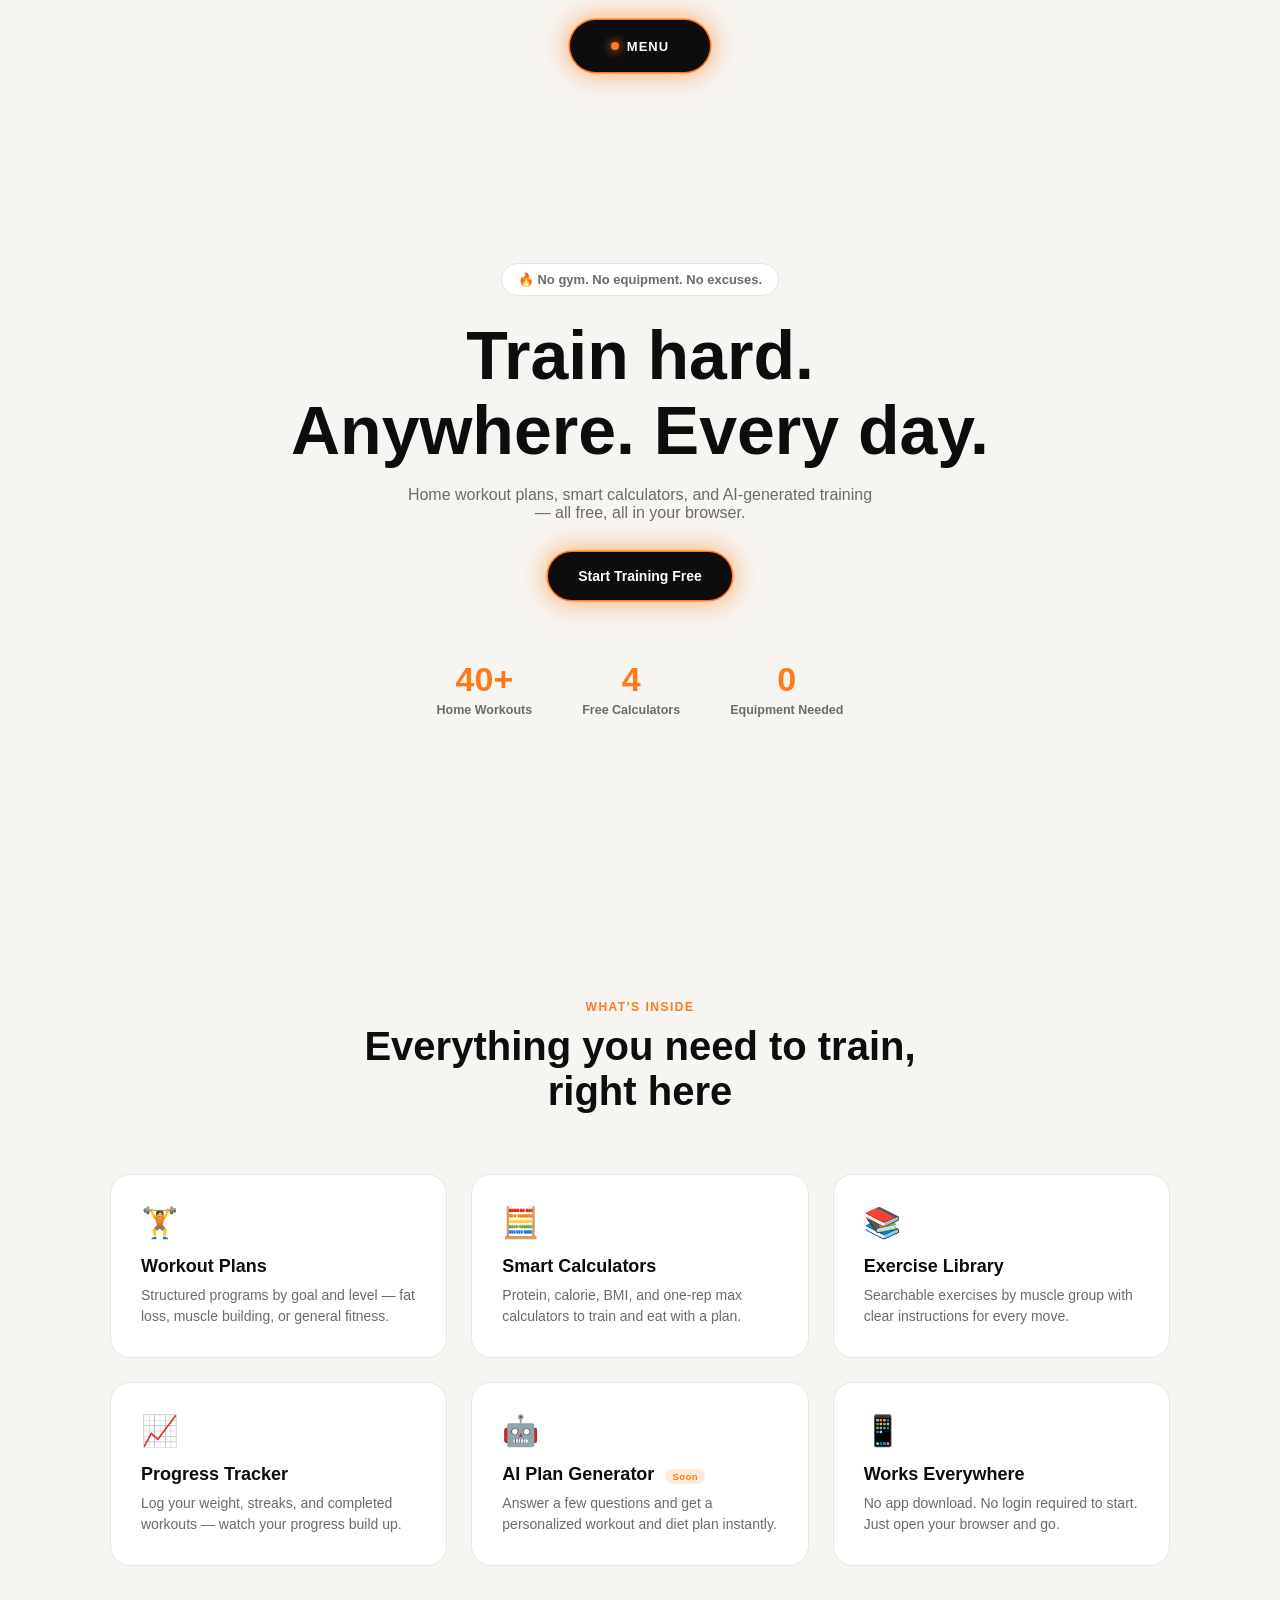
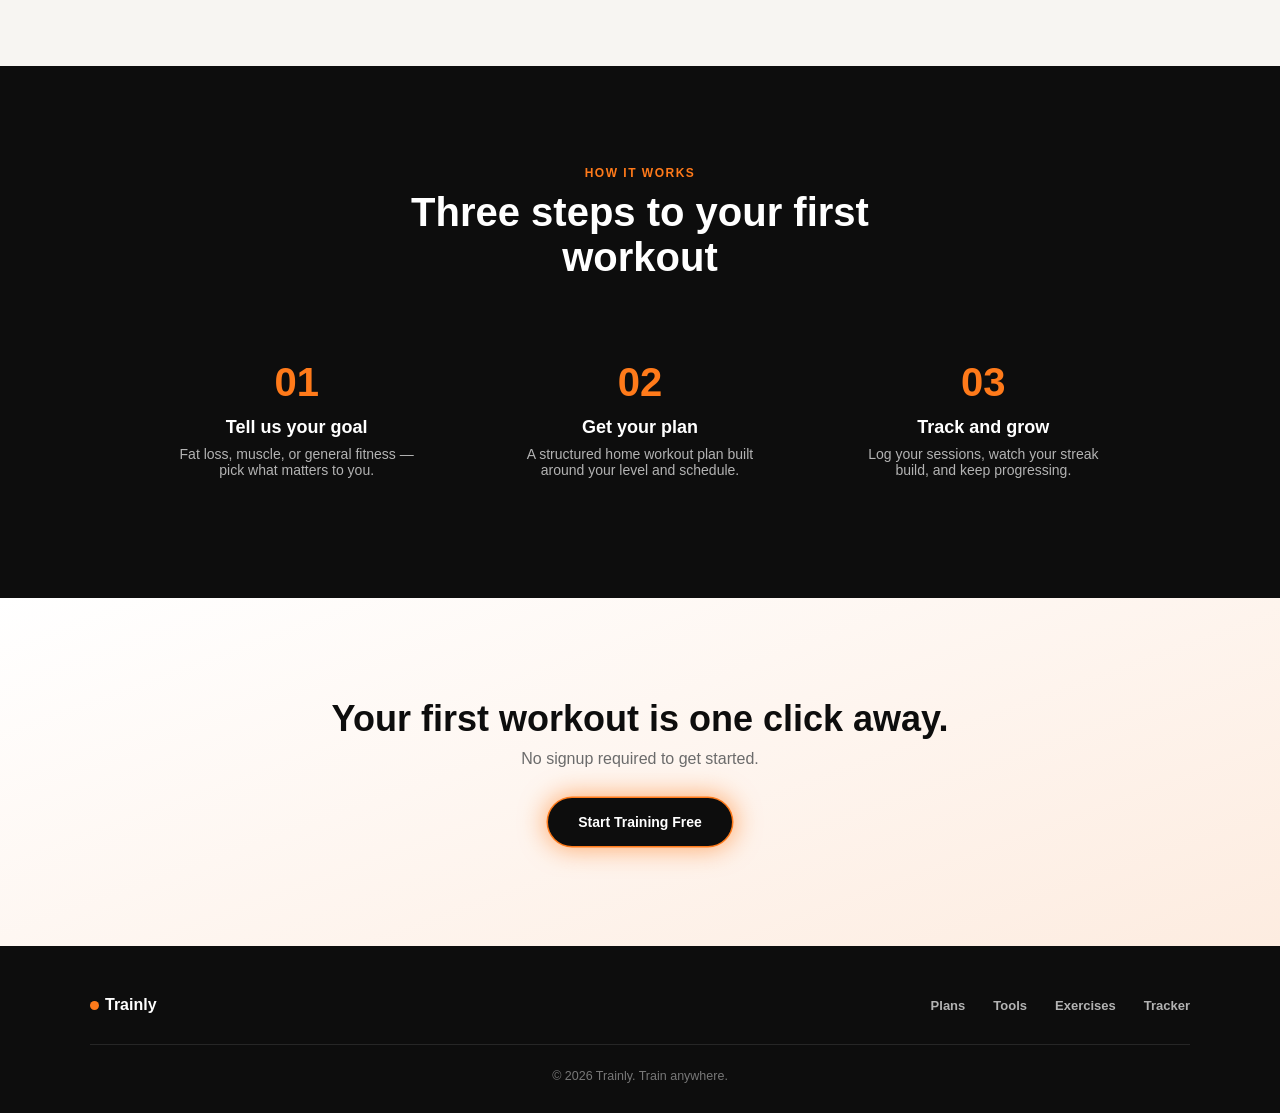
<file: index.html>
<!DOCTYPE html>
<html lang="en">
<head>
<meta charset="UTF-8">
<meta name="viewport" content="width=device-width, initial-scale=1.0">
<title>Trainly — Home Workout Trainer</title>
<link rel="stylesheet" href="style.css">
</head>
<body>

<!-- ===== NAVBAR (Dynamic Island style) ===== -->
<header class="nav-wrapper" id="navWrapper">
  <div class="nav-pill" id="navPill">

    <a href="index.html" class="nav-logo">
      <span class="logo-dot"></span> Trainly
    </a>

    <nav class="nav-links">
      <div class="nav-item" data-menu="plans">
        <span>PLANS</span>
        <svg class="chevron" width="10" height="6" viewBox="0 0 10 6"><path d="M1 1L5 5L9 1" stroke="currentColor" stroke-width="1.5" fill="none"/></svg>
      </div>
      <div class="nav-item" data-menu="tools">
        <span>TOOLS</span>
        <svg class="chevron" width="10" height="6" viewBox="0 0 10 6"><path d="M1 1L5 5L9 1" stroke="currentColor" stroke-width="1.5" fill="none"/></svg>
      </div>
      <div class="nav-item" data-menu="library">
        <span>EXERCISES</span>
        <svg class="chevron" width="10" height="6" viewBox="0 0 10 6"><path d="M1 1L5 5L9 1" stroke="currentColor" stroke-width="1.5" fill="none"/></svg>
      </div>
      <a href="tracker.html" class="nav-item">
        <span>TRACKER</span>
      </a>
    </nav>

    <a href="workout-player.html" class="nav-cta">START FREE →</a>

    <div class="nav-collapsed-label">
      <span class="pulse-dot"></span> MENU
    </div>

  </div>

  <div class="mega-menu" id="megaMenu">

    <div class="mega-panel" data-panel="plans">
      <div class="mega-head">
        <span class="mega-eyebrow">PLANS</span>
        <h2>Train anywhere, zero equipment needed</h2>
        <p>Structured home workout plans built around your goal and your schedule.</p>
      </div>
      <div class="mega-cols">
        <div class="mega-col">
          <h4>BY GOAL</h4>
          <a href="fatloss.html">🔥 Fat Loss</a>
          <a href="musclebuilding.html">💪 Muscle Building</a>
          <a href="generalfitness.html">⚡ General Fitness</a>
          <a href="flexibility.html">🧘 Flexibility & Mobility</a>
        </div>
        <div class="mega-col">
          <h4>MORE</h4>
          <a href="plans.html">📋 All Plans</a>
          <a href="workout-player.html">▶️ Guided Workout Player</a>
        </div>
        <div class="mega-col highlight-card">
          <span class="hc-tag">FEATURED PLAN</span>
          <div class="hc-number">30</div>
          <span class="hc-label">DAY FAT LOSS CHALLENGE</span>
          <a href="fatloss.html" class="hc-link">See Plan →</a>
        </div>
      </div>
    </div>

    <div class="mega-panel" data-panel="tools">
      <div class="mega-head">
        <span class="mega-eyebrow">TOOLS</span>
        <h2>Know your numbers</h2>
        <p>Free calculators to plan your training and nutrition properly.</p>
      </div>
      <div class="mega-cols">
        <div class="mega-col">
          <h4>CALCULATORS</h4>
          <a href="calculators.html#protein">🥩 Protein Calculator</a>
          <a href="calculators.html#tdee">🔥 Calorie / TDEE Calculator</a>
          <a href="calculators.html#bmi">⚖️ BMI Calculator</a>
          <a href="calculators.html#onerep">🏋️ One-Rep Max Calculator</a>
        </div>
        <div class="mega-col">
          <h4>AI POWERED</h4>
          <a href="#" class="soon-link">🤖 AI Plan Generator <span class="soon-tag">Soon</span></a>
          <a href="#" class="soon-link">📋 AI Diet Suggestions <span class="soon-tag">Soon</span></a>
        </div>
      </div>
    </div>

    <div class="mega-panel" data-panel="library">
      <div class="mega-head">
        <span class="mega-eyebrow">EXERCISES</span>
        <h2>Every move, explained</h2>
        <p>Searchable library of home exercises by muscle group.</p>
      </div>
      <div class="mega-cols">
        <div class="mega-col">
          <h4>MUSCLE GROUPS</h4>
          <a href="exercises.html#chest">Chest</a>
          <a href="exercises.html#back">Back</a>
          <a href="exercises.html#legs">Legs</a>
          <a href="exercises.html#arms">Arms</a>
          <a href="exercises.html#core">Core</a>
          <a href="exercises.html#fullbody">Full Body</a>
        </div>
      </div>
    </div>

  </div>
</header>

<!-- ===== HERO ===== -->
<main class="hero">
  <span class="hero-badge">🔥 No gym. No equipment. No excuses.</span>
  <h1>Train hard.<br>Anywhere. Every day.</h1>
  <p>Home workout plans, smart calculators, and AI-generated training — all free, all in your browser.</p>
  <a href="plans.html" class="hero-cta">Start Training Free</a>

  <div class="hero-stats">
    <div class="stat">
      <div class="stat-num">40+</div>
      <div class="stat-label">Home Workouts</div>
    </div>
    <div class="stat">
      <div class="stat-num">4</div>
      <div class="stat-label">Free Calculators</div>
    </div>
    <div class="stat">
      <div class="stat-num">0</div>
      <div class="stat-label">Equipment Needed</div>
    </div>
  </div>
</main>

<!-- ===== FEATURES ===== -->
<section class="features" id="features">
  <span class="section-eyebrow">WHAT'S INSIDE</span>
  <h2 class="section-title">Everything you need to train, right here</h2>

  <div class="feature-grid">
    <a href="plans.html" class="feature-card">
      <div class="feature-icon">🏋️</div>
      <h3>Workout Plans</h3>
      <p>Structured programs by goal and level — fat loss, muscle building, or general fitness.</p>
    </a>
    <a href="calculators.html" class="feature-card">
      <div class="feature-icon">🧮</div>
      <h3>Smart Calculators</h3>
      <p>Protein, calorie, BMI, and one-rep max calculators to train and eat with a plan.</p>
    </a>
    <a href="exercises.html" class="feature-card">
      <div class="feature-icon">📚</div>
      <h3>Exercise Library</h3>
      <p>Searchable exercises by muscle group with clear instructions for every move.</p>
    </a>
    <a href="tracker.html" class="feature-card">
      <div class="feature-icon">📈</div>
      <h3>Progress Tracker</h3>
      <p>Log your weight, streaks, and completed workouts — watch your progress build up.</p>
    </a>
    <div class="feature-card soon-link" style="cursor:pointer;">
      <div class="feature-icon">🤖</div>
      <h3>AI Plan Generator <span class="soon-tag">Soon</span></h3>
      <p>Answer a few questions and get a personalized workout and diet plan instantly.</p>
    </div>
    <div class="feature-card">
      <div class="feature-icon">📱</div>
      <h3>Works Everywhere</h3>
      <p>No app download. No login required to start. Just open your browser and go.</p>
    </div>
  </div>
</section>

<!-- ===== HOW IT WORKS ===== -->
<section class="how-it-works">
  <span class="section-eyebrow">HOW IT WORKS</span>
  <h2 class="section-title">Three steps to your first workout</h2>

  <div class="steps">
    <div class="step">
      <div class="step-num">01</div>
      <h3>Tell us your goal</h3>
      <p>Fat loss, muscle, or general fitness — pick what matters to you.</p>
    </div>
    <div class="step">
      <div class="step-num">02</div>
      <h3>Get your plan</h3>
      <p>A structured home workout plan built around your level and schedule.</p>
    </div>
    <div class="step">
      <div class="step-num">03</div>
      <h3>Track and grow</h3>
      <p>Log your sessions, watch your streak build, and keep progressing.</p>
    </div>
  </div>
</section>

<!-- ===== CTA BANNER ===== -->
<section class="cta-banner">
  <h2>Your first workout is one click away.</h2>
  <p>No signup required to get started.</p>
  <a href="plans.html" class="hero-cta">Start Training Free</a>
</section>

<!-- ===== FOOTER ===== -->
<footer class="footer">
  <div class="footer-top">
    <div class="footer-brand">
      <span class="logo-dot"></span> Trainly
    </div>
    <div class="footer-links">
      <a href="plans.html">Plans</a>
      <a href="calculators.html">Tools</a>
      <a href="exercises.html">Exercises</a>
      <a href="tracker.html">Tracker</a>
    </div>
  </div>
  <p class="footer-bottom">© 2026 Trainly. Train anywhere.</p>
</footer>

<script src="script.js"></script>
</body>
</html>
</file>
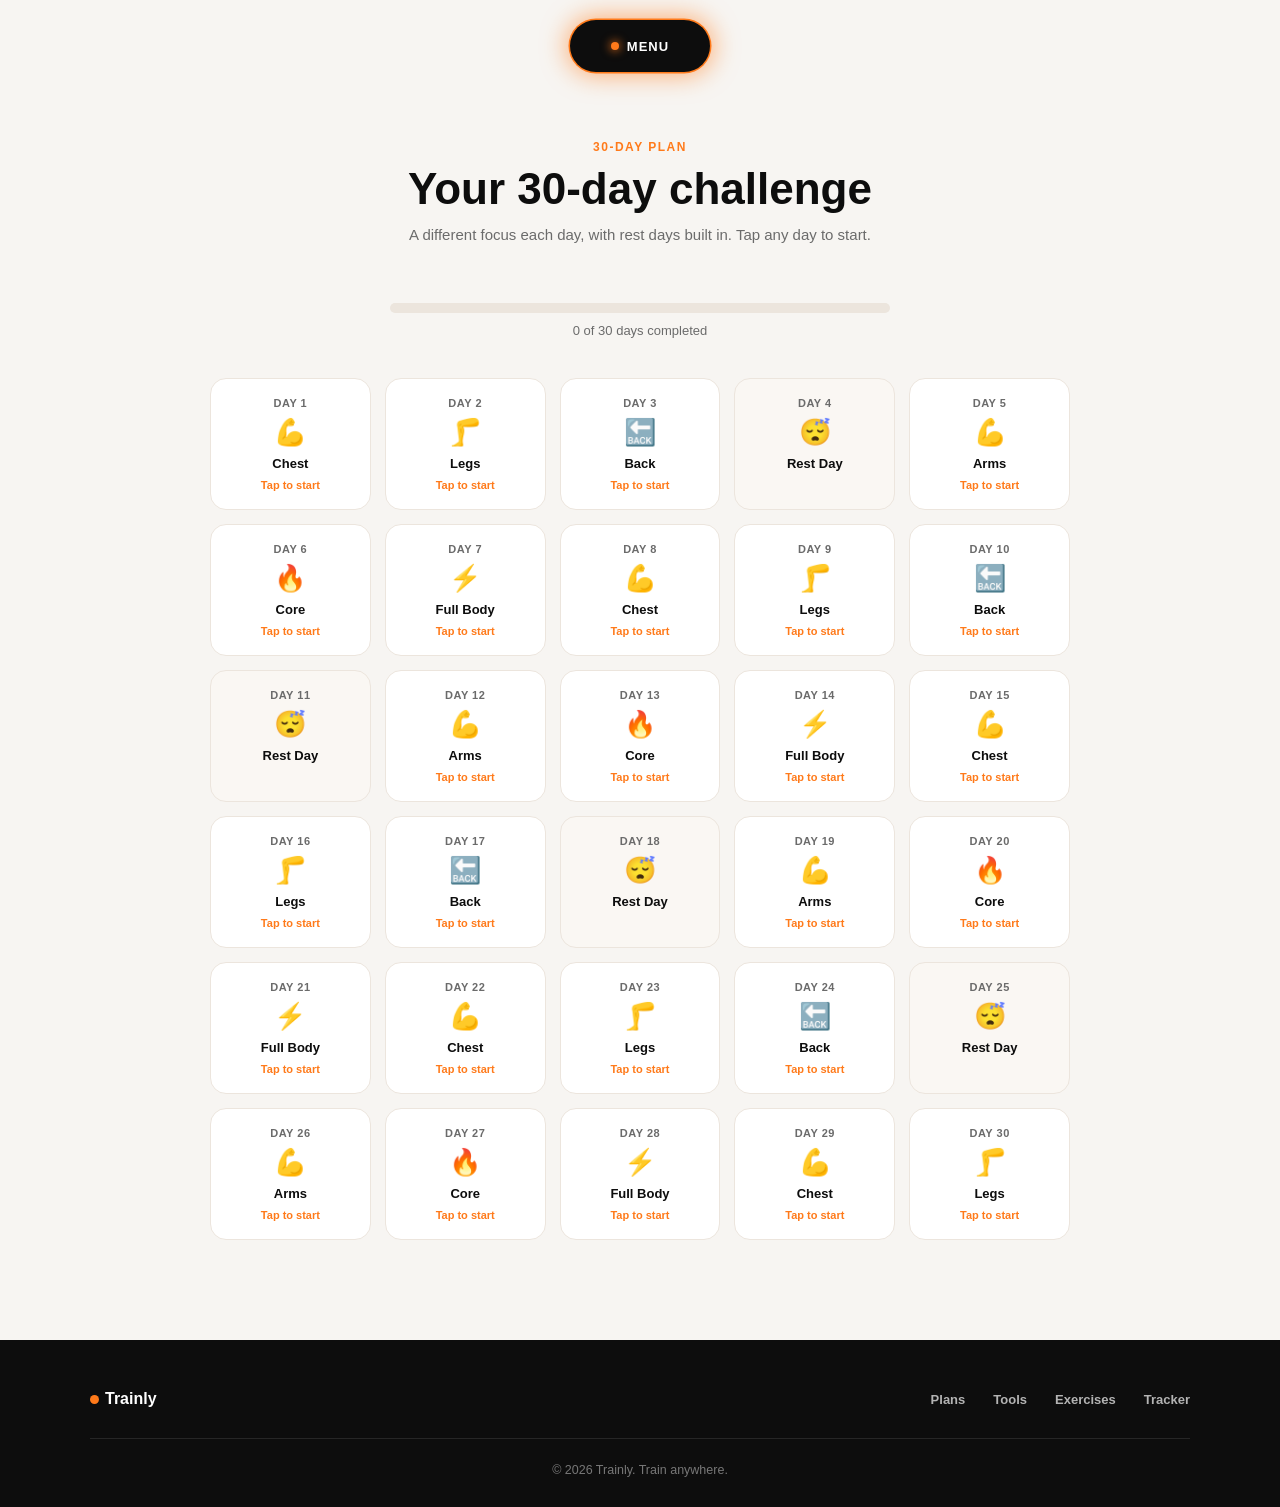
<file: 30-day-plan.html>
<!DOCTYPE html>
<html lang="en">
<head>
<meta charset="UTF-8">
<meta name="viewport" content="width=device-width, initial-scale=1.0">
<title>30-Day Plan — Trainly</title>
<link rel="stylesheet" href="style.css">
<style>
.thirty-day-summary { text-align:center; margin-bottom: 40px; }
.thirty-progress { width: 100%; max-width: 500px; height: 10px; background: #ece5dd; border-radius: 999px; overflow: hidden; margin: 16px auto 0; }
.thirty-progress-fill { height: 100%; background: var(--orange); width: 0%; transition: width .5s ease; }
.thirty-progress-label { font-size: 13px; color: var(--gray); margin-top: 10px; }

.day-grid { display: grid; grid-template-columns: repeat(auto-fill, minmax(150px, 1fr)); gap: 14px; }

.day-card {
  background: var(--white);
  border: 1px solid #ece5dd;
  border-radius: 16px;
  padding: 18px;
  text-align: center;
  transition: transform .2s ease, box-shadow .2s ease, border-color .2s ease;
  cursor: pointer;
}
.day-card:hover { transform: translateY(-4px); box-shadow: 0 14px 30px rgba(0,0,0,0.08); border-color: var(--orange); }

.day-card.rest-day { background: #faf7f3; cursor: default; }
.day-card.rest-day:hover { transform: none; box-shadow: none; border-color: #ece5dd; }

.day-card.completed { background: var(--black); border-color: var(--black); }
.day-card.completed .day-num, .day-card.completed .day-focus { color: var(--white); }
.day-card.completed .day-icon { color: var(--orange); }

.day-num { font-size: 11px; font-weight: 800; color: var(--gray); letter-spacing: 0.5px; }
.day-icon { font-size: 26px; margin: 8px 0; }
.day-focus { font-size: 13px; font-weight: 700; }
.day-check { font-size: 11px; margin-top: 8px; color: var(--orange); font-weight: 700; }
</style>
</head>
<body>

<!-- ===== NAVBAR (Dynamic Island style) ===== -->
<header class="nav-wrapper" id="navWrapper">
  <div class="nav-pill" id="navPill">

    <a href="index.html" class="nav-logo">
      <span class="logo-dot"></span> Trainly
    </a>

    <nav class="nav-links">
      <div class="nav-item" data-menu="plans">
        <span>PLANS</span>
        <svg class="chevron" width="10" height="6" viewBox="0 0 10 6"><path d="M1 1L5 5L9 1" stroke="currentColor" stroke-width="1.5" fill="none"/></svg>
      </div>
      <div class="nav-item" data-menu="tools">
        <span>TOOLS</span>
        <svg class="chevron" width="10" height="6" viewBox="0 0 10 6"><path d="M1 1L5 5L9 1" stroke="currentColor" stroke-width="1.5" fill="none"/></svg>
      </div>
      <div class="nav-item" data-menu="library">
        <span>EXERCISES</span>
        <svg class="chevron" width="10" height="6" viewBox="0 0 10 6"><path d="M1 1L5 5L9 1" stroke="currentColor" stroke-width="1.5" fill="none"/></svg>
      </div>
      <a href="tracker.html" class="nav-item">
        <span>TRACKER</span>
      </a>
    </nav>

    <a href="workout-player.html" class="nav-cta">START FREE →</a>

    <div class="nav-collapsed-label">
      <span class="pulse-dot"></span> MENU
    </div>

  </div>

  <div class="mega-menu" id="megaMenu">

    <div class="mega-panel" data-panel="plans">
      <div class="mega-head">
        <span class="mega-eyebrow">PLANS</span>
        <h2>Train anywhere, zero equipment needed</h2>
        <p>Structured home workout plans built around your goal and your schedule.</p>
      </div>
      <div class="mega-cols">
        <div class="mega-col">
          <h4>BY GOAL</h4>
          <a href="fatloss.html">🔥 Fat Loss</a>
          <a href="musclebuilding.html">💪 Muscle Building</a>
          <a href="generalfitness.html">⚡ General Fitness</a>
          <a href="flexibility.html">🧘 Flexibility & Mobility</a>
        </div>
        <div class="mega-col">
          <h4>MORE</h4>
          <a href="plans.html">📋 All Plans</a>
          <a href="workout-player.html">▶️ Guided Workout Player</a>
          <a href="30-day-plan.html">📅 30-Day Plan</a>
        </div>
        <div class="mega-col highlight-card">
          <span class="hc-tag">FEATURED PLAN</span>
          <div class="hc-number">30</div>
          <span class="hc-label">DAY FAT LOSS CHALLENGE</span>
          <a href="fatloss.html" class="hc-link">See Plan →</a>
        </div>
      </div>
    </div>

    <div class="mega-panel" data-panel="tools">
      <div class="mega-head">
        <span class="mega-eyebrow">TOOLS</span>
        <h2>Know your numbers</h2>
        <p>Free calculators to plan your training and nutrition properly.</p>
      </div>
      <div class="mega-cols">
        <div class="mega-col">
          <h4>CALCULATORS</h4>
          <a href="calculators.html#protein">🥩 Protein Calculator</a>
          <a href="calculators.html#tdee">🔥 Calorie / TDEE Calculator</a>
          <a href="calculators.html#bmi">⚖️ BMI Calculator</a>
          <a href="calculators.html#onerep">🏋️ One-Rep Max Calculator</a>
        </div>
        <div class="mega-col">
          <h4>AI POWERED</h4>
          <a href="#" class="soon-link">🤖 AI Plan Generator <span class="soon-tag">Soon</span></a>
          <a href="#" class="soon-link">📋 AI Diet Suggestions <span class="soon-tag">Soon</span></a>
        </div>
      </div>
    </div>

    <div class="mega-panel" data-panel="library">
      <div class="mega-head">
        <span class="mega-eyebrow">EXERCISES</span>
        <h2>Every move, explained</h2>
        <p>Searchable library of home exercises by muscle group.</p>
      </div>
      <div class="mega-cols">
        <div class="mega-col">
          <h4>MUSCLE GROUPS</h4>
          <a href="exercises.html#chest">Chest</a>
          <a href="exercises.html#back">Back</a>
          <a href="exercises.html#legs">Legs</a>
          <a href="exercises.html#arms">Arms</a>
          <a href="exercises.html#core">Core</a>
          <a href="exercises.html#fullbody">Full Body</a>
        </div>
      </div>
    </div>

  </div>
</header>

<main class="page-content" style="max-width: 900px;">
  <div class="page-hero">
    <span class="section-eyebrow">30-DAY PLAN</span>
    <h1>Your 30-day challenge</h1>
    <p>A different focus each day, with rest days built in. Tap any day to start.</p>
  </div>

  <div class="thirty-day-summary">
    <div class="thirty-progress"><div class="thirty-progress-fill" id="thirtyProgressFill"></div></div>
    <div class="thirty-progress-label" id="thirtyProgressLabel">0 of 30 days completed</div>
  </div>

  <div class="day-grid" id="dayGrid"></div>
</main>

<script>
const FOCUS_CONFIG = {
  chest: { label: 'Chest', icon: '💪', muscle: 'chest' },
  legs: { label: 'Legs', icon: '🦵', muscle: 'legs' },
  back: { label: 'Back', icon: '🔙', muscle: 'back' },
  arms: { label: 'Arms', icon: '💪', muscle: 'arms' },
  core: { label: 'Core', icon: '🔥', muscle: 'core' },
  fullbody: { label: 'Full Body', icon: '⚡', muscle: 'fullbody' },
  rest: { label: 'Rest Day', icon: '😴', muscle: null }
};

const CYCLE = ['chest', 'legs', 'back', 'rest', 'arms', 'core', 'fullbody'];

function loadPlanProgress() {
  return JSON.parse(localStorage.getItem('trainly30DayPlan') || '{"completedDays":[]}');
}

function savePlanProgress(data) {
  localStorage.setItem('trainly30DayPlan', JSON.stringify(data));
}

function toggleDay(dayNum) {
  const data = loadPlanProgress();
  const idx = data.completedDays.indexOf(dayNum);
  if (idx >= 0) {
    data.completedDays.splice(idx, 1);
  } else {
    data.completedDays.push(dayNum);
  }
  savePlanProgress(data);
  renderCalendar();
}

function renderCalendar() {
  const data = loadPlanProgress();
  const grid = document.getElementById('dayGrid');
  grid.innerHTML = '';

  for (let day = 1; day <= 30; day++) {
    const focusKey = CYCLE[(day - 1) % CYCLE.length];
    const focus = FOCUS_CONFIG[focusKey];
    const isCompleted = data.completedDays.includes(day);
    const isRest = focusKey === 'rest';

    const card = document.createElement('div');
    card.className = 'day-card' + (isRest ? ' rest-day' : '') + (isCompleted ? ' completed' : '');
    card.innerHTML = `
      <div class="day-num">DAY ${day}</div>
      <div class="day-icon">${focus.icon}</div>
      <div class="day-focus">${focus.label}</div>
      <div class="day-check">${isCompleted ? '✓ Done' : (isRest ? '' : 'Tap to start')}</div>
    `;

    if (!isRest) {
      card.addEventListener('click', () => {
        if (isCompleted) {
          toggleDay(day); // tapping a completed day un-marks it
        } else {
          window.location.href = `workout-player.html?muscle=${focus.muscle}`;
          // mark complete once they head into the workout
          const d = loadPlanProgress();
          if (!d.completedDays.includes(day)) {
            d.completedDays.push(day);
            savePlanProgress(d);
          }
        }
      });
    } else {
      card.addEventListener('click', () => toggleDay(day));
    }

    grid.appendChild(card);
  }

  const completedCount = data.completedDays.length;
  const pct = (completedCount / 30) * 100;
  document.getElementById('thirtyProgressFill').style.width = pct + '%';
  document.getElementById('thirtyProgressLabel').textContent = `${completedCount} of 30 days completed`;
}

renderCalendar();
</script>

<!-- ===== FOOTER ===== -->
<footer class="footer">
  <div class="footer-top">
    <div class="footer-brand">
      <span class="logo-dot"></span> Trainly
    </div>
    <div class="footer-links">
      <a href="plans.html">Plans</a>
      <a href="calculators.html">Tools</a>
      <a href="exercises.html">Exercises</a>
      <a href="tracker.html">Tracker</a>
    </div>
  </div>
  <p class="footer-bottom">© 2026 Trainly. Train anywhere.</p>
</footer>

<script src="script.js"></script>
</body>
</html>
</file>
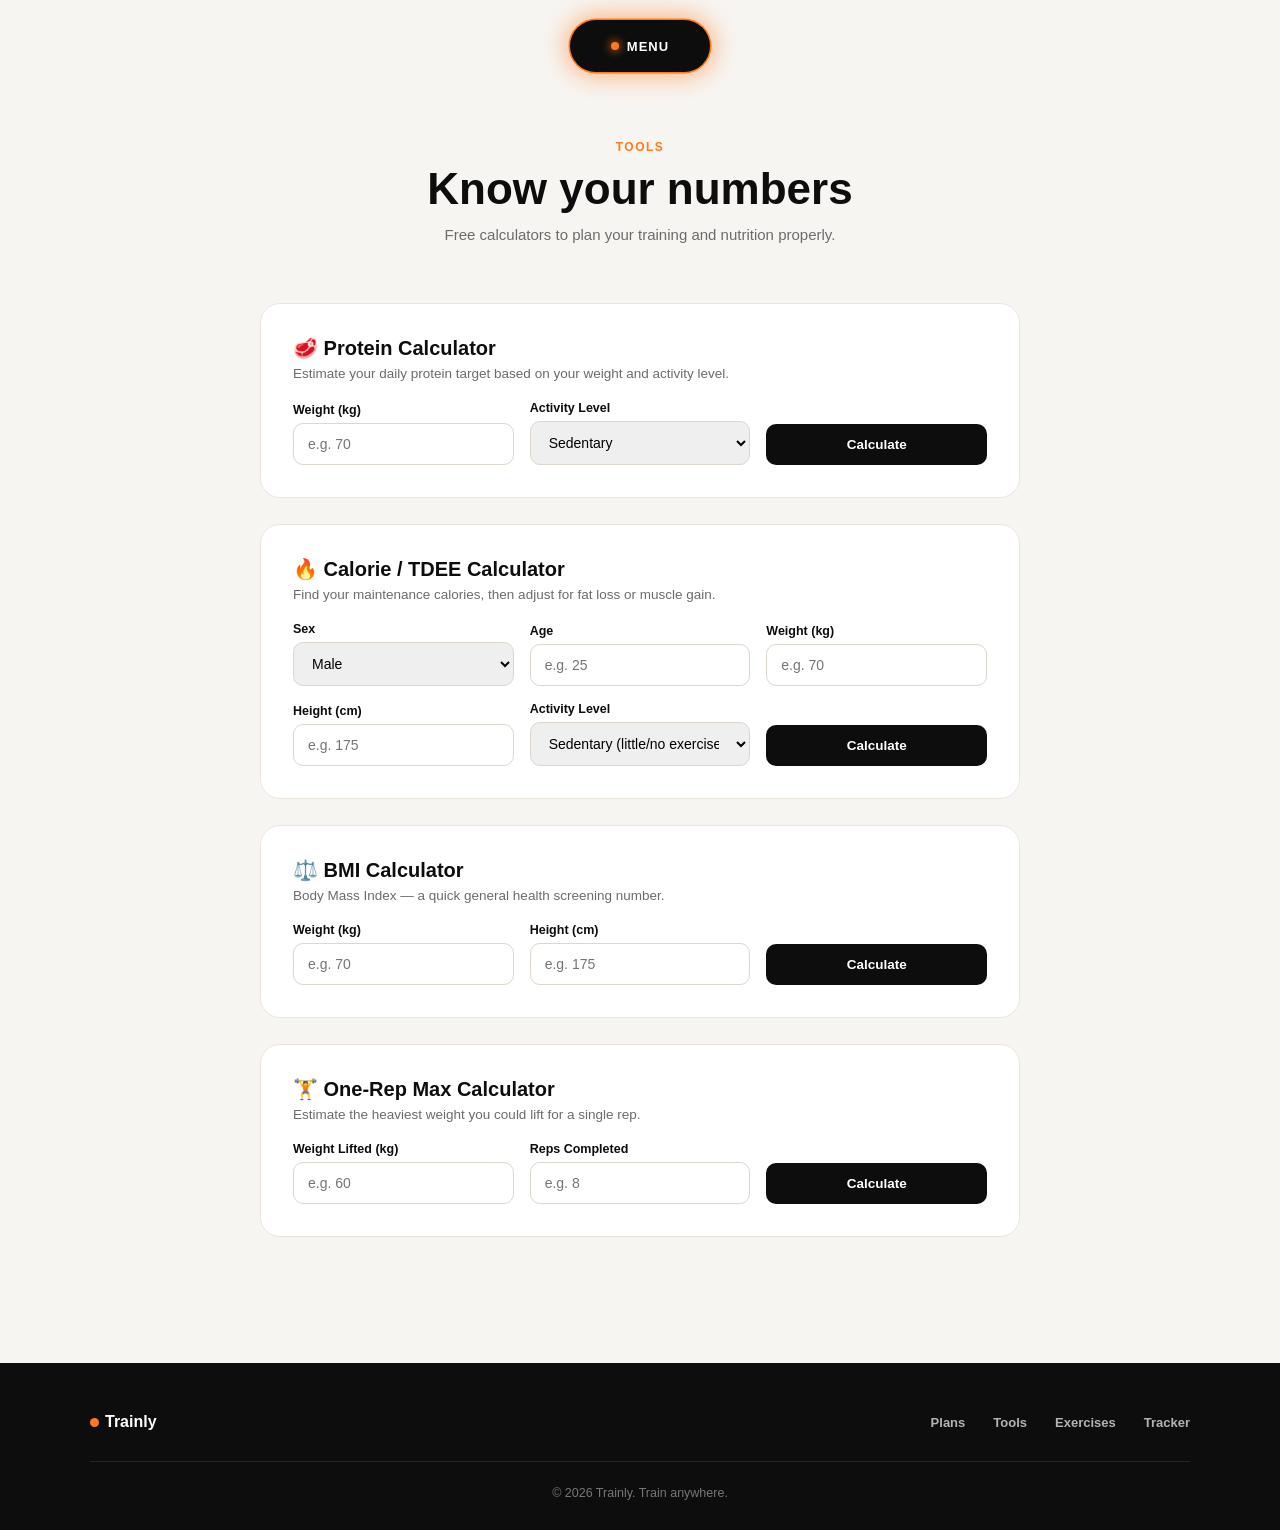
<file: calculators.html>
<!DOCTYPE html>
<html lang="en">
<head>
<meta charset="UTF-8">
<meta name="viewport" content="width=device-width, initial-scale=1.0">
<title>Calculators — Trainly</title>
<link rel="stylesheet" href="style.css">
</head>
<body>

<!-- ===== NAVBAR (Dynamic Island style) ===== -->
<header class="nav-wrapper" id="navWrapper">
  <div class="nav-pill" id="navPill">

    <a href="index.html" class="nav-logo">
      <span class="logo-dot"></span> Trainly
    </a>

    <nav class="nav-links">
      <div class="nav-item" data-menu="plans">
        <span>PLANS</span>
        <svg class="chevron" width="10" height="6" viewBox="0 0 10 6"><path d="M1 1L5 5L9 1" stroke="currentColor" stroke-width="1.5" fill="none"/></svg>
      </div>
      <div class="nav-item" data-menu="tools">
        <span>TOOLS</span>
        <svg class="chevron" width="10" height="6" viewBox="0 0 10 6"><path d="M1 1L5 5L9 1" stroke="currentColor" stroke-width="1.5" fill="none"/></svg>
      </div>
      <div class="nav-item" data-menu="library">
        <span>EXERCISES</span>
        <svg class="chevron" width="10" height="6" viewBox="0 0 10 6"><path d="M1 1L5 5L9 1" stroke="currentColor" stroke-width="1.5" fill="none"/></svg>
      </div>
      <a href="tracker.html" class="nav-item">
        <span>TRACKER</span>
      </a>
    </nav>

    <a href="workout-player.html" class="nav-cta">START FREE →</a>

    <div class="nav-collapsed-label">
      <span class="pulse-dot"></span> MENU
    </div>

  </div>

  <div class="mega-menu" id="megaMenu">

    <div class="mega-panel" data-panel="plans">
      <div class="mega-head">
        <span class="mega-eyebrow">PLANS</span>
        <h2>Train anywhere, zero equipment needed</h2>
        <p>Structured home workout plans built around your goal and your schedule.</p>
      </div>
      <div class="mega-cols">
        <div class="mega-col">
          <h4>BY GOAL</h4>
          <a href="fatloss.html">🔥 Fat Loss</a>
          <a href="musclebuilding.html">💪 Muscle Building</a>
          <a href="generalfitness.html">⚡ General Fitness</a>
          <a href="flexibility.html">🧘 Flexibility & Mobility</a>
        </div>
        <div class="mega-col">
          <h4>MORE</h4>
          <a href="plans.html">📋 All Plans</a>
          <a href="workout-player.html">▶️ Guided Workout Player</a>
        </div>
        <div class="mega-col highlight-card">
          <span class="hc-tag">FEATURED PLAN</span>
          <div class="hc-number">30</div>
          <span class="hc-label">DAY FAT LOSS CHALLENGE</span>
          <a href="fatloss.html" class="hc-link">See Plan →</a>
        </div>
      </div>
    </div>

    <div class="mega-panel" data-panel="tools">
      <div class="mega-head">
        <span class="mega-eyebrow">TOOLS</span>
        <h2>Know your numbers</h2>
        <p>Free calculators to plan your training and nutrition properly.</p>
      </div>
      <div class="mega-cols">
        <div class="mega-col">
          <h4>CALCULATORS</h4>
          <a href="calculators.html#protein">🥩 Protein Calculator</a>
          <a href="calculators.html#tdee">🔥 Calorie / TDEE Calculator</a>
          <a href="calculators.html#bmi">⚖️ BMI Calculator</a>
          <a href="calculators.html#onerep">🏋️ One-Rep Max Calculator</a>
        </div>
        <div class="mega-col">
          <h4>AI POWERED</h4>
          <a href="#" class="soon-link">🤖 AI Plan Generator <span class="soon-tag">Soon</span></a>
          <a href="#" class="soon-link">📋 AI Diet Suggestions <span class="soon-tag">Soon</span></a>
        </div>
      </div>
    </div>

    <div class="mega-panel" data-panel="library">
      <div class="mega-head">
        <span class="mega-eyebrow">EXERCISES</span>
        <h2>Every move, explained</h2>
        <p>Searchable library of home exercises by muscle group.</p>
      </div>
      <div class="mega-cols">
        <div class="mega-col">
          <h4>MUSCLE GROUPS</h4>
          <a href="exercises.html#chest">Chest</a>
          <a href="exercises.html#back">Back</a>
          <a href="exercises.html#legs">Legs</a>
          <a href="exercises.html#arms">Arms</a>
          <a href="exercises.html#core">Core</a>
          <a href="exercises.html#fullbody">Full Body</a>
        </div>
      </div>
    </div>

  </div>
</header>

<!-- ===== CALCULATORS PAGE CONTENT ===== -->
<main class="page-content">
  <div class="page-hero">
    <span class="section-eyebrow">TOOLS</span>
    <h1>Know your numbers</h1>
    <p>Free calculators to plan your training and nutrition properly.</p>
  </div>

  <!-- PROTEIN CALCULATOR -->
  <section class="calc-card" id="protein">
    <h2>🥩 Protein Calculator</h2>
    <p class="calc-desc">Estimate your daily protein target based on your weight and activity level.</p>
    <div class="calc-form">
      <label>Weight (kg)
        <input type="number" id="proteinWeight" placeholder="e.g. 70">
      </label>
      <label>Activity Level
        <select id="proteinActivity">
          <option value="1.2">Sedentary</option>
          <option value="1.6">Moderately Active</option>
          <option value="2.2">Very Active / Building Muscle</option>
        </select>
      </label>
      <button onclick="calcProtein()">Calculate</button>
    </div>
    <div class="calc-result" id="proteinResult"></div>
  </section>

  <!-- TDEE / CALORIE CALCULATOR -->
  <section class="calc-card" id="tdee">
    <h2>🔥 Calorie / TDEE Calculator</h2>
    <p class="calc-desc">Find your maintenance calories, then adjust for fat loss or muscle gain.</p>
    <div class="calc-form">
      <label>Sex
        <select id="tdeeSex">
          <option value="male">Male</option>
          <option value="female">Female</option>
        </select>
      </label>
      <label>Age
        <input type="number" id="tdeeAge" placeholder="e.g. 25">
      </label>
      <label>Weight (kg)
        <input type="number" id="tdeeWeight" placeholder="e.g. 70">
      </label>
      <label>Height (cm)
        <input type="number" id="tdeeHeight" placeholder="e.g. 175">
      </label>
      <label>Activity Level
        <select id="tdeeActivity">
          <option value="1.2">Sedentary (little/no exercise)</option>
          <option value="1.375">Light Exercise (1-3 days/week)</option>
          <option value="1.55">Moderate Exercise (3-5 days/week)</option>
          <option value="1.725">Heavy Exercise (6-7 days/week)</option>
          <option value="1.9">Athlete (2x/day)</option>
        </select>
      </label>
      <button onclick="calcTDEE()">Calculate</button>
    </div>
    <div class="calc-result" id="tdeeResult"></div>
  </section>

  <!-- BMI CALCULATOR -->
  <section class="calc-card" id="bmi">
    <h2>⚖️ BMI Calculator</h2>
    <p class="calc-desc">Body Mass Index — a quick general health screening number.</p>
    <div class="calc-form">
      <label>Weight (kg)
        <input type="number" id="bmiWeight" placeholder="e.g. 70">
      </label>
      <label>Height (cm)
        <input type="number" id="bmiHeight" placeholder="e.g. 175">
      </label>
      <button onclick="calcBMI()">Calculate</button>
    </div>
    <div class="calc-result" id="bmiResult"></div>
  </section>

  <!-- ONE REP MAX CALCULATOR -->
  <section class="calc-card" id="onerep">
    <h2>🏋️ One-Rep Max Calculator</h2>
    <p class="calc-desc">Estimate the heaviest weight you could lift for a single rep.</p>
    <div class="calc-form">
      <label>Weight Lifted (kg)
        <input type="number" id="ormWeight" placeholder="e.g. 60">
      </label>
      <label>Reps Completed
        <input type="number" id="ormReps" placeholder="e.g. 8">
      </label>
      <button onclick="calcORM()">Calculate</button>
    </div>
    <div class="calc-result" id="ormResult"></div>
  </section>

</main>

<script>
function calcProtein() {
  const w = parseFloat(document.getElementById('proteinWeight').value);
  const factor = parseFloat(document.getElementById('proteinActivity').value);
  const out = document.getElementById('proteinResult');
  if (!w || w <= 0) { out.innerHTML = '⚠️ Enter a valid weight.'; return; }
  const grams = (w * factor).toFixed(0);
  out.innerHTML = `<strong>${grams}g</strong> of protein per day is a good target for you.`;
}

function calcTDEE() {
  const sex = document.getElementById('tdeeSex').value;
  const age = parseFloat(document.getElementById('tdeeAge').value);
  const w = parseFloat(document.getElementById('tdeeWeight').value);
  const h = parseFloat(document.getElementById('tdeeHeight').value);
  const activity = parseFloat(document.getElementById('tdeeActivity').value);
  const out = document.getElementById('tdeeResult');
  if (!age || !w || !h) { out.innerHTML = '⚠️ Fill in all fields with valid numbers.'; return; }
  let bmr = sex === 'male'
    ? (10 * w) + (6.25 * h) - (5 * age) + 5
    : (10 * w) + (6.25 * h) - (5 * age) - 161;
  const tdee = bmr * activity;
  out.innerHTML = `
    Maintenance: <strong>${tdee.toFixed(0)} kcal/day</strong><br>
    Fat Loss: <strong>${(tdee - 500).toFixed(0)} kcal/day</strong><br>
    Muscle Gain: <strong>${(tdee + 300).toFixed(0)} kcal/day</strong>
  `;
}

function calcBMI() {
  const w = parseFloat(document.getElementById('bmiWeight').value);
  const h = parseFloat(document.getElementById('bmiHeight').value) / 100;
  const out = document.getElementById('bmiResult');
  if (!w || !h) { out.innerHTML = '⚠️ Enter valid weight and height.'; return; }
  const bmi = (w / (h * h)).toFixed(1);
  let category = '';
  if (bmi < 18.5) category = 'Underweight';
  else if (bmi < 25) category = 'Normal weight';
  else if (bmi < 30) category = 'Overweight';
  else category = 'Obese';
  out.innerHTML = `Your BMI is <strong>${bmi}</strong> — ${category}`;
}

function calcORM() {
  const w = parseFloat(document.getElementById('ormWeight').value);
  const r = parseFloat(document.getElementById('ormReps').value);
  const out = document.getElementById('ormResult');
  if (!w || !r) { out.innerHTML = '⚠️ Enter valid weight and reps.'; return; }
  const orm = (w * (1 + r / 30)).toFixed(1);
  out.innerHTML = `Estimated One-Rep Max: <strong>${orm} kg</strong>`;
}

// Auto-scroll to a calculator if the URL has a hash (e.g. calculators.html#bmi)
if (window.location.hash) {
  const el = document.querySelector(window.location.hash);
  if (el) setTimeout(() => el.scrollIntoView({behavior: 'smooth'}), 100);
}
</script>

<!-- ===== FOOTER ===== -->
<footer class="footer">
  <div class="footer-top">
    <div class="footer-brand">
      <span class="logo-dot"></span> Trainly
    </div>
    <div class="footer-links">
      <a href="plans.html">Plans</a>
      <a href="calculators.html">Tools</a>
      <a href="exercises.html">Exercises</a>
      <a href="tracker.html">Tracker</a>
    </div>
  </div>
  <p class="footer-bottom">© 2026 Trainly. Train anywhere.</p>
</footer>

<script src="script.js"></script>
</body>
</html>
</file>
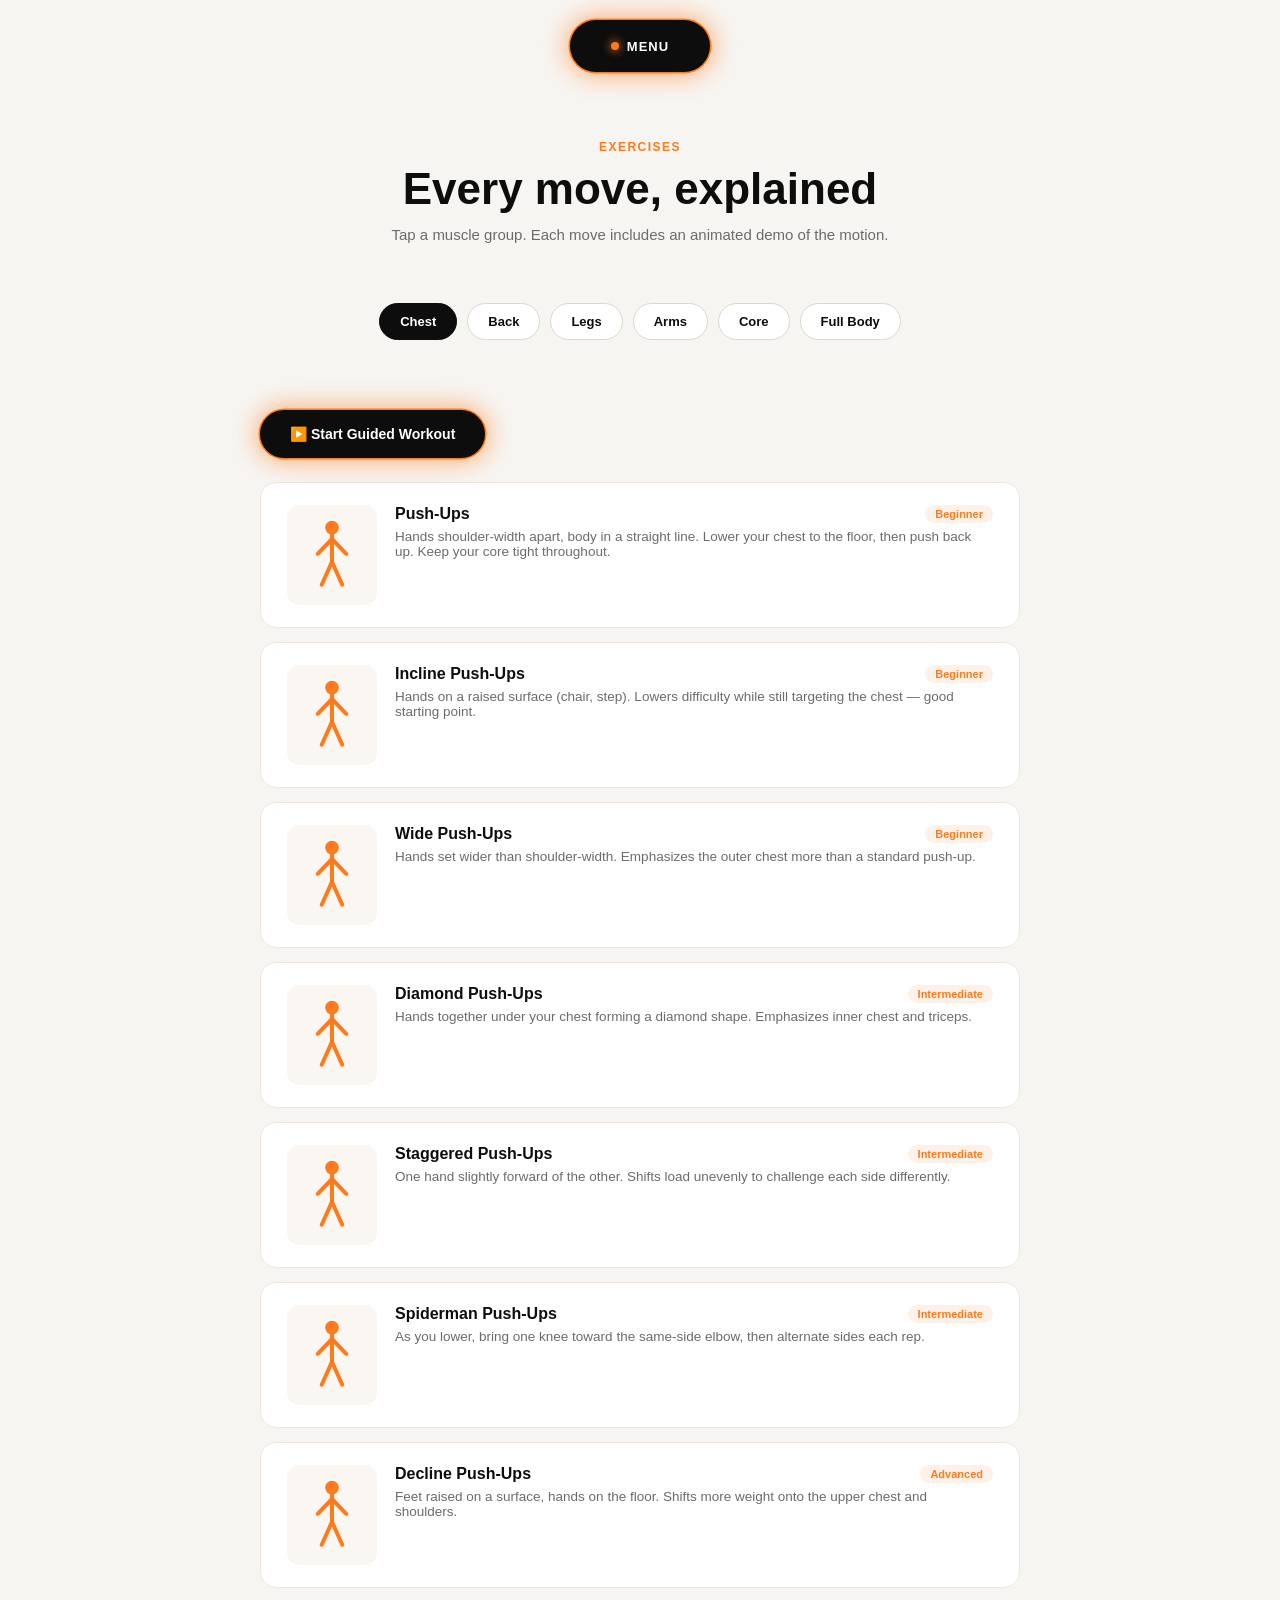
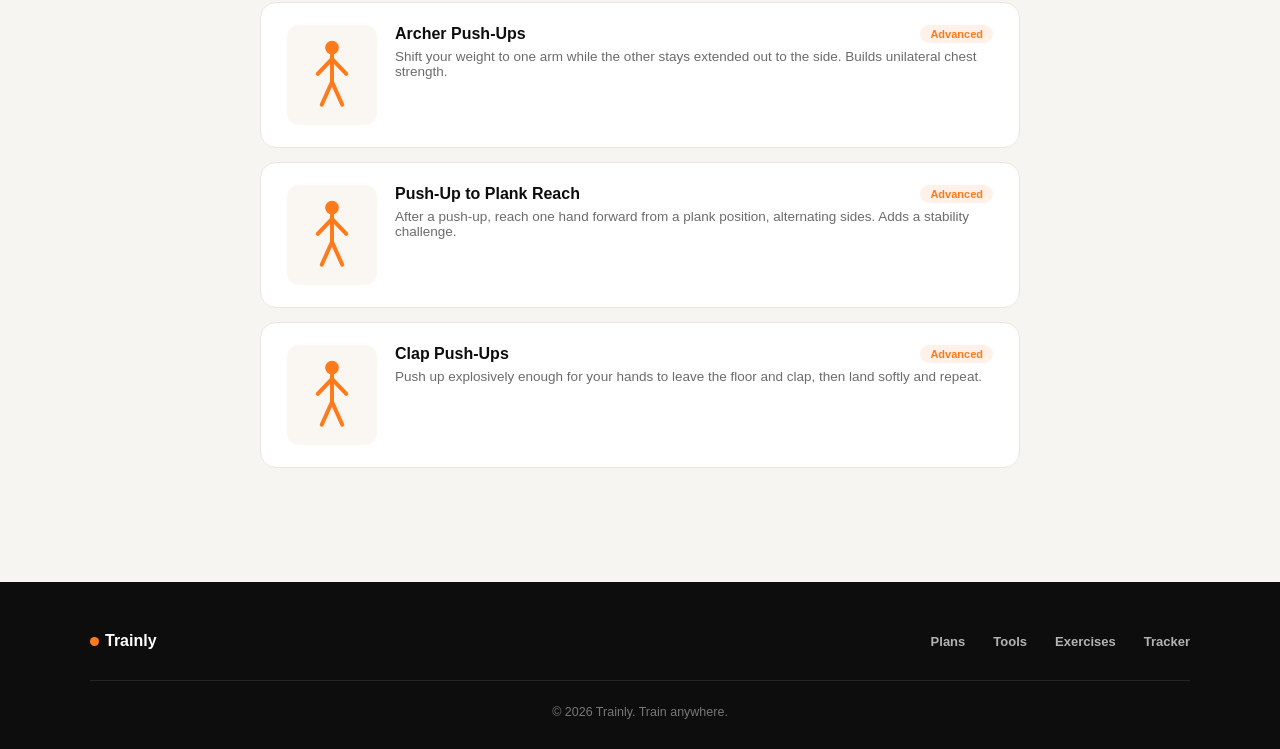
<file: exercises.html>
<!DOCTYPE html>
<html lang="en">
<head>
<meta charset="UTF-8">
<meta name="viewport" content="width=device-width, initial-scale=1.0">
<title>Exercise Library — Trainly</title>
<link rel="stylesheet" href="style.css">
</head>
<body>

<!-- ===== NAVBAR (Dynamic Island style) ===== -->
<header class="nav-wrapper" id="navWrapper">
  <div class="nav-pill" id="navPill">

    <a href="index.html" class="nav-logo">
      <span class="logo-dot"></span> Trainly
    </a>

    <nav class="nav-links">
      <div class="nav-item" data-menu="plans">
        <span>PLANS</span>
        <svg class="chevron" width="10" height="6" viewBox="0 0 10 6"><path d="M1 1L5 5L9 1" stroke="currentColor" stroke-width="1.5" fill="none"/></svg>
      </div>
      <div class="nav-item" data-menu="tools">
        <span>TOOLS</span>
        <svg class="chevron" width="10" height="6" viewBox="0 0 10 6"><path d="M1 1L5 5L9 1" stroke="currentColor" stroke-width="1.5" fill="none"/></svg>
      </div>
      <div class="nav-item" data-menu="library">
        <span>EXERCISES</span>
        <svg class="chevron" width="10" height="6" viewBox="0 0 10 6"><path d="M1 1L5 5L9 1" stroke="currentColor" stroke-width="1.5" fill="none"/></svg>
      </div>
      <a href="tracker.html" class="nav-item">
        <span>TRACKER</span>
      </a>
    </nav>

    <a href="workout-player.html" class="nav-cta">START FREE →</a>

    <div class="nav-collapsed-label">
      <span class="pulse-dot"></span> MENU
    </div>

  </div>

  <div class="mega-menu" id="megaMenu">

    <div class="mega-panel" data-panel="plans">
      <div class="mega-head">
        <span class="mega-eyebrow">PLANS</span>
        <h2>Train anywhere, zero equipment needed</h2>
        <p>Structured home workout plans built around your goal and your schedule.</p>
      </div>
      <div class="mega-cols">
        <div class="mega-col">
          <h4>BY GOAL</h4>
          <a href="fatloss.html">🔥 Fat Loss</a>
          <a href="musclebuilding.html">💪 Muscle Building</a>
          <a href="generalfitness.html">⚡ General Fitness</a>
          <a href="flexibility.html">🧘 Flexibility & Mobility</a>
        </div>
        <div class="mega-col">
          <h4>MORE</h4>
          <a href="plans.html">📋 All Plans</a>
          <a href="workout-player.html">▶️ Guided Workout Player</a>
        </div>
        <div class="mega-col highlight-card">
          <span class="hc-tag">FEATURED PLAN</span>
          <div class="hc-number">30</div>
          <span class="hc-label">DAY FAT LOSS CHALLENGE</span>
          <a href="fatloss.html" class="hc-link">See Plan →</a>
        </div>
      </div>
    </div>

    <div class="mega-panel" data-panel="tools">
      <div class="mega-head">
        <span class="mega-eyebrow">TOOLS</span>
        <h2>Know your numbers</h2>
        <p>Free calculators to plan your training and nutrition properly.</p>
      </div>
      <div class="mega-cols">
        <div class="mega-col">
          <h4>CALCULATORS</h4>
          <a href="calculators.html#protein">🥩 Protein Calculator</a>
          <a href="calculators.html#tdee">🔥 Calorie / TDEE Calculator</a>
          <a href="calculators.html#bmi">⚖️ BMI Calculator</a>
          <a href="calculators.html#onerep">🏋️ One-Rep Max Calculator</a>
        </div>
        <div class="mega-col">
          <h4>AI POWERED</h4>
          <a href="#" class="soon-link">🤖 AI Plan Generator <span class="soon-tag">Soon</span></a>
          <a href="#" class="soon-link">📋 AI Diet Suggestions <span class="soon-tag">Soon</span></a>
        </div>
      </div>
    </div>

    <div class="mega-panel" data-panel="library">
      <div class="mega-head">
        <span class="mega-eyebrow">EXERCISES</span>
        <h2>Every move, explained</h2>
        <p>Searchable library of home exercises by muscle group.</p>
      </div>
      <div class="mega-cols">
        <div class="mega-col">
          <h4>MUSCLE GROUPS</h4>
          <a href="exercises.html#chest">Chest</a>
          <a href="exercises.html#back">Back</a>
          <a href="exercises.html#legs">Legs</a>
          <a href="exercises.html#arms">Arms</a>
          <a href="exercises.html#core">Core</a>
          <a href="exercises.html#fullbody">Full Body</a>
        </div>
      </div>
    </div>

  </div>
</header>

<!-- ===== EXERCISE LIBRARY PAGE CONTENT ===== -->
<main class="page-content">
  <div class="page-hero">
    <span class="section-eyebrow">EXERCISES</span>
    <h1>Every move, explained</h1>
    <p>Tap a muscle group. Each move includes an animated demo of the motion.</p>
  </div>

  <div class="muscle-tabs">
    <div class="muscle-tab active" data-group="chest">Chest</div>
    <div class="muscle-tab" data-group="back">Back</div>
    <div class="muscle-tab" data-group="legs">Legs</div>
    <div class="muscle-tab" data-group="arms">Arms</div>
    <div class="muscle-tab" data-group="core">Core</div>
    <div class="muscle-tab" data-group="fullbody">Full Body</div>
  </div>

  <div class="exercise-group active" id="chest">
    <a href="workout-player.html?muscle=chest" class="hero-cta" style="display:inline-block; margin-bottom:24px;">▶️ Start Guided Workout</a>
    <div class="exercise-item" data-anim="pushup"><div class="exercise-demo"></div><div class="exercise-item-body"><h3>Push-Ups <span class="ex-level">Beginner</span></h3><p>Hands shoulder-width apart, body in a straight line. Lower your chest to the floor, then push back up. Keep your core tight throughout.</p></div></div>
    <div class="exercise-item" data-anim="pushup"><div class="exercise-demo"></div><div class="exercise-item-body"><h3>Incline Push-Ups <span class="ex-level">Beginner</span></h3><p>Hands on a raised surface (chair, step). Lowers difficulty while still targeting the chest — good starting point.</p></div></div>
    <div class="exercise-item" data-anim="pushup"><div class="exercise-demo"></div><div class="exercise-item-body"><h3>Wide Push-Ups <span class="ex-level">Beginner</span></h3><p>Hands set wider than shoulder-width. Emphasizes the outer chest more than a standard push-up.</p></div></div>
    <div class="exercise-item" data-anim="pushup"><div class="exercise-demo"></div><div class="exercise-item-body"><h3>Diamond Push-Ups <span class="ex-level">Intermediate</span></h3><p>Hands together under your chest forming a diamond shape. Emphasizes inner chest and triceps.</p></div></div>
    <div class="exercise-item" data-anim="pushup"><div class="exercise-demo"></div><div class="exercise-item-body"><h3>Staggered Push-Ups <span class="ex-level">Intermediate</span></h3><p>One hand slightly forward of the other. Shifts load unevenly to challenge each side differently.</p></div></div>
    <div class="exercise-item" data-anim="pushup"><div class="exercise-demo"></div><div class="exercise-item-body"><h3>Spiderman Push-Ups <span class="ex-level">Intermediate</span></h3><p>As you lower, bring one knee toward the same-side elbow, then alternate sides each rep.</p></div></div>
    <div class="exercise-item" data-anim="pushup"><div class="exercise-demo"></div><div class="exercise-item-body"><h3>Decline Push-Ups <span class="ex-level">Advanced</span></h3><p>Feet raised on a surface, hands on the floor. Shifts more weight onto the upper chest and shoulders.</p></div></div>
    <div class="exercise-item" data-anim="pushup"><div class="exercise-demo"></div><div class="exercise-item-body"><h3>Archer Push-Ups <span class="ex-level">Advanced</span></h3><p>Shift your weight to one arm while the other stays extended out to the side. Builds unilateral chest strength.</p></div></div>
    <div class="exercise-item" data-anim="pushup"><div class="exercise-demo"></div><div class="exercise-item-body"><h3>Push-Up to Plank Reach <span class="ex-level">Advanced</span></h3><p>After a push-up, reach one hand forward from a plank position, alternating sides. Adds a stability challenge.</p></div></div>
    <div class="exercise-item" data-anim="pushup"><div class="exercise-demo"></div><div class="exercise-item-body"><h3>Clap Push-Ups <span class="ex-level">Advanced</span></h3><p>Push up explosively enough for your hands to leave the floor and clap, then land softly and repeat.</p></div></div>
  </div>

  <div class="exercise-group" id="back">
    <a href="workout-player.html?muscle=back" class="hero-cta" style="display:inline-block; margin-bottom:24px;">▶️ Start Guided Workout</a>
    <div class="exercise-item" data-anim="raise"><div class="exercise-demo"></div><div class="exercise-item-body"><h3>Superman Hold <span class="ex-level">Beginner</span></h3><p>Lie face down, lift arms and legs off the ground simultaneously, hold briefly, then lower. Strengthens the lower back.</p></div></div>
    <div class="exercise-item" data-anim="raise"><div class="exercise-demo"></div><div class="exercise-item-body"><h3>Reverse Snow Angels <span class="ex-level">Beginner</span></h3><p>Lie face down, sweep arms from your sides up overhead and back, like a snow angel. Targets upper back and rear delts.</p></div></div>
    <div class="exercise-item" data-anim="raise"><div class="exercise-demo"></div><div class="exercise-item-body"><h3>Prone Y-Raises <span class="ex-level">Beginner</span></h3><p>Lie face down, arms extended in a Y shape, lift them slightly off the ground and hold.</p></div></div>
    <div class="exercise-item" data-anim="raise"><div class="exercise-demo"></div><div class="exercise-item-body"><h3>Prone Cobra <span class="ex-level">Beginner</span></h3><p>Lie face down, arms at your sides, lift your chest and squeeze your shoulder blades together, then lower.</p></div></div>
    <div class="exercise-item" data-anim="pull"><div class="exercise-demo"></div><div class="exercise-item-body"><h3>Towel Rows <span class="ex-level">Intermediate</span></h3><p>Loop a towel around a sturdy pole/door, lean back, and pull yourself toward it using your back muscles.</p></div></div>
    <div class="exercise-item" data-anim="pull"><div class="exercise-demo"></div><div class="exercise-item-body"><h3>Doorframe Rows <span class="ex-level">Intermediate</span></h3><p>Hold a doorframe edge, lean back with straight arms, then pull your chest toward the frame.</p></div></div>
    <div class="exercise-item" data-anim="pull"><div class="exercise-demo"></div><div class="exercise-item-body"><h3>Face Pulls (using a towel) <span class="ex-level">Intermediate</span></h3><p>Hold a towel with both hands, pull it toward your face while flaring your elbows out wide.</p></div></div>
    <div class="exercise-item" data-anim="pull"><div class="exercise-demo"></div><div class="exercise-item-body"><h3>Scapular Pulls <span class="ex-level">Intermediate</span></h3><p>From a hang or lean position, pull your shoulder blades together without bending the elbows.</p></div></div>
    <div class="exercise-item" data-anim="pull"><div class="exercise-demo"></div><div class="exercise-item-body"><h3>Pull-Ups (doorframe bar) <span class="ex-level">Advanced</span></h3><p>Using a doorframe pull-up bar, pull your chin above the bar with control, then lower slowly.</p></div></div>
    <div class="exercise-item" data-anim="pull"><div class="exercise-demo"></div><div class="exercise-item-body"><h3>Renegade Rows (using bottles) <span class="ex-level">Advanced</span></h3><p>From a plank holding two weighted bottles, row one up to your ribcage at a time while keeping your hips stable.</p></div></div>
  </div>

  <div class="exercise-group" id="legs">
    <a href="workout-player.html?muscle=legs" class="hero-cta" style="display:inline-block; margin-bottom:24px;">▶️ Start Guided Workout</a>
    <div class="exercise-item" data-anim="squat"><div class="exercise-demo"></div><div class="exercise-item-body"><h3>Bodyweight Squats <span class="ex-level">Beginner</span></h3><p>Feet shoulder-width apart, lower your hips back and down like sitting in a chair, then stand back up.</p></div></div>
    <div class="exercise-item" data-anim="lunge"><div class="exercise-demo"></div><div class="exercise-item-body"><h3>Lunges <span class="ex-level">Beginner</span></h3><p>Step forward, lower your back knee toward the floor, then push back to standing. Alternate legs.</p></div></div>
    <div class="exercise-item" data-anim="raise"><div class="exercise-demo"></div><div class="exercise-item-body"><h3>Glute Bridges <span class="ex-level">Beginner</span></h3><p>Lying on your back, knees bent, lift your hips toward the ceiling by squeezing your glutes, then lower.</p></div></div>
    <div class="exercise-item" data-anim="squat"><div class="exercise-demo"></div><div class="exercise-item-body"><h3>Calf Raises <span class="ex-level">Beginner</span></h3><p>Standing tall, rise up onto the balls of your feet, hold briefly, then lower with control.</p></div></div>
    <div class="exercise-item" data-anim="squat"><div class="exercise-demo"></div><div class="exercise-item-body"><h3>Wall Sit <span class="ex-level">Intermediate</span></h3><p>Back against a wall, slide down until your thighs are parallel to the floor, and hold the position.</p></div></div>
    <div class="exercise-item" data-anim="lunge"><div class="exercise-demo"></div><div class="exercise-item-body"><h3>Bulgarian Split Squats <span class="ex-level">Intermediate</span></h3><p>Rear foot elevated on a chair, lower your front knee until it's bent around 90 degrees, then push up.</p></div></div>
    <div class="exercise-item" data-anim="lunge"><div class="exercise-demo"></div><div class="exercise-item-body"><h3>Step-Ups <span class="ex-level">Intermediate</span></h3><p>Step fully onto a sturdy chair or step with one foot, drive up, then step back down. Alternate legs.</p></div></div>
    <div class="exercise-item" data-anim="squat"><div class="exercise-demo"></div><div class="exercise-item-body"><h3>Jump Squats <span class="ex-level">Advanced</span></h3><p>Perform a squat, then explode upward into a jump, landing softly back into the squat position.</p></div></div>
    <div class="exercise-item" data-anim="lunge"><div class="exercise-demo"></div><div class="exercise-item-body"><h3>Curtsy Lunges <span class="ex-level">Advanced</span></h3><p>Step one leg diagonally behind the other into a curtsy position, lower, then return to standing.</p></div></div>
    <div class="exercise-item" data-anim="lunge"><div class="exercise-demo"></div><div class="exercise-item-body"><h3>Single-Leg Deadlift <span class="ex-level">Advanced</span></h3><p>Balance on one leg, hinge forward at the hips while extending the other leg straight back, then return to standing.</p></div></div>
  </div>

  <div class="exercise-group" id="arms">
    <a href="workout-player.html?muscle=arms" class="hero-cta" style="display:inline-block; margin-bottom:24px;">▶️ Start Guided Workout</a>
    <div class="exercise-item" data-anim="dip"><div class="exercise-demo"></div><div class="exercise-item-body"><h3>Chair Dips <span class="ex-level">Beginner</span></h3><p>Hands on the edge of a sturdy chair, legs extended, lower your body by bending your elbows, then push back up. Targets triceps.</p></div></div>
    <div class="exercise-item" data-anim="pull"><div class="exercise-demo"></div><div class="exercise-item-body"><h3>Wall/Table Curls <span class="ex-level">Beginner</span></h3><p>Push against the underside of a sturdy table with your palms up as if curling, holding tension in the biceps.</p></div></div>
    <div class="exercise-item" data-anim="raise"><div class="exercise-demo"></div><div class="exercise-item-body"><h3>Arm Circles <span class="ex-level">Beginner</span></h3><p>Arms extended out to the sides, make small controlled circles forward, then reverse direction.</p></div></div>
    <div class="exercise-item" data-anim="pull"><div class="exercise-demo"></div><div class="exercise-item-body"><h3>Tricep Kickbacks (using a bottle) <span class="ex-level">Intermediate</span></h3><p>Hinge forward slightly, elbow bent at your side, extend your forearm straight back, then return.</p></div></div>
    <div class="exercise-item" data-anim="pull"><div class="exercise-demo"></div><div class="exercise-item-body"><h3>Concentration Curls (using a bottle) <span class="ex-level">Intermediate</span></h3><p>Elbow braced against your inner thigh, curl a weighted bottle up toward your shoulder with control.</p></div></div>
    <div class="exercise-item" data-anim="pull"><div class="exercise-demo"></div><div class="exercise-item-body"><h3>Zottman Curls (using a bottle) <span class="ex-level">Intermediate</span></h3><p>Curl a bottle up with palm facing up, then rotate your palm down and lower slowly for a different tension pattern.</p></div></div>
    <div class="exercise-item" data-anim="pushup"><div class="exercise-demo"></div><div class="exercise-item-body"><h3>Pike Push-Ups <span class="ex-level">Intermediate</span></h3><p>Hips raised high forming an inverted V, lower your head toward the floor, then push back up. Targets shoulders and triceps.</p></div></div>
    <div class="exercise-item" data-anim="plank"><div class="exercise-demo"></div><div class="exercise-item-body"><h3>Plank Shoulder Taps <span class="ex-level">Advanced</span></h3><p>From a plank, tap your opposite shoulder with each hand alternately while keeping your hips stable.</p></div></div>
    <div class="exercise-item" data-anim="plank"><div class="exercise-demo"></div><div class="exercise-item-body"><h3>Diamond Push-Up Hold <span class="ex-level">Advanced</span></h3><p>Hold the bottom position of a diamond push-up for time to build tricep endurance and strength.</p></div></div>
    <div class="exercise-item" data-anim="dip"><div class="exercise-demo"></div><div class="exercise-item-body"><h3>Tricep Dips Off Floor <span class="ex-level">Advanced</span></h3><p>Hands behind you on the floor, legs extended, lower your hips toward the ground bending your elbows, then push back up.</p></div></div>
  </div>

  <div class="exercise-group" id="core">
    <a href="workout-player.html?muscle=core" class="hero-cta" style="display:inline-block; margin-bottom:24px;">▶️ Start Guided Workout</a>
    <div class="exercise-item" data-anim="plank"><div class="exercise-demo"></div><div class="exercise-item-body"><h3>Plank <span class="ex-level">Beginner</span></h3><p>Forearms and toes on the ground, body in a straight line. Hold, keeping your hips level and core braced.</p></div></div>
    <div class="exercise-item" data-anim="twist"><div class="exercise-demo"></div><div class="exercise-item-body"><h3>Dead Bug <span class="ex-level">Beginner</span></h3><p>Lying on your back, extend opposite arm and leg slowly while keeping your lower back pressed to the floor.</p></div></div>
    <div class="exercise-item" data-anim="plank"><div class="exercise-demo"></div><div class="exercise-item-body"><h3>Side Plank <span class="ex-level">Beginner</span></h3><p>Balance on one forearm and the side of one foot, body in a straight line, hips lifted. Hold, then switch sides.</p></div></div>
    <div class="exercise-item" data-anim="raise"><div class="exercise-demo"></div><div class="exercise-item-body"><h3>Flutter Kicks <span class="ex-level">Beginner</span></h3><p>Lying on your back, legs straight, alternate small up-and-down kicks a few inches off the floor.</p></div></div>
    <div class="exercise-item" data-anim="twist"><div class="exercise-demo"></div><div class="exercise-item-body"><h3>Bicycle Crunches <span class="ex-level">Intermediate</span></h3><p>Lying on your back, alternate bringing elbow to opposite knee in a pedaling motion.</p></div></div>
    <div class="exercise-item" data-anim="twist"><div class="exercise-demo"></div><div class="exercise-item-body"><h3>Russian Twists <span class="ex-level">Intermediate</span></h3><p>Sit with knees bent, lean back slightly, and rotate your torso side to side, tapping the floor each time.</p></div></div>
    <div class="exercise-item" data-anim="jump"><div class="exercise-demo"></div><div class="exercise-item-body"><h3>Plank Jacks <span class="ex-level">Intermediate</span></h3><p>From a plank, jump your feet out wide and back together, keeping your hips stable throughout.</p></div></div>
    <div class="exercise-item" data-anim="raise"><div class="exercise-demo"></div><div class="exercise-item-body"><h3>Leg Raises <span class="ex-level">Intermediate</span></h3><p>Lying on your back, legs straight, lift them toward the ceiling, then lower without touching the floor.</p></div></div>
    <div class="exercise-item" data-anim="plank"><div class="exercise-demo"></div><div class="exercise-item-body"><h3>Hollow Body Hold <span class="ex-level">Advanced</span></h3><p>Lying on your back, lift shoulders and legs off the ground into a curved "hollow" shape, and hold.</p></div></div>
    <div class="exercise-item" data-anim="twist"><div class="exercise-demo"></div><div class="exercise-item-body"><h3>V-Ups <span class="ex-level">Advanced</span></h3><p>Lying flat, simultaneously lift your legs and torso to touch your toes, forming a V shape, then lower.</p></div></div>
  </div>

  <div class="exercise-group" id="fullbody">
    <a href="workout-player.html?muscle=fullbody" class="hero-cta" style="display:inline-block; margin-bottom:24px;">▶️ Start Guided Workout</a>
    <div class="exercise-item" data-anim="jump"><div class="exercise-demo"></div><div class="exercise-item-body"><h3>Burpees <span class="ex-level">Intermediate</span></h3><p>Drop into a squat, kick back into a plank, do a push-up, jump feet back in, then jump up. Full-body conditioning.</p></div></div>
    <div class="exercise-item" data-anim="crawl"><div class="exercise-demo"></div><div class="exercise-item-body"><h3>Mountain Climbers <span class="ex-level">Beginner</span></h3><p>In a plank position, drive knees toward your chest alternately at a quick pace.</p></div></div>
    <div class="exercise-item" data-anim="jump"><div class="exercise-demo"></div><div class="exercise-item-body"><h3>Jumping Jacks <span class="ex-level">Beginner</span></h3><p>Jump feet out while raising arms overhead, then jump back to start. Great warm-up or cardio finisher.</p></div></div>
    <div class="exercise-item" data-anim="jump"><div class="exercise-demo"></div><div class="exercise-item-body"><h3>High Knees <span class="ex-level">Beginner</span></h3><p>Jog in place, driving your knees up toward your chest as quickly as you can with control.</p></div></div>
    <div class="exercise-item" data-anim="crawl"><div class="exercise-demo"></div><div class="exercise-item-body"><h3>Bear Crawl <span class="ex-level">Advanced</span></h3><p>On hands and feet, knees hovering just above the ground, crawl forward and backward with control.</p></div></div>
    <div class="exercise-item" data-anim="crawl"><div class="exercise-demo"></div><div class="exercise-item-body"><h3>Inchworms <span class="ex-level">Intermediate</span></h3><p>Bend and walk your hands forward to a plank, then walk your feet up to meet your hands, and repeat.</p></div></div>
    <div class="exercise-item" data-anim="jump"><div class="exercise-demo"></div><div class="exercise-item-body"><h3>Skater Jumps <span class="ex-level">Advanced</span></h3><p>Leap sideways from one foot to the other in a skating motion, landing softly each time.</p></div></div>
    <div class="exercise-item" data-anim="squat"><div class="exercise-demo"></div><div class="exercise-item-body"><h3>Squat to Press (using bottles) <span class="ex-level">Advanced</span></h3><p>Perform a squat, then as you stand, press two weighted bottles overhead.</p></div></div>
    <div class="exercise-item" data-anim="jump"><div class="exercise-demo"></div><div class="exercise-item-body"><h3>Squat Thrusts <span class="ex-level">Intermediate</span></h3><p>Drop into a squat, kick both feet back into a plank, then jump them back in and stand — like a burpee without the jump or push-up.</p></div></div>
    <div class="exercise-item" data-anim="jump"><div class="exercise-demo"></div><div class="exercise-item-body"><h3>Star Jumps <span class="ex-level">Advanced</span></h3><p>Drop into a quarter squat, then explode upward spreading arms and legs into a star shape before landing.</p></div></div>
  </div>

</main>

<script>
function stickFigureSVG() {
  return `<svg class="stick-figure" viewBox="0 0 120 140" xmlns="http://www.w3.org/2000/svg">
    <g class="sf-torso-group">
      <circle class="sf-head" cx="60" cy="22" r="12"></circle>
      <line x1="60" y1="34" x2="60" y2="82"></line>
      <g class="sf-arm-left" style="transform-box:fill-box; transform-origin:0px 8px;">
        <line x1="60" y1="42" x2="35" y2="68"></line>
      </g>
      <g class="sf-arm-right" style="transform-box:fill-box; transform-origin:0px 8px;">
        <line x1="60" y1="42" x2="85" y2="68"></line>
      </g>
    </g>
    <g class="sf-leg-left" style="transform-box:fill-box; transform-origin:0px 0px;">
      <line x1="60" y1="82" x2="42" y2="122"></line>
    </g>
    <g class="sf-leg-right" style="transform-box:fill-box; transform-origin:0px 0px;">
      <line x1="60" y1="82" x2="78" y2="122"></line>
    </g>
  </svg>`;
}

document.querySelectorAll('.exercise-item').forEach(item => {
  const demo = item.querySelector('.exercise-demo');
  const animType = item.dataset.anim || 'plank';
  demo.innerHTML = stickFigureSVG();
  demo.querySelector('.stick-figure').classList.add('anim-' + animType);
});

document.querySelectorAll('.muscle-tab').forEach(tab => {
  tab.addEventListener('click', () => {
    document.querySelectorAll('.muscle-tab').forEach(t => t.classList.remove('active'));
    document.querySelectorAll('.exercise-group').forEach(g => g.classList.remove('active'));
    tab.classList.add('active');
    document.getElementById(tab.dataset.group).classList.add('active');
  });
});

// If URL has a hash like exercises.html#back, switch to that tab on load
if (window.location.hash) {
  const groupId = window.location.hash.substring(1);
  const tab = document.querySelector(`.muscle-tab[data-group="${groupId}"]`);
  if (tab) tab.click();
}
</script>

<!-- ===== FOOTER ===== -->
<footer class="footer">
  <div class="footer-top">
    <div class="footer-brand">
      <span class="logo-dot"></span> Trainly
    </div>
    <div class="footer-links">
      <a href="plans.html">Plans</a>
      <a href="calculators.html">Tools</a>
      <a href="exercises.html">Exercises</a>
      <a href="tracker.html">Tracker</a>
    </div>
  </div>
  <p class="footer-bottom">© 2026 Trainly. Train anywhere.</p>
</footer>

<script src="script.js"></script>
</body>
</html>
</file>
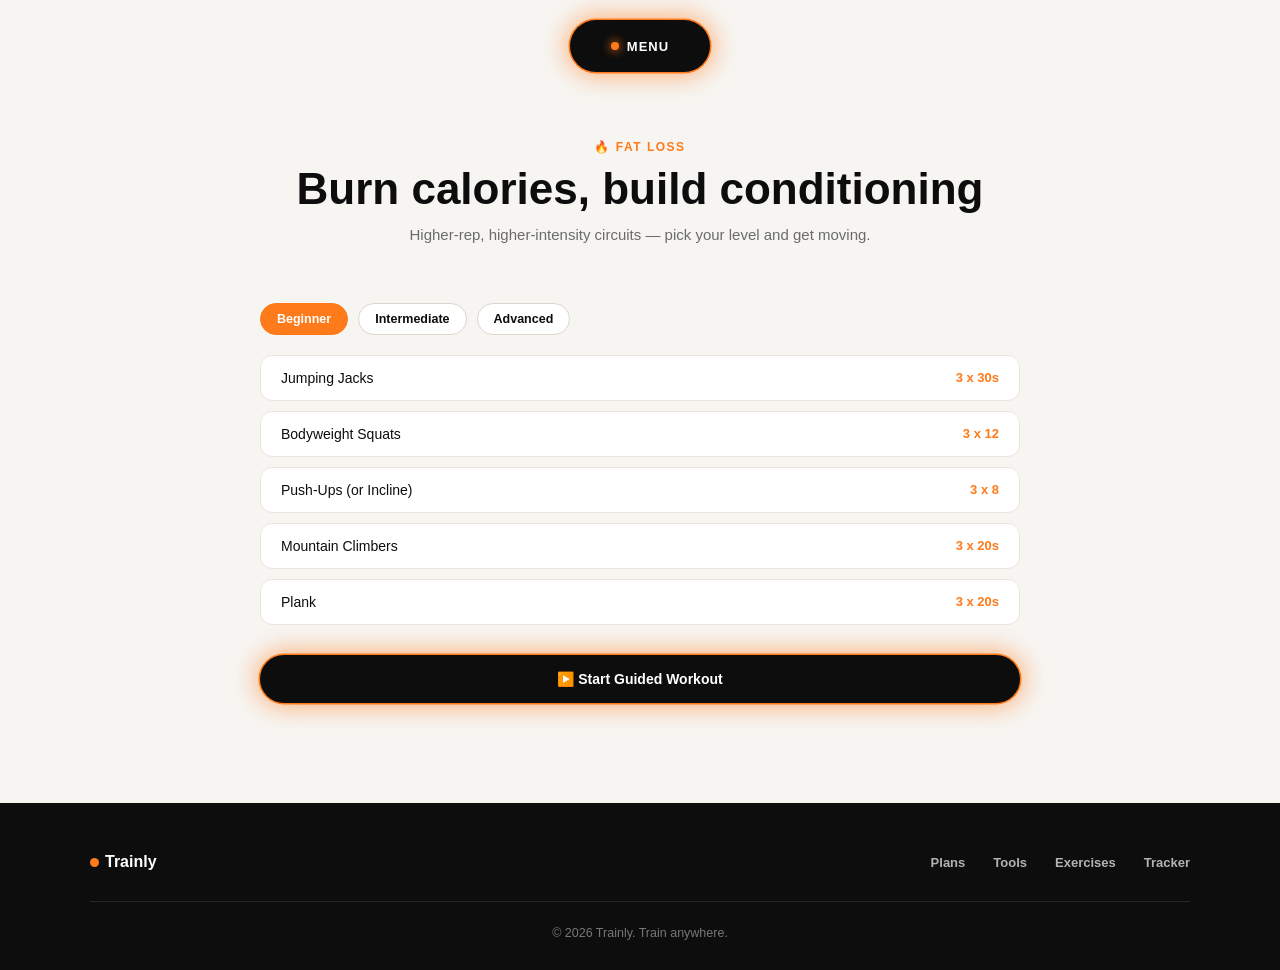
<file: fatloss.html>
<!DOCTYPE html>
<html lang="en">
<head>
<meta charset="UTF-8">
<meta name="viewport" content="width=device-width, initial-scale=1.0">
<title>Fat Loss Plan — Trainly</title>
<link rel="stylesheet" href="style.css">
</head>
<body>

<!-- ===== NAVBAR (Dynamic Island style) ===== -->
<header class="nav-wrapper" id="navWrapper">
  <div class="nav-pill" id="navPill">

    <a href="index.html" class="nav-logo">
      <span class="logo-dot"></span> Trainly
    </a>

    <nav class="nav-links">
      <div class="nav-item" data-menu="plans">
        <span>PLANS</span>
        <svg class="chevron" width="10" height="6" viewBox="0 0 10 6"><path d="M1 1L5 5L9 1" stroke="currentColor" stroke-width="1.5" fill="none"/></svg>
      </div>
      <div class="nav-item" data-menu="tools">
        <span>TOOLS</span>
        <svg class="chevron" width="10" height="6" viewBox="0 0 10 6"><path d="M1 1L5 5L9 1" stroke="currentColor" stroke-width="1.5" fill="none"/></svg>
      </div>
      <div class="nav-item" data-menu="library">
        <span>EXERCISES</span>
        <svg class="chevron" width="10" height="6" viewBox="0 0 10 6"><path d="M1 1L5 5L9 1" stroke="currentColor" stroke-width="1.5" fill="none"/></svg>
      </div>
      <a href="tracker.html" class="nav-item">
        <span>TRACKER</span>
      </a>
    </nav>

    <a href="workout-player.html" class="nav-cta">START FREE →</a>

    <div class="nav-collapsed-label">
      <span class="pulse-dot"></span> MENU
    </div>

  </div>

  <div class="mega-menu" id="megaMenu">

    <div class="mega-panel" data-panel="plans">
      <div class="mega-head">
        <span class="mega-eyebrow">PLANS</span>
        <h2>Train anywhere, zero equipment needed</h2>
        <p>Structured home workout plans built around your goal and your schedule.</p>
      </div>
      <div class="mega-cols">
        <div class="mega-col">
          <h4>BY GOAL</h4>
          <a href="fatloss.html">🔥 Fat Loss</a>
          <a href="musclebuilding.html">💪 Muscle Building</a>
          <a href="generalfitness.html">⚡ General Fitness</a>
          <a href="flexibility.html">🧘 Flexibility & Mobility</a>
        </div>
        <div class="mega-col">
          <h4>MORE</h4>
          <a href="plans.html">📋 All Plans</a>
          <a href="workout-player.html">▶️ Guided Workout Player</a>
        </div>
        <div class="mega-col highlight-card">
          <span class="hc-tag">FEATURED PLAN</span>
          <div class="hc-number">30</div>
          <span class="hc-label">DAY FAT LOSS CHALLENGE</span>
          <a href="fatloss.html" class="hc-link">See Plan →</a>
        </div>
      </div>
    </div>

    <div class="mega-panel" data-panel="tools">
      <div class="mega-head">
        <span class="mega-eyebrow">TOOLS</span>
        <h2>Know your numbers</h2>
        <p>Free calculators to plan your training and nutrition properly.</p>
      </div>
      <div class="mega-cols">
        <div class="mega-col">
          <h4>CALCULATORS</h4>
          <a href="calculators.html#protein">🥩 Protein Calculator</a>
          <a href="calculators.html#tdee">🔥 Calorie / TDEE Calculator</a>
          <a href="calculators.html#bmi">⚖️ BMI Calculator</a>
          <a href="calculators.html#onerep">🏋️ One-Rep Max Calculator</a>
        </div>
        <div class="mega-col">
          <h4>AI POWERED</h4>
          <a href="#" class="soon-link">🤖 AI Plan Generator <span class="soon-tag">Soon</span></a>
          <a href="#" class="soon-link">📋 AI Diet Suggestions <span class="soon-tag">Soon</span></a>
        </div>
      </div>
    </div>

    <div class="mega-panel" data-panel="library">
      <div class="mega-head">
        <span class="mega-eyebrow">EXERCISES</span>
        <h2>Every move, explained</h2>
        <p>Searchable library of home exercises by muscle group.</p>
      </div>
      <div class="mega-cols">
        <div class="mega-col">
          <h4>MUSCLE GROUPS</h4>
          <a href="exercises.html#chest">Chest</a>
          <a href="exercises.html#back">Back</a>
          <a href="exercises.html#legs">Legs</a>
          <a href="exercises.html#arms">Arms</a>
          <a href="exercises.html#core">Core</a>
          <a href="exercises.html#fullbody">Full Body</a>
        </div>
      </div>
    </div>

  </div>
</header>

<main class="page-content">
  <div class="page-hero">
    <span class="section-eyebrow">🔥 FAT LOSS</span>
    <h1>Burn calories, build conditioning</h1>
    <p>Higher-rep, higher-intensity circuits — pick your level and get moving.</p>
  </div>

  <div class="plan-level-tabs" data-goal="fatloss">
    <div class="plan-level-tab active" data-level="beginner">Beginner</div>
    <div class="plan-level-tab" data-level="intermediate">Intermediate</div>
    <div class="plan-level-tab" data-level="advanced">Advanced</div>
  </div>

  <div class="plan-list active" data-goal="fatloss" data-level="beginner">
    <div class="plan-exercise-row"><span>Jumping Jacks</span><span>3 x 30s</span></div>
    <div class="plan-exercise-row"><span>Bodyweight Squats</span><span>3 x 12</span></div>
    <div class="plan-exercise-row"><span>Push-Ups (or Incline)</span><span>3 x 8</span></div>
    <div class="plan-exercise-row"><span>Mountain Climbers</span><span>3 x 20s</span></div>
    <div class="plan-exercise-row"><span>Plank</span><span>3 x 20s</span></div>
  </div>
  <div class="plan-list" data-goal="fatloss" data-level="intermediate">
    <div class="plan-exercise-row"><span>Burpees</span><span>4 x 10</span></div>
    <div class="plan-exercise-row"><span>Jump Squats</span><span>4 x 12</span></div>
    <div class="plan-exercise-row"><span>Mountain Climbers</span><span>4 x 30s</span></div>
    <div class="plan-exercise-row"><span>Bicycle Crunches</span><span>4 x 20</span></div>
    <div class="plan-exercise-row"><span>Plank</span><span>4 x 40s</span></div>
  </div>
  <div class="plan-list" data-goal="fatloss" data-level="advanced">
    <div class="plan-exercise-row"><span>Burpees</span><span>5 x 15</span></div>
    <div class="plan-exercise-row"><span>Jump Squats</span><span>5 x 15</span></div>
    <div class="plan-exercise-row"><span>Bear Crawl</span><span>5 x 30s</span></div>
    <div class="plan-exercise-row"><span>Diamond Push-Ups</span><span>5 x 12</span></div>
    <div class="plan-exercise-row"><span>Hollow Body Hold</span><span>5 x 30s</span></div>
  </div>

  <a href="workout-player.html?plan=fatloss" class="hero-cta" style="display:block; text-align:center; margin-top:30px;">▶️ Start Guided Workout</a>
</main>

<script>
document.querySelectorAll('.plan-level-tab').forEach(tab => {
  tab.addEventListener('click', () => {
    document.querySelectorAll('.plan-level-tab').forEach(t => t.classList.remove('active'));
    tab.classList.add('active');
    document.querySelectorAll('.plan-list').forEach(list => {
      list.classList.toggle('active', list.dataset.level === tab.dataset.level);
    });
  });
});
</script>

<!-- ===== FOOTER ===== -->
<footer class="footer">
  <div class="footer-top">
    <div class="footer-brand">
      <span class="logo-dot"></span> Trainly
    </div>
    <div class="footer-links">
      <a href="plans.html">Plans</a>
      <a href="calculators.html">Tools</a>
      <a href="exercises.html">Exercises</a>
      <a href="tracker.html">Tracker</a>
    </div>
  </div>
  <p class="footer-bottom">© 2026 Trainly. Train anywhere.</p>
</footer>

<script src="script.js"></script>
</body>
</html>
</file>
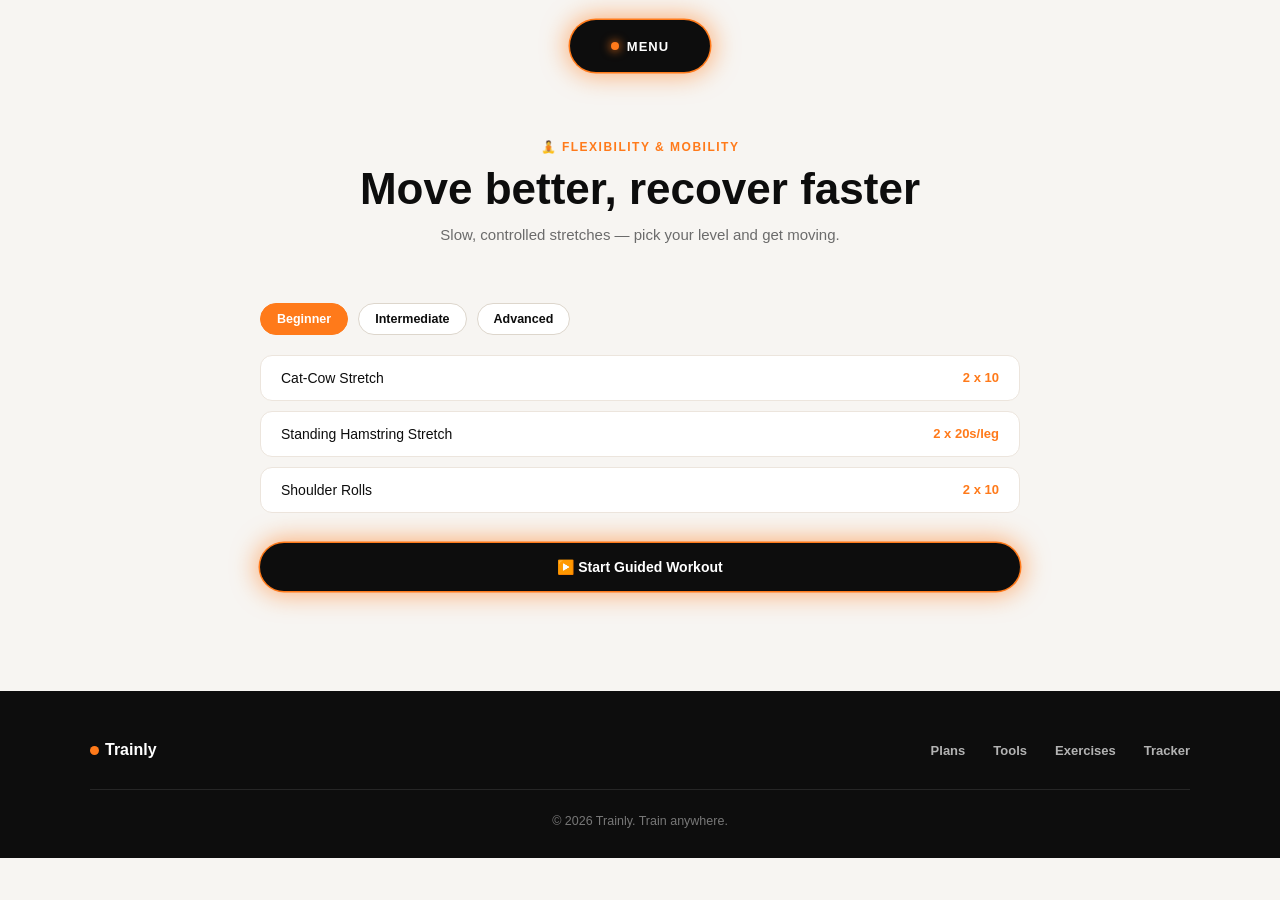
<file: flexibility.html>
<!DOCTYPE html>
<html lang="en">
<head>
<meta charset="UTF-8">
<meta name="viewport" content="width=device-width, initial-scale=1.0">
<title>Flexibility & Mobility Plan — Trainly</title>
<link rel="stylesheet" href="style.css">
</head>
<body>

<!-- ===== NAVBAR (Dynamic Island style) ===== -->
<header class="nav-wrapper" id="navWrapper">
  <div class="nav-pill" id="navPill">

    <a href="index.html" class="nav-logo">
      <span class="logo-dot"></span> Trainly
    </a>

    <nav class="nav-links">
      <div class="nav-item" data-menu="plans">
        <span>PLANS</span>
        <svg class="chevron" width="10" height="6" viewBox="0 0 10 6"><path d="M1 1L5 5L9 1" stroke="currentColor" stroke-width="1.5" fill="none"/></svg>
      </div>
      <div class="nav-item" data-menu="tools">
        <span>TOOLS</span>
        <svg class="chevron" width="10" height="6" viewBox="0 0 10 6"><path d="M1 1L5 5L9 1" stroke="currentColor" stroke-width="1.5" fill="none"/></svg>
      </div>
      <div class="nav-item" data-menu="library">
        <span>EXERCISES</span>
        <svg class="chevron" width="10" height="6" viewBox="0 0 10 6"><path d="M1 1L5 5L9 1" stroke="currentColor" stroke-width="1.5" fill="none"/></svg>
      </div>
      <a href="tracker.html" class="nav-item">
        <span>TRACKER</span>
      </a>
    </nav>

    <a href="workout-player.html" class="nav-cta">START FREE →</a>

    <div class="nav-collapsed-label">
      <span class="pulse-dot"></span> MENU
    </div>

  </div>

  <div class="mega-menu" id="megaMenu">

    <div class="mega-panel" data-panel="plans">
      <div class="mega-head">
        <span class="mega-eyebrow">PLANS</span>
        <h2>Train anywhere, zero equipment needed</h2>
        <p>Structured home workout plans built around your goal and your schedule.</p>
      </div>
      <div class="mega-cols">
        <div class="mega-col">
          <h4>BY GOAL</h4>
          <a href="fatloss.html">🔥 Fat Loss</a>
          <a href="musclebuilding.html">💪 Muscle Building</a>
          <a href="generalfitness.html">⚡ General Fitness</a>
          <a href="flexibility.html">🧘 Flexibility & Mobility</a>
        </div>
        <div class="mega-col">
          <h4>MORE</h4>
          <a href="plans.html">📋 All Plans</a>
          <a href="workout-player.html">▶️ Guided Workout Player</a>
        </div>
        <div class="mega-col highlight-card">
          <span class="hc-tag">FEATURED PLAN</span>
          <div class="hc-number">30</div>
          <span class="hc-label">DAY FAT LOSS CHALLENGE</span>
          <a href="fatloss.html" class="hc-link">See Plan →</a>
        </div>
      </div>
    </div>

    <div class="mega-panel" data-panel="tools">
      <div class="mega-head">
        <span class="mega-eyebrow">TOOLS</span>
        <h2>Know your numbers</h2>
        <p>Free calculators to plan your training and nutrition properly.</p>
      </div>
      <div class="mega-cols">
        <div class="mega-col">
          <h4>CALCULATORS</h4>
          <a href="calculators.html#protein">🥩 Protein Calculator</a>
          <a href="calculators.html#tdee">🔥 Calorie / TDEE Calculator</a>
          <a href="calculators.html#bmi">⚖️ BMI Calculator</a>
          <a href="calculators.html#onerep">🏋️ One-Rep Max Calculator</a>
        </div>
        <div class="mega-col">
          <h4>AI POWERED</h4>
          <a href="#" class="soon-link">🤖 AI Plan Generator <span class="soon-tag">Soon</span></a>
          <a href="#" class="soon-link">📋 AI Diet Suggestions <span class="soon-tag">Soon</span></a>
        </div>
      </div>
    </div>

    <div class="mega-panel" data-panel="library">
      <div class="mega-head">
        <span class="mega-eyebrow">EXERCISES</span>
        <h2>Every move, explained</h2>
        <p>Searchable library of home exercises by muscle group.</p>
      </div>
      <div class="mega-cols">
        <div class="mega-col">
          <h4>MUSCLE GROUPS</h4>
          <a href="exercises.html#chest">Chest</a>
          <a href="exercises.html#back">Back</a>
          <a href="exercises.html#legs">Legs</a>
          <a href="exercises.html#arms">Arms</a>
          <a href="exercises.html#core">Core</a>
          <a href="exercises.html#fullbody">Full Body</a>
        </div>
      </div>
    </div>

  </div>
</header>

<main class="page-content">
  <div class="page-hero">
    <span class="section-eyebrow">🧘 FLEXIBILITY & MOBILITY</span>
    <h1>Move better, recover faster</h1>
    <p>Slow, controlled stretches — pick your level and get moving.</p>
  </div>

  <div class="plan-level-tabs" data-goal="flex">
    <div class="plan-level-tab active" data-level="beginner">Beginner</div>
    <div class="plan-level-tab" data-level="intermediate">Intermediate</div>
    <div class="plan-level-tab" data-level="advanced">Advanced</div>
  </div>

  <div class="plan-list active" data-goal="flex" data-level="beginner">
    <div class="plan-exercise-row"><span>Cat-Cow Stretch</span><span>2 x 10</span></div>
    <div class="plan-exercise-row"><span>Standing Hamstring Stretch</span><span>2 x 20s/leg</span></div>
    <div class="plan-exercise-row"><span>Shoulder Rolls</span><span>2 x 10</span></div>
  </div>
  <div class="plan-list" data-goal="flex" data-level="intermediate">
    <div class="plan-exercise-row"><span>World's Greatest Stretch</span><span>2 x 5/side</span></div>
    <div class="plan-exercise-row"><span>Deep Squat Hold</span><span>2 x 30s</span></div>
    <div class="plan-exercise-row"><span>Hip Flexor Stretch</span><span>2 x 20s/side</span></div>
  </div>
  <div class="plan-list" data-goal="flex" data-level="advanced">
    <div class="plan-exercise-row"><span>Full Body Flow (yoga-style)</span><span>10 min</span></div>
    <div class="plan-exercise-row"><span>Pancake Stretch</span><span>3 x 30s</span></div>
    <div class="plan-exercise-row"><span>Bridge Hold</span><span>3 x 20s</span></div>
  </div>

  <a href="workout-player.html?plan=flexibility" class="hero-cta" style="display:block; text-align:center; margin-top:30px;">▶️ Start Guided Workout</a>
</main>

<script>
document.querySelectorAll('.plan-level-tab').forEach(tab => {
  tab.addEventListener('click', () => {
    document.querySelectorAll('.plan-level-tab').forEach(t => t.classList.remove('active'));
    tab.classList.add('active');
    document.querySelectorAll('.plan-list').forEach(list => {
      list.classList.toggle('active', list.dataset.level === tab.dataset.level);
    });
  });
});
</script>

<!-- ===== FOOTER ===== -->
<footer class="footer">
  <div class="footer-top">
    <div class="footer-brand">
      <span class="logo-dot"></span> Trainly
    </div>
    <div class="footer-links">
      <a href="plans.html">Plans</a>
      <a href="calculators.html">Tools</a>
      <a href="exercises.html">Exercises</a>
      <a href="tracker.html">Tracker</a>
    </div>
  </div>
  <p class="footer-bottom">© 2026 Trainly. Train anywhere.</p>
</footer>

<script src="script.js"></script>
</body>
</html>
</file>
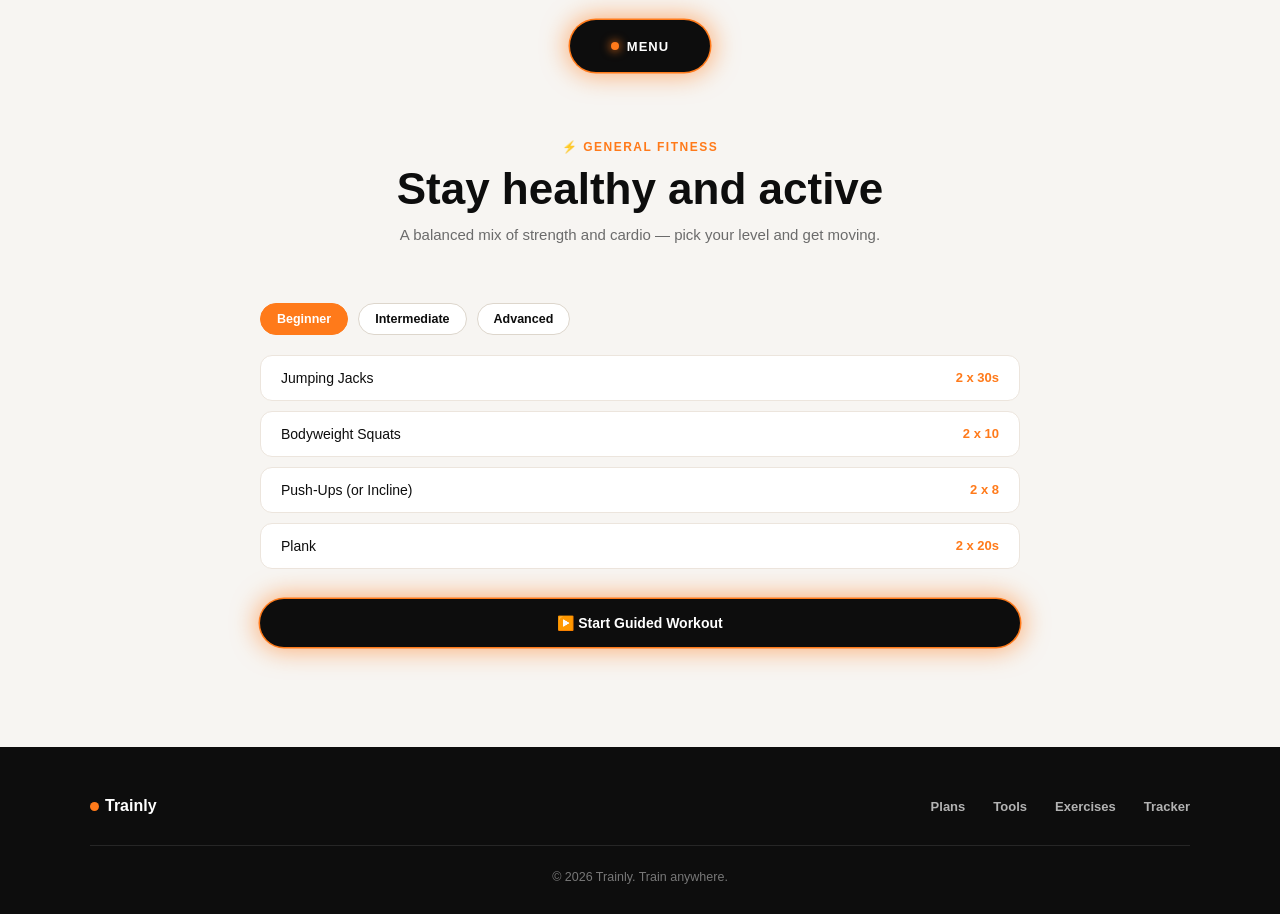
<file: generalfitness.html>
<!DOCTYPE html>
<html lang="en">
<head>
<meta charset="UTF-8">
<meta name="viewport" content="width=device-width, initial-scale=1.0">
<title>General Fitness Plan — Trainly</title>
<link rel="stylesheet" href="style.css">
</head>
<body>

<!-- ===== NAVBAR (Dynamic Island style) ===== -->
<header class="nav-wrapper" id="navWrapper">
  <div class="nav-pill" id="navPill">

    <a href="index.html" class="nav-logo">
      <span class="logo-dot"></span> Trainly
    </a>

    <nav class="nav-links">
      <div class="nav-item" data-menu="plans">
        <span>PLANS</span>
        <svg class="chevron" width="10" height="6" viewBox="0 0 10 6"><path d="M1 1L5 5L9 1" stroke="currentColor" stroke-width="1.5" fill="none"/></svg>
      </div>
      <div class="nav-item" data-menu="tools">
        <span>TOOLS</span>
        <svg class="chevron" width="10" height="6" viewBox="0 0 10 6"><path d="M1 1L5 5L9 1" stroke="currentColor" stroke-width="1.5" fill="none"/></svg>
      </div>
      <div class="nav-item" data-menu="library">
        <span>EXERCISES</span>
        <svg class="chevron" width="10" height="6" viewBox="0 0 10 6"><path d="M1 1L5 5L9 1" stroke="currentColor" stroke-width="1.5" fill="none"/></svg>
      </div>
      <a href="tracker.html" class="nav-item">
        <span>TRACKER</span>
      </a>
    </nav>

    <a href="workout-player.html" class="nav-cta">START FREE →</a>

    <div class="nav-collapsed-label">
      <span class="pulse-dot"></span> MENU
    </div>

  </div>

  <div class="mega-menu" id="megaMenu">

    <div class="mega-panel" data-panel="plans">
      <div class="mega-head">
        <span class="mega-eyebrow">PLANS</span>
        <h2>Train anywhere, zero equipment needed</h2>
        <p>Structured home workout plans built around your goal and your schedule.</p>
      </div>
      <div class="mega-cols">
        <div class="mega-col">
          <h4>BY GOAL</h4>
          <a href="fatloss.html">🔥 Fat Loss</a>
          <a href="musclebuilding.html">💪 Muscle Building</a>
          <a href="generalfitness.html">⚡ General Fitness</a>
          <a href="flexibility.html">🧘 Flexibility & Mobility</a>
        </div>
        <div class="mega-col">
          <h4>MORE</h4>
          <a href="plans.html">📋 All Plans</a>
          <a href="workout-player.html">▶️ Guided Workout Player</a>
        </div>
        <div class="mega-col highlight-card">
          <span class="hc-tag">FEATURED PLAN</span>
          <div class="hc-number">30</div>
          <span class="hc-label">DAY FAT LOSS CHALLENGE</span>
          <a href="fatloss.html" class="hc-link">See Plan →</a>
        </div>
      </div>
    </div>

    <div class="mega-panel" data-panel="tools">
      <div class="mega-head">
        <span class="mega-eyebrow">TOOLS</span>
        <h2>Know your numbers</h2>
        <p>Free calculators to plan your training and nutrition properly.</p>
      </div>
      <div class="mega-cols">
        <div class="mega-col">
          <h4>CALCULATORS</h4>
          <a href="calculators.html#protein">🥩 Protein Calculator</a>
          <a href="calculators.html#tdee">🔥 Calorie / TDEE Calculator</a>
          <a href="calculators.html#bmi">⚖️ BMI Calculator</a>
          <a href="calculators.html#onerep">🏋️ One-Rep Max Calculator</a>
        </div>
        <div class="mega-col">
          <h4>AI POWERED</h4>
          <a href="#" class="soon-link">🤖 AI Plan Generator <span class="soon-tag">Soon</span></a>
          <a href="#" class="soon-link">📋 AI Diet Suggestions <span class="soon-tag">Soon</span></a>
        </div>
      </div>
    </div>

    <div class="mega-panel" data-panel="library">
      <div class="mega-head">
        <span class="mega-eyebrow">EXERCISES</span>
        <h2>Every move, explained</h2>
        <p>Searchable library of home exercises by muscle group.</p>
      </div>
      <div class="mega-cols">
        <div class="mega-col">
          <h4>MUSCLE GROUPS</h4>
          <a href="exercises.html#chest">Chest</a>
          <a href="exercises.html#back">Back</a>
          <a href="exercises.html#legs">Legs</a>
          <a href="exercises.html#arms">Arms</a>
          <a href="exercises.html#core">Core</a>
          <a href="exercises.html#fullbody">Full Body</a>
        </div>
      </div>
    </div>

  </div>
</header>

<main class="page-content">
  <div class="page-hero">
    <span class="section-eyebrow">⚡ GENERAL FITNESS</span>
    <h1>Stay healthy and active</h1>
    <p>A balanced mix of strength and cardio — pick your level and get moving.</p>
  </div>

  <div class="plan-level-tabs" data-goal="general">
    <div class="plan-level-tab active" data-level="beginner">Beginner</div>
    <div class="plan-level-tab" data-level="intermediate">Intermediate</div>
    <div class="plan-level-tab" data-level="advanced">Advanced</div>
  </div>

  <div class="plan-list active" data-goal="general" data-level="beginner">
    <div class="plan-exercise-row"><span>Jumping Jacks</span><span>2 x 30s</span></div>
    <div class="plan-exercise-row"><span>Bodyweight Squats</span><span>2 x 10</span></div>
    <div class="plan-exercise-row"><span>Push-Ups (or Incline)</span><span>2 x 8</span></div>
    <div class="plan-exercise-row"><span>Plank</span><span>2 x 20s</span></div>
  </div>
  <div class="plan-list" data-goal="general" data-level="intermediate">
    <div class="plan-exercise-row"><span>Lunges</span><span>3 x 12/leg</span></div>
    <div class="plan-exercise-row"><span>Push-Ups</span><span>3 x 12</span></div>
    <div class="plan-exercise-row"><span>Mountain Climbers</span><span>3 x 30s</span></div>
    <div class="plan-exercise-row"><span>Dead Bug</span><span>3 x 12/side</span></div>
  </div>
  <div class="plan-list" data-goal="general" data-level="advanced">
    <div class="plan-exercise-row"><span>Burpees</span><span>4 x 12</span></div>
    <div class="plan-exercise-row"><span>Pike Push-Ups</span><span>4 x 10</span></div>
    <div class="plan-exercise-row"><span>Bear Crawl</span><span>4 x 30s</span></div>
    <div class="plan-exercise-row"><span>Hollow Body Hold</span><span>4 x 25s</span></div>
  </div>

  <a href="workout-player.html?plan=generalfitness" class="hero-cta" style="display:block; text-align:center; margin-top:30px;">▶️ Start Guided Workout</a>
</main>

<script>
document.querySelectorAll('.plan-level-tab').forEach(tab => {
  tab.addEventListener('click', () => {
    document.querySelectorAll('.plan-level-tab').forEach(t => t.classList.remove('active'));
    tab.classList.add('active');
    document.querySelectorAll('.plan-list').forEach(list => {
      list.classList.toggle('active', list.dataset.level === tab.dataset.level);
    });
  });
});
</script>

<!-- ===== FOOTER ===== -->
<footer class="footer">
  <div class="footer-top">
    <div class="footer-brand">
      <span class="logo-dot"></span> Trainly
    </div>
    <div class="footer-links">
      <a href="plans.html">Plans</a>
      <a href="calculators.html">Tools</a>
      <a href="exercises.html">Exercises</a>
      <a href="tracker.html">Tracker</a>
    </div>
  </div>
  <p class="footer-bottom">© 2026 Trainly. Train anywhere.</p>
</footer>

<script src="script.js"></script>
</body>
</html>
</file>
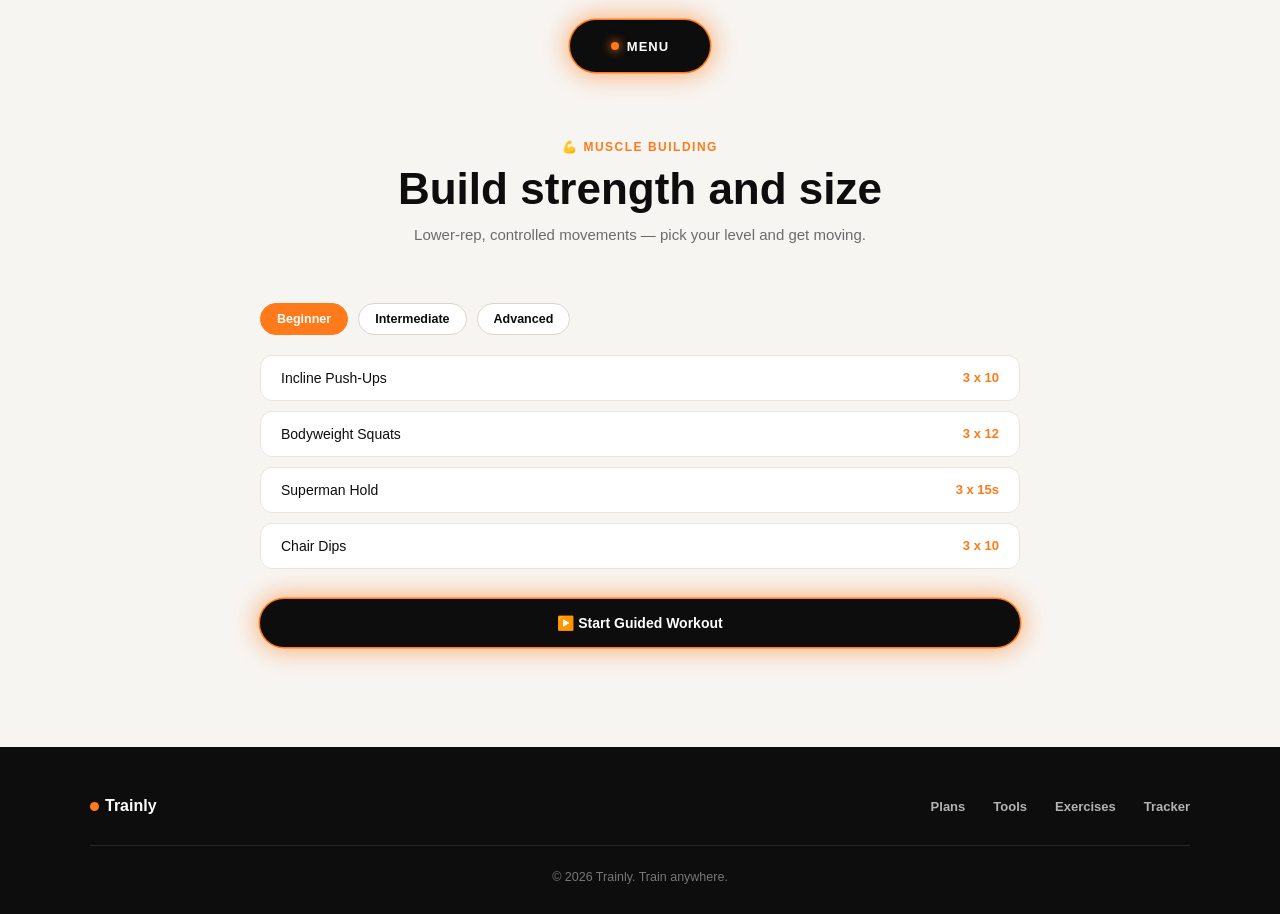
<file: musclebuilding.html>
<!DOCTYPE html>
<html lang="en">
<head>
<meta charset="UTF-8">
<meta name="viewport" content="width=device-width, initial-scale=1.0">
<title>Muscle Building Plan — Trainly</title>
<link rel="stylesheet" href="style.css">
</head>
<body>

<!-- ===== NAVBAR (Dynamic Island style) ===== -->
<header class="nav-wrapper" id="navWrapper">
  <div class="nav-pill" id="navPill">

    <a href="index.html" class="nav-logo">
      <span class="logo-dot"></span> Trainly
    </a>

    <nav class="nav-links">
      <div class="nav-item" data-menu="plans">
        <span>PLANS</span>
        <svg class="chevron" width="10" height="6" viewBox="0 0 10 6"><path d="M1 1L5 5L9 1" stroke="currentColor" stroke-width="1.5" fill="none"/></svg>
      </div>
      <div class="nav-item" data-menu="tools">
        <span>TOOLS</span>
        <svg class="chevron" width="10" height="6" viewBox="0 0 10 6"><path d="M1 1L5 5L9 1" stroke="currentColor" stroke-width="1.5" fill="none"/></svg>
      </div>
      <div class="nav-item" data-menu="library">
        <span>EXERCISES</span>
        <svg class="chevron" width="10" height="6" viewBox="0 0 10 6"><path d="M1 1L5 5L9 1" stroke="currentColor" stroke-width="1.5" fill="none"/></svg>
      </div>
      <a href="tracker.html" class="nav-item">
        <span>TRACKER</span>
      </a>
    </nav>

    <a href="workout-player.html" class="nav-cta">START FREE →</a>

    <div class="nav-collapsed-label">
      <span class="pulse-dot"></span> MENU
    </div>

  </div>

  <div class="mega-menu" id="megaMenu">

    <div class="mega-panel" data-panel="plans">
      <div class="mega-head">
        <span class="mega-eyebrow">PLANS</span>
        <h2>Train anywhere, zero equipment needed</h2>
        <p>Structured home workout plans built around your goal and your schedule.</p>
      </div>
      <div class="mega-cols">
        <div class="mega-col">
          <h4>BY GOAL</h4>
          <a href="fatloss.html">🔥 Fat Loss</a>
          <a href="musclebuilding.html">💪 Muscle Building</a>
          <a href="generalfitness.html">⚡ General Fitness</a>
          <a href="flexibility.html">🧘 Flexibility & Mobility</a>
        </div>
        <div class="mega-col">
          <h4>MORE</h4>
          <a href="plans.html">📋 All Plans</a>
          <a href="workout-player.html">▶️ Guided Workout Player</a>
        </div>
        <div class="mega-col highlight-card">
          <span class="hc-tag">FEATURED PLAN</span>
          <div class="hc-number">30</div>
          <span class="hc-label">DAY FAT LOSS CHALLENGE</span>
          <a href="fatloss.html" class="hc-link">See Plan →</a>
        </div>
      </div>
    </div>

    <div class="mega-panel" data-panel="tools">
      <div class="mega-head">
        <span class="mega-eyebrow">TOOLS</span>
        <h2>Know your numbers</h2>
        <p>Free calculators to plan your training and nutrition properly.</p>
      </div>
      <div class="mega-cols">
        <div class="mega-col">
          <h4>CALCULATORS</h4>
          <a href="calculators.html#protein">🥩 Protein Calculator</a>
          <a href="calculators.html#tdee">🔥 Calorie / TDEE Calculator</a>
          <a href="calculators.html#bmi">⚖️ BMI Calculator</a>
          <a href="calculators.html#onerep">🏋️ One-Rep Max Calculator</a>
        </div>
        <div class="mega-col">
          <h4>AI POWERED</h4>
          <a href="#" class="soon-link">🤖 AI Plan Generator <span class="soon-tag">Soon</span></a>
          <a href="#" class="soon-link">📋 AI Diet Suggestions <span class="soon-tag">Soon</span></a>
        </div>
      </div>
    </div>

    <div class="mega-panel" data-panel="library">
      <div class="mega-head">
        <span class="mega-eyebrow">EXERCISES</span>
        <h2>Every move, explained</h2>
        <p>Searchable library of home exercises by muscle group.</p>
      </div>
      <div class="mega-cols">
        <div class="mega-col">
          <h4>MUSCLE GROUPS</h4>
          <a href="exercises.html#chest">Chest</a>
          <a href="exercises.html#back">Back</a>
          <a href="exercises.html#legs">Legs</a>
          <a href="exercises.html#arms">Arms</a>
          <a href="exercises.html#core">Core</a>
          <a href="exercises.html#fullbody">Full Body</a>
        </div>
      </div>
    </div>

  </div>
</header>

<main class="page-content">
  <div class="page-hero">
    <span class="section-eyebrow">💪 MUSCLE BUILDING</span>
    <h1>Build strength and size</h1>
    <p>Lower-rep, controlled movements — pick your level and get moving.</p>
  </div>

  <div class="plan-level-tabs" data-goal="muscle">
    <div class="plan-level-tab active" data-level="beginner">Beginner</div>
    <div class="plan-level-tab" data-level="intermediate">Intermediate</div>
    <div class="plan-level-tab" data-level="advanced">Advanced</div>
  </div>

  <div class="plan-list active" data-goal="muscle" data-level="beginner">
    <div class="plan-exercise-row"><span>Incline Push-Ups</span><span>3 x 10</span></div>
    <div class="plan-exercise-row"><span>Bodyweight Squats</span><span>3 x 12</span></div>
    <div class="plan-exercise-row"><span>Superman Hold</span><span>3 x 15s</span></div>
    <div class="plan-exercise-row"><span>Chair Dips</span><span>3 x 10</span></div>
  </div>
  <div class="plan-list" data-goal="muscle" data-level="intermediate">
    <div class="plan-exercise-row"><span>Push-Ups</span><span>4 x 12</span></div>
    <div class="plan-exercise-row"><span>Bulgarian Split Squats</span><span>4 x 10/leg</span></div>
    <div class="plan-exercise-row"><span>Towel Rows</span><span>4 x 12</span></div>
    <div class="plan-exercise-row"><span>Pike Push-Ups</span><span>4 x 10</span></div>
  </div>
  <div class="plan-list" data-goal="muscle" data-level="advanced">
    <div class="plan-exercise-row"><span>Diamond Push-Ups</span><span>5 x 12</span></div>
    <div class="plan-exercise-row"><span>Bulgarian Split Squats</span><span>5 x 12/leg</span></div>
    <div class="plan-exercise-row"><span>Pull-Ups (doorframe bar)</span><span>5 x 6</span></div>
    <div class="plan-exercise-row"><span>Decline Push-Ups</span><span>5 x 12</span></div>
  </div>

  <a href="workout-player.html?plan=musclebuilding" class="hero-cta" style="display:block; text-align:center; margin-top:30px;">▶️ Start Guided Workout</a>
</main>

<script>
document.querySelectorAll('.plan-level-tab').forEach(tab => {
  tab.addEventListener('click', () => {
    document.querySelectorAll('.plan-level-tab').forEach(t => t.classList.remove('active'));
    tab.classList.add('active');
    document.querySelectorAll('.plan-list').forEach(list => {
      list.classList.toggle('active', list.dataset.level === tab.dataset.level);
    });
  });
});
</script>

<!-- ===== FOOTER ===== -->
<footer class="footer">
  <div class="footer-top">
    <div class="footer-brand">
      <span class="logo-dot"></span> Trainly
    </div>
    <div class="footer-links">
      <a href="plans.html">Plans</a>
      <a href="calculators.html">Tools</a>
      <a href="exercises.html">Exercises</a>
      <a href="tracker.html">Tracker</a>
    </div>
  </div>
  <p class="footer-bottom">© 2026 Trainly. Train anywhere.</p>
</footer>

<script src="script.js"></script>
</body>
</html>
</file>
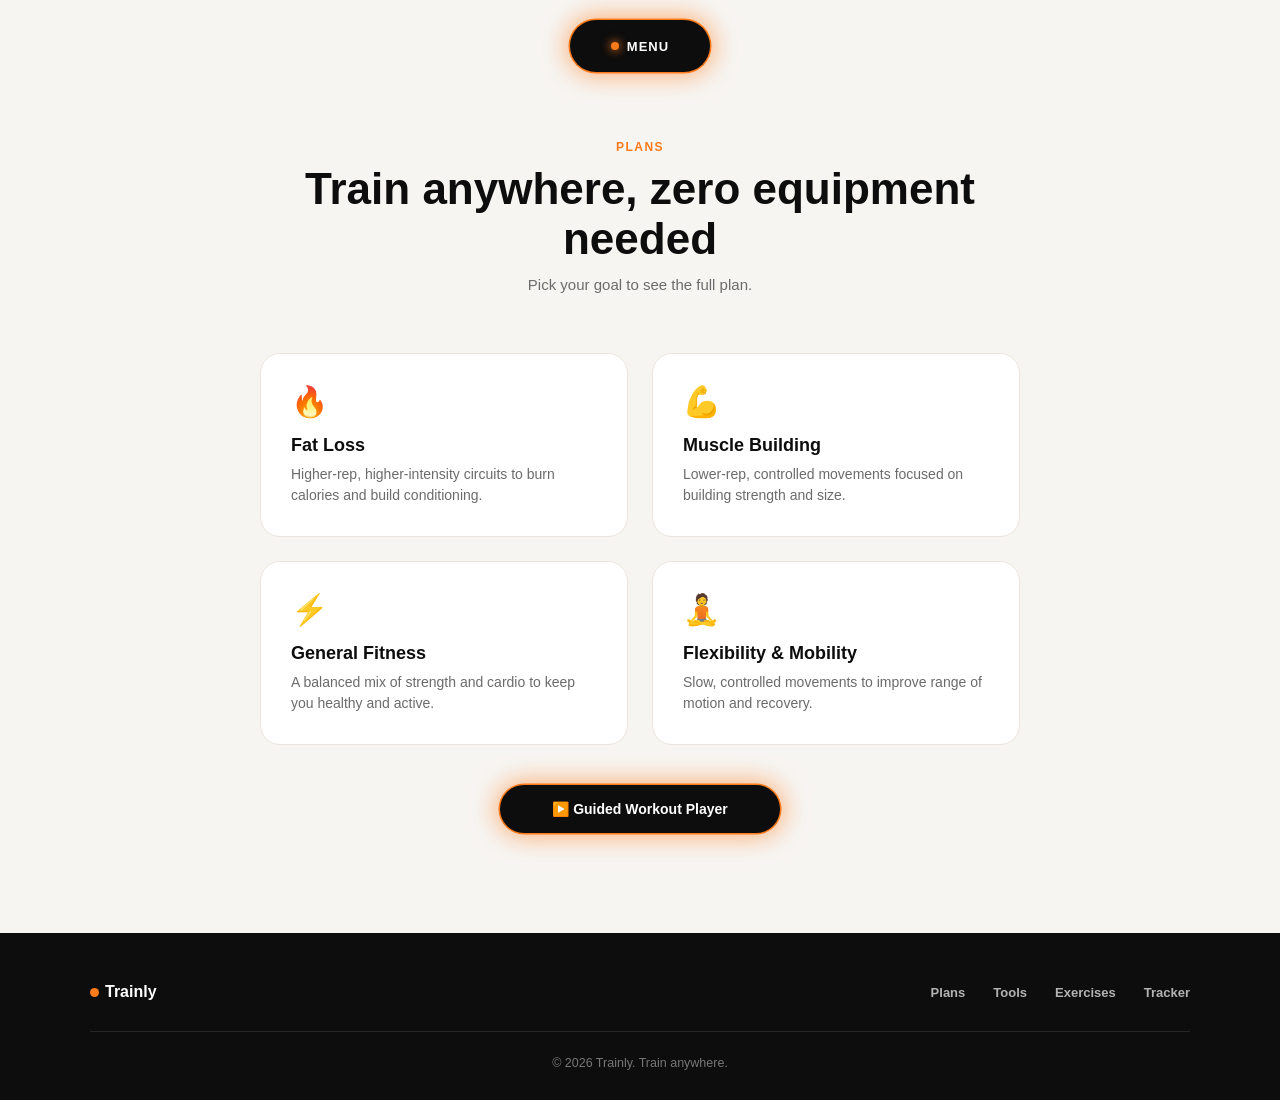
<file: plans.html>
<!DOCTYPE html>
<html lang="en">
<head>
<meta charset="UTF-8">
<meta name="viewport" content="width=device-width, initial-scale=1.0">
<title>Workout Plans — Trainly</title>
<link rel="stylesheet" href="style.css">
</head>
<body>

<!-- ===== NAVBAR (Dynamic Island style) ===== -->
<header class="nav-wrapper" id="navWrapper">
  <div class="nav-pill" id="navPill">

    <a href="index.html" class="nav-logo">
      <span class="logo-dot"></span> Trainly
    </a>

    <nav class="nav-links">
      <div class="nav-item" data-menu="plans">
        <span>PLANS</span>
        <svg class="chevron" width="10" height="6" viewBox="0 0 10 6"><path d="M1 1L5 5L9 1" stroke="currentColor" stroke-width="1.5" fill="none"/></svg>
      </div>
      <div class="nav-item" data-menu="tools">
        <span>TOOLS</span>
        <svg class="chevron" width="10" height="6" viewBox="0 0 10 6"><path d="M1 1L5 5L9 1" stroke="currentColor" stroke-width="1.5" fill="none"/></svg>
      </div>
      <div class="nav-item" data-menu="library">
        <span>EXERCISES</span>
        <svg class="chevron" width="10" height="6" viewBox="0 0 10 6"><path d="M1 1L5 5L9 1" stroke="currentColor" stroke-width="1.5" fill="none"/></svg>
      </div>
      <a href="tracker.html" class="nav-item">
        <span>TRACKER</span>
      </a>
    </nav>

    <a href="workout-player.html" class="nav-cta">START FREE →</a>

    <div class="nav-collapsed-label">
      <span class="pulse-dot"></span> MENU
    </div>

  </div>

  <div class="mega-menu" id="megaMenu">

    <div class="mega-panel" data-panel="plans">
      <div class="mega-head">
        <span class="mega-eyebrow">PLANS</span>
        <h2>Train anywhere, zero equipment needed</h2>
        <p>Structured home workout plans built around your goal and your schedule.</p>
      </div>
      <div class="mega-cols">
        <div class="mega-col">
          <h4>BY GOAL</h4>
          <a href="fatloss.html">🔥 Fat Loss</a>
          <a href="musclebuilding.html">💪 Muscle Building</a>
          <a href="generalfitness.html">⚡ General Fitness</a>
          <a href="flexibility.html">🧘 Flexibility & Mobility</a>
        </div>
        <div class="mega-col">
          <h4>MORE</h4>
          <a href="plans.html">📋 All Plans</a>
          <a href="workout-player.html">▶️ Guided Workout Player</a>
        </div>
        <div class="mega-col highlight-card">
          <span class="hc-tag">FEATURED PLAN</span>
          <div class="hc-number">30</div>
          <span class="hc-label">DAY FAT LOSS CHALLENGE</span>
          <a href="fatloss.html" class="hc-link">See Plan →</a>
        </div>
      </div>
    </div>

    <div class="mega-panel" data-panel="tools">
      <div class="mega-head">
        <span class="mega-eyebrow">TOOLS</span>
        <h2>Know your numbers</h2>
        <p>Free calculators to plan your training and nutrition properly.</p>
      </div>
      <div class="mega-cols">
        <div class="mega-col">
          <h4>CALCULATORS</h4>
          <a href="calculators.html#protein">🥩 Protein Calculator</a>
          <a href="calculators.html#tdee">🔥 Calorie / TDEE Calculator</a>
          <a href="calculators.html#bmi">⚖️ BMI Calculator</a>
          <a href="calculators.html#onerep">🏋️ One-Rep Max Calculator</a>
        </div>
        <div class="mega-col">
          <h4>AI POWERED</h4>
          <a href="#" class="soon-link">🤖 AI Plan Generator <span class="soon-tag">Soon</span></a>
          <a href="#" class="soon-link">📋 AI Diet Suggestions <span class="soon-tag">Soon</span></a>
        </div>
      </div>
    </div>

    <div class="mega-panel" data-panel="library">
      <div class="mega-head">
        <span class="mega-eyebrow">EXERCISES</span>
        <h2>Every move, explained</h2>
        <p>Searchable library of home exercises by muscle group.</p>
      </div>
      <div class="mega-cols">
        <div class="mega-col">
          <h4>MUSCLE GROUPS</h4>
          <a href="exercises.html#chest">Chest</a>
          <a href="exercises.html#back">Back</a>
          <a href="exercises.html#legs">Legs</a>
          <a href="exercises.html#arms">Arms</a>
          <a href="exercises.html#core">Core</a>
          <a href="exercises.html#fullbody">Full Body</a>
        </div>
      </div>
    </div>

  </div>
</header>

<main class="page-content">
  <div class="page-hero">
    <span class="section-eyebrow">PLANS</span>
    <h1>Train anywhere, zero equipment needed</h1>
    <p>Pick your goal to see the full plan.</p>
  </div>

  <div class="feature-grid">
    <a href="fatloss.html" class="feature-card">
      <div class="feature-icon">🔥</div>
      <h3>Fat Loss</h3>
      <p>Higher-rep, higher-intensity circuits to burn calories and build conditioning.</p>
    </a>
    <a href="musclebuilding.html" class="feature-card">
      <div class="feature-icon">💪</div>
      <h3>Muscle Building</h3>
      <p>Lower-rep, controlled movements focused on building strength and size.</p>
    </a>
    <a href="generalfitness.html" class="feature-card">
      <div class="feature-icon">⚡</div>
      <h3>General Fitness</h3>
      <p>A balanced mix of strength and cardio to keep you healthy and active.</p>
    </a>
    <a href="flexibility.html" class="feature-card">
      <div class="feature-icon">🧘</div>
      <h3>Flexibility & Mobility</h3>
      <p>Slow, controlled movements to improve range of motion and recovery.</p>
    </a>
  </div>

  <a href="workout-player.html" class="hero-cta" style="display:block; text-align:center; margin-top:40px; max-width:280px; margin-left:auto; margin-right:auto;">▶️ Guided Workout Player</a>
</main>

<!-- ===== FOOTER ===== -->
<footer class="footer">
  <div class="footer-top">
    <div class="footer-brand">
      <span class="logo-dot"></span> Trainly
    </div>
    <div class="footer-links">
      <a href="plans.html">Plans</a>
      <a href="calculators.html">Tools</a>
      <a href="exercises.html">Exercises</a>
      <a href="tracker.html">Tracker</a>
    </div>
  </div>
  <p class="footer-bottom">© 2026 Trainly. Train anywhere.</p>
</footer>

<script src="script.js"></script>
</body>
</html>
</file>
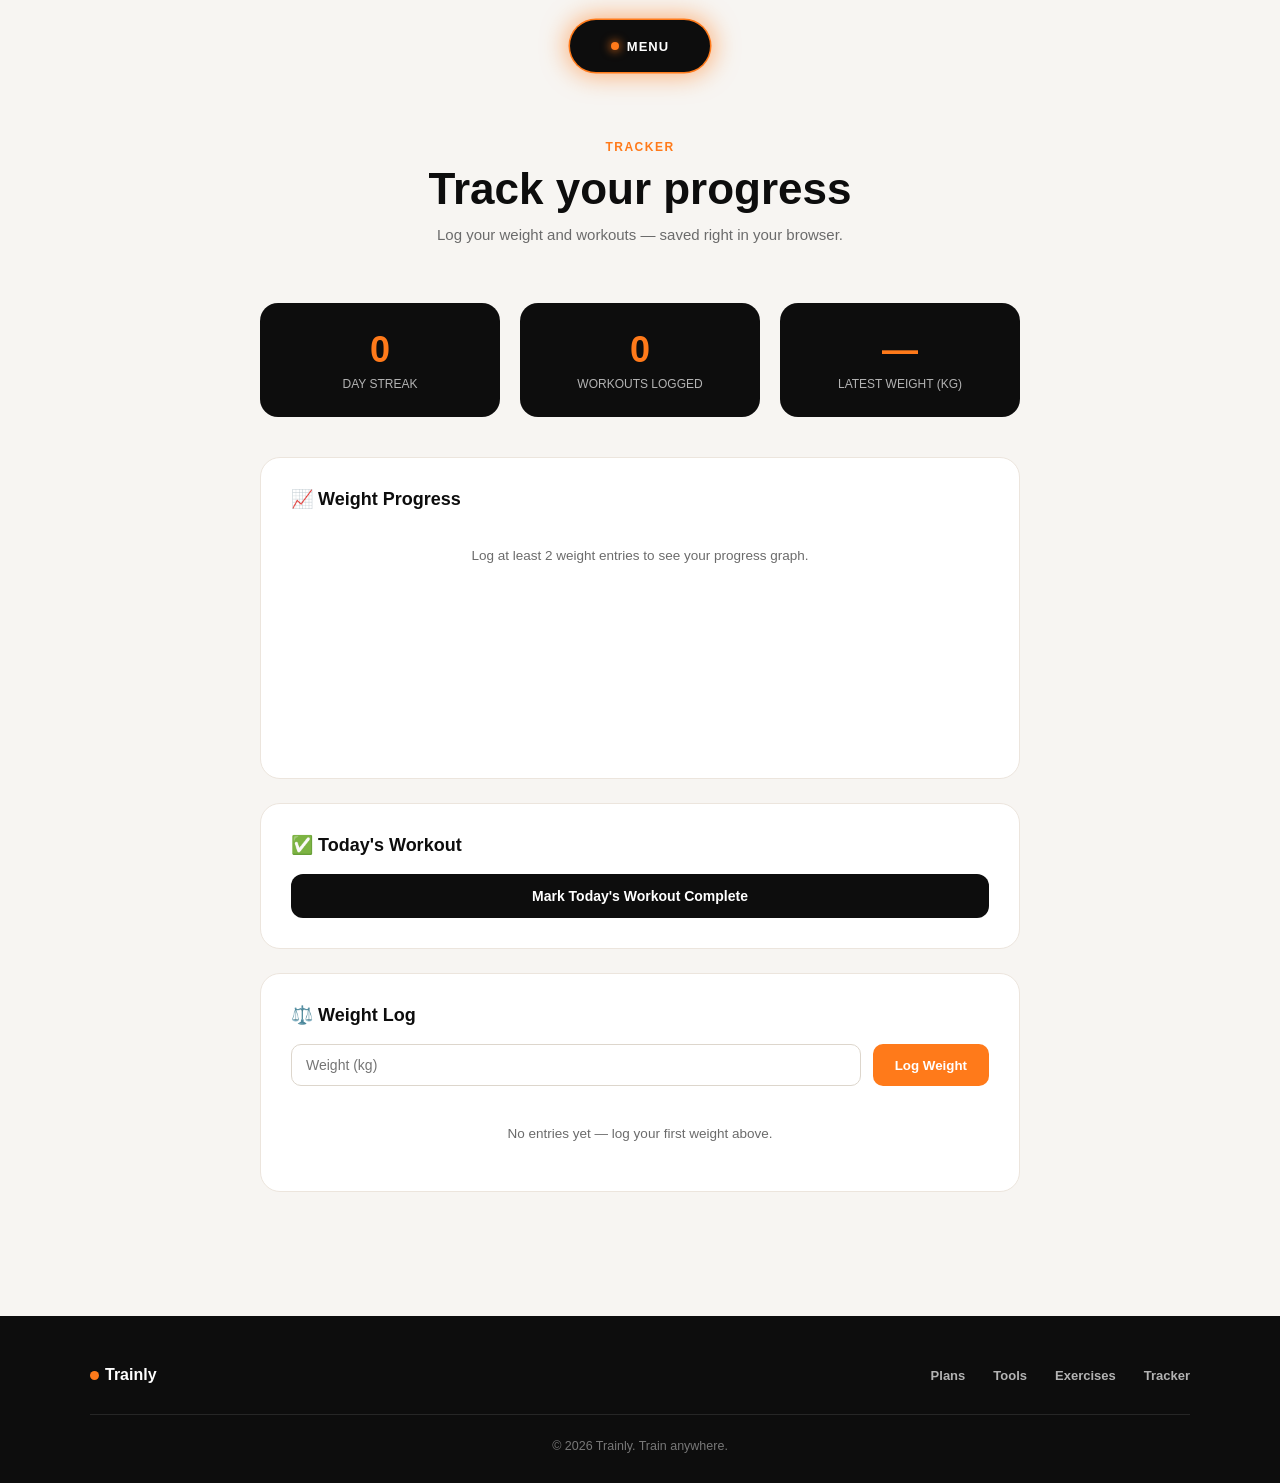
<file: tracker.html>
<!DOCTYPE html>
<html lang="en">
<head>
<meta charset="UTF-8">
<meta name="viewport" content="width=device-width, initial-scale=1.0">
<title>Progress Tracker — Trainly</title>
<link rel="stylesheet" href="style.css">
<style>
.chart-wrap { position: relative; min-height: 220px; }
#weightChart { width: 100%; height: 220px; display: block; }
</style>
</head>
<body>

<!-- ===== NAVBAR (Dynamic Island style) ===== -->
<header class="nav-wrapper" id="navWrapper">
  <div class="nav-pill" id="navPill">

    <a href="index.html" class="nav-logo">
      <span class="logo-dot"></span> Trainly
    </a>

    <nav class="nav-links">
      <div class="nav-item" data-menu="plans">
        <span>PLANS</span>
        <svg class="chevron" width="10" height="6" viewBox="0 0 10 6"><path d="M1 1L5 5L9 1" stroke="currentColor" stroke-width="1.5" fill="none"/></svg>
      </div>
      <div class="nav-item" data-menu="tools">
        <span>TOOLS</span>
        <svg class="chevron" width="10" height="6" viewBox="0 0 10 6"><path d="M1 1L5 5L9 1" stroke="currentColor" stroke-width="1.5" fill="none"/></svg>
      </div>
      <div class="nav-item" data-menu="library">
        <span>EXERCISES</span>
        <svg class="chevron" width="10" height="6" viewBox="0 0 10 6"><path d="M1 1L5 5L9 1" stroke="currentColor" stroke-width="1.5" fill="none"/></svg>
      </div>
      <a href="tracker.html" class="nav-item">
        <span>TRACKER</span>
      </a>
    </nav>

    <a href="workout-player.html" class="nav-cta">START FREE →</a>

    <div class="nav-collapsed-label">
      <span class="pulse-dot"></span> MENU
    </div>

  </div>

  <div class="mega-menu" id="megaMenu">

    <div class="mega-panel" data-panel="plans">
      <div class="mega-head">
        <span class="mega-eyebrow">PLANS</span>
        <h2>Train anywhere, zero equipment needed</h2>
        <p>Structured home workout plans built around your goal and your schedule.</p>
      </div>
      <div class="mega-cols">
        <div class="mega-col">
          <h4>BY GOAL</h4>
          <a href="fatloss.html">🔥 Fat Loss</a>
          <a href="musclebuilding.html">💪 Muscle Building</a>
          <a href="generalfitness.html">⚡ General Fitness</a>
          <a href="flexibility.html">🧘 Flexibility & Mobility</a>
        </div>
        <div class="mega-col">
          <h4>MORE</h4>
          <a href="plans.html">📋 All Plans</a>
          <a href="workout-player.html">▶️ Guided Workout Player</a>
        </div>
        <div class="mega-col highlight-card">
          <span class="hc-tag">FEATURED PLAN</span>
          <div class="hc-number">30</div>
          <span class="hc-label">DAY FAT LOSS CHALLENGE</span>
          <a href="fatloss.html" class="hc-link">See Plan →</a>
        </div>
      </div>
    </div>

    <div class="mega-panel" data-panel="tools">
      <div class="mega-head">
        <span class="mega-eyebrow">TOOLS</span>
        <h2>Know your numbers</h2>
        <p>Free calculators to plan your training and nutrition properly.</p>
      </div>
      <div class="mega-cols">
        <div class="mega-col">
          <h4>CALCULATORS</h4>
          <a href="calculators.html#protein">🥩 Protein Calculator</a>
          <a href="calculators.html#tdee">🔥 Calorie / TDEE Calculator</a>
          <a href="calculators.html#bmi">⚖️ BMI Calculator</a>
          <a href="calculators.html#onerep">🏋️ One-Rep Max Calculator</a>
        </div>
        <div class="mega-col">
          <h4>AI POWERED</h4>
          <a href="#" class="soon-link">🤖 AI Plan Generator <span class="soon-tag">Soon</span></a>
          <a href="#" class="soon-link">📋 AI Diet Suggestions <span class="soon-tag">Soon</span></a>
        </div>
      </div>
    </div>

    <div class="mega-panel" data-panel="library">
      <div class="mega-head">
        <span class="mega-eyebrow">EXERCISES</span>
        <h2>Every move, explained</h2>
        <p>Searchable library of home exercises by muscle group.</p>
      </div>
      <div class="mega-cols">
        <div class="mega-col">
          <h4>MUSCLE GROUPS</h4>
          <a href="exercises.html#chest">Chest</a>
          <a href="exercises.html#back">Back</a>
          <a href="exercises.html#legs">Legs</a>
          <a href="exercises.html#arms">Arms</a>
          <a href="exercises.html#core">Core</a>
          <a href="exercises.html#fullbody">Full Body</a>
        </div>
      </div>
    </div>

  </div>
</header>

<!-- ===== TRACKER PAGE CONTENT ===== -->
<main class="page-content">
  <div class="page-hero">
    <span class="section-eyebrow">TRACKER</span>
    <h1>Track your progress</h1>
    <p>Log your weight and workouts — saved right in your browser.</p>
  </div>

  <div class="tracker-grid">
    <div class="tracker-stat-card">
      <div class="num" id="streakNum">0</div>
      <div class="label">DAY STREAK</div>
    </div>
    <div class="tracker-stat-card">
      <div class="num" id="totalWorkouts">0</div>
      <div class="label">WORKOUTS LOGGED</div>
    </div>
    <div class="tracker-stat-card">
      <div class="num" id="currentWeight">—</div>
      <div class="label">LATEST WEIGHT (KG)</div>
    </div>
  </div>

  <div class="tracker-card">
    <h2>📈 Weight Progress</h2>
    <div class="chart-wrap">
      <canvas id="weightChart"></canvas>
      <div class="empty-state" id="chartEmptyState" style="display:none;">Log at least 2 weight entries to see your progress graph.</div>
    </div>
  </div>

  <div class="tracker-card">
    <h2>✅ Today's Workout</h2>
    <button class="streak-btn" id="workoutBtn" onclick="markWorkoutDone()">Mark Today's Workout Complete</button>
  </div>

  <div class="tracker-card">
    <h2>⚖️ Weight Log</h2>
    <div class="tracker-form">
      <input type="number" id="weightInput" placeholder="Weight (kg)">
      <button onclick="addWeight()">Log Weight</button>
    </div>
    <div class="weight-log-list" id="weightLogList"></div>
  </div>
</main>

<script>
const today = new Date().toISOString().split('T')[0];

function loadTracker() {
  return JSON.parse(localStorage.getItem('trainlyTracker') || '{"workoutDates":[],"weightLog":[],"sessions":[]}');
}

function saveTracker(data) {
  localStorage.setItem('trainlyTracker', JSON.stringify(data));
}

function calcStreak(dates) {
  if (dates.length === 0) return 0;
  const sorted = [...dates].sort().reverse();
  let streak = 0;
  let cursor = new Date();
  for (let i = 0; i < sorted.length; i++) {
    const expected = cursor.toISOString().split('T')[0];
    if (sorted[i] === expected) {
      streak++;
      cursor.setDate(cursor.getDate() - 1);
    } else {
      break;
    }
  }
  return streak;
}

function render() {
  const data = loadTracker();

  document.getElementById('streakNum').textContent = calcStreak(data.workoutDates);
  document.getElementById('totalWorkouts').textContent = data.workoutDates.length;

  const latest = data.weightLog[data.weightLog.length - 1];
  document.getElementById('currentWeight').textContent = latest ? latest.weight : '—';

  const btn = document.getElementById('workoutBtn');
  if (data.workoutDates.includes(today)) {
    btn.textContent = "✅ Today's Workout Logged";
    btn.disabled = true;
  } else {
    btn.textContent = "Mark Today's Workout Complete";
    btn.disabled = false;
  }

  const listEl = document.getElementById('weightLogList');
  if (data.weightLog.length === 0) {
    listEl.innerHTML = '<div class="empty-state">No entries yet — log your first weight above.</div>';
  } else {
    listEl.innerHTML = [...data.weightLog].reverse().map(entry =>
      `<div class="weight-log-row"><span>${entry.date}</span><span>${entry.weight} kg</span></div>`
    ).join('');
  }

  drawWeightChart(data.weightLog);
}

function markWorkoutDone() {
  const data = loadTracker();
  if (!data.workoutDates.includes(today)) {
    data.workoutDates.push(today);
    saveTracker(data);
    render();
  }
}

function addWeight() {
  const input = document.getElementById('weightInput');
  const val = parseFloat(input.value);
  if (!val || val <= 0) { alert('Enter a valid weight.'); return; }
  const data = loadTracker();
  data.weightLog.push({ date: today, weight: val });
  saveTracker(data);
  input.value = '';
  render();
}

// ===== SMOOTH WEIGHT CHART (canvas) =====
function drawWeightChart(weightLog) {
  const canvas = document.getElementById('weightChart');
  const emptyState = document.getElementById('chartEmptyState');

  if (weightLog.length < 2) {
    canvas.style.display = 'none';
    emptyState.style.display = 'block';
    return;
  }
  canvas.style.display = 'block';
  emptyState.style.display = 'none';

  const ctx = canvas.getContext('2d');
  const dpr = window.devicePixelRatio || 1;
  const cssWidth = canvas.parentElement.clientWidth;
  const cssHeight = 220;

  canvas.width = cssWidth * dpr;
  canvas.height = cssHeight * dpr;
  canvas.style.width = cssWidth + 'px';
  canvas.style.height = cssHeight + 'px';
  ctx.setTransform(dpr, 0, 0, dpr, 0, 0);
  ctx.clearRect(0, 0, cssWidth, cssHeight);

  const padding = { top: 20, right: 16, bottom: 26, left: 40 };
  const chartW = cssWidth - padding.left - padding.right;
  const chartH = cssHeight - padding.top - padding.bottom;

  const weights = weightLog.map(e => e.weight);
  let min = Math.min(...weights);
  let max = Math.max(...weights);
  if (min === max) { min -= 2; max += 2; }
  const rangePad = (max - min) * 0.15;
  min -= rangePad;
  max += rangePad;

  const points = weightLog.map((entry, i) => ({
    x: padding.left + (i / (weightLog.length - 1)) * chartW,
    y: padding.top + chartH - ((entry.weight - min) / (max - min)) * chartH,
    weight: entry.weight
  }));

  // Grid lines (horizontal, 3 lines)
  ctx.strokeStyle = '#ece5dd';
  ctx.lineWidth = 1;
  for (let i = 0; i <= 2; i++) {
    const y = padding.top + (chartH / 2) * i;
    ctx.beginPath();
    ctx.moveTo(padding.left, y);
    ctx.lineTo(cssWidth - padding.right, y);
    ctx.stroke();
  }

  // Y-axis labels
  ctx.fillStyle = '#9a9a9a';
  ctx.font = '11px Arial';
  ctx.textAlign = 'right';
  ctx.fillText(max.toFixed(1), padding.left - 8, padding.top + 4);
  ctx.fillText(min.toFixed(1), padding.left - 8, padding.top + chartH + 4);

  // Smooth line path (quadratic midpoint smoothing)
  ctx.beginPath();
  ctx.moveTo(points[0].x, points[0].y);
  for (let i = 1; i < points.length; i++) {
    const midX = (points[i - 1].x + points[i].x) / 2;
    const midY = (points[i - 1].y + points[i].y) / 2;
    ctx.quadraticCurveTo(points[i - 1].x, points[i - 1].y, midX, midY);
  }
  ctx.quadraticCurveTo(
    points[points.length - 2].x, points[points.length - 2].y,
    points[points.length - 1].x, points[points.length - 1].y
  );

  // Gradient fill under the line
  const fillPath = new Path2D();
  fillPath.moveTo(points[0].x, padding.top + chartH);
  fillPath.lineTo(points[0].x, points[0].y);
  for (let i = 1; i < points.length; i++) {
    const midX = (points[i - 1].x + points[i].x) / 2;
    const midY = (points[i - 1].y + points[i].y) / 2;
    fillPath.quadraticCurveTo(points[i - 1].x, points[i - 1].y, midX, midY);
  }
  fillPath.quadraticCurveTo(
    points[points.length - 2].x, points[points.length - 2].y,
    points[points.length - 1].x, points[points.length - 1].y
  );
  fillPath.lineTo(points[points.length - 1].x, padding.top + chartH);
  fillPath.closePath();

  const gradient = ctx.createLinearGradient(0, padding.top, 0, padding.top + chartH);
  gradient.addColorStop(0, 'rgba(255,122,26,0.25)');
  gradient.addColorStop(1, 'rgba(255,122,26,0)');
  ctx.fillStyle = gradient;
  ctx.fill(fillPath);

  ctx.strokeStyle = '#ff7a1a';
  ctx.lineWidth = 2.5;
  ctx.lineJoin = 'round';
  ctx.lineCap = 'round';
  ctx.stroke();

  // Dots at each point
  points.forEach(p => {
    ctx.beginPath();
    ctx.arc(p.x, p.y, 4, 0, Math.PI * 2);
    ctx.fillStyle = '#ffffff';
    ctx.fill();
    ctx.lineWidth = 2;
    ctx.strokeStyle = '#ff7a1a';
    ctx.stroke();
  });
}

window.addEventListener('resize', () => {
  const data = loadTracker();
  drawWeightChart(data.weightLog);
});

render();
</script>

<!-- ===== FOOTER ===== -->
<footer class="footer">
  <div class="footer-top">
    <div class="footer-brand">
      <span class="logo-dot"></span> Trainly
    </div>
    <div class="footer-links">
      <a href="plans.html">Plans</a>
      <a href="calculators.html">Tools</a>
      <a href="exercises.html">Exercises</a>
      <a href="tracker.html">Tracker</a>
    </div>
  </div>
  <p class="footer-bottom">© 2026 Trainly. Train anywhere.</p>
</footer>

<script src="script.js"></script>
</body>
</html>
</file>
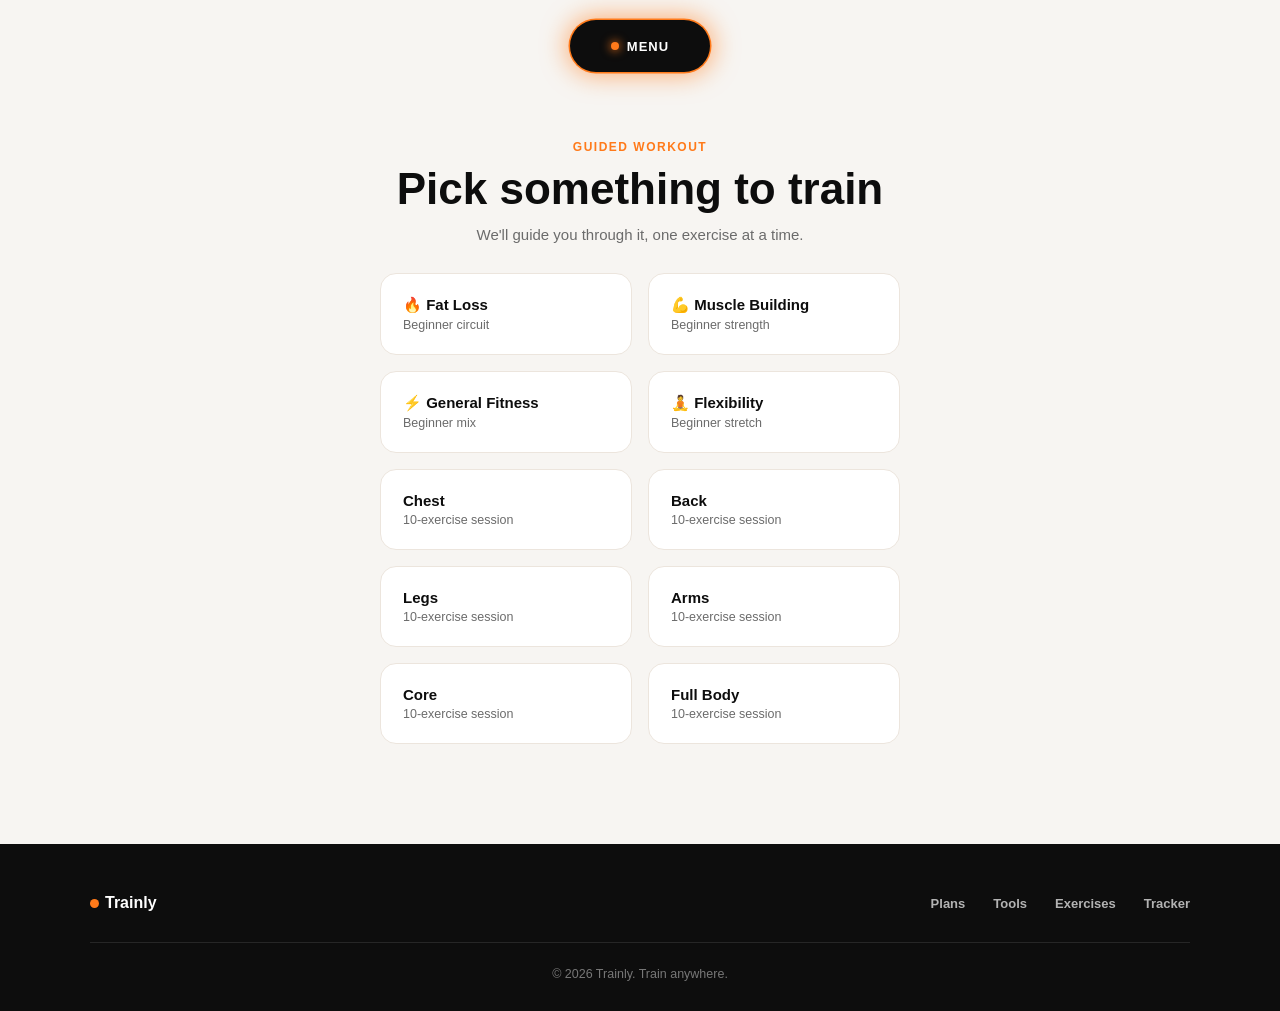
<file: workout-player.html>
<!DOCTYPE html>
<html lang="en">
<head>
<meta charset="UTF-8">
<meta name="viewport" content="width=device-width, initial-scale=1.0">
<title>Guided Workout — Trainly</title>
<link rel="stylesheet" href="style.css">
<style>
.wp-container { max-width: 560px; margin: 0 auto; padding: 140px 20px 100px; text-align: center; }

.wp-picker-grid { display: grid; grid-template-columns: repeat(auto-fit, minmax(200px,1fr)); gap: 16px; margin-top: 30px; text-align: left; }
.wp-picker-card { background: var(--white); border: 1px solid #ece5dd; border-radius: 16px; padding: 22px; cursor: pointer; transition: border-color .2s ease, transform .2s ease; }
.wp-picker-card:hover { border-color: var(--orange); transform: translateY(-3px); }
.wp-picker-card h3 { font-size: 15px; margin-bottom: 4px; }
.wp-picker-card p { font-size: 12.5px; color: var(--gray); }

.wp-intro h1 { font-size: clamp(26px,4vw,36px); font-weight: 800; margin-bottom: 10px; }
.wp-intro p { color: var(--gray); margin-bottom: 30px; }
.wp-start-btn { background: var(--black); color: var(--white); border: none; padding: 16px 34px; border-radius: 999px; font-weight: 800; font-size: 15px; cursor: pointer; box-shadow: 0 0 0 1.5px var(--orange), 0 0 25px 4px var(--orange-glow); }
.wp-start-btn:active { transform: scale(0.96); }

.wp-progress { width: 100%; height: 6px; background: #ece5dd; border-radius: 999px; overflow: hidden; margin-bottom: 26px; }
.wp-progress-fill { height: 100%; background: var(--orange); width: 0%; transition: width .4s ease; }

.wp-phase-label { font-size: 12.5px; font-weight: 800; letter-spacing: 1px; color: var(--gray); margin-bottom: 6px; }
.wp-rest-label { color: var(--orange); }

.wp-demo-wrap { width: 180px; height: 200px; margin: 0 auto 20px; background: #faf7f3; border-radius: 20px; display: flex; align-items: center; justify-content: center; }
.wp-demo-wrap .stick-figure { width: 130px; height: 150px; }
.wp-demo-wrap .stick-figure line { stroke-width: 9; }

#wpExerciseName { font-size: 24px; font-weight: 800; margin-bottom: 4px; }
#wpExerciseSub { color: var(--gray); font-size: 13.5px; margin-bottom: 20px; }

.wp-timer { font-size: 64px; font-weight: 800; color: var(--black); margin-bottom: 26px; font-variant-numeric: tabular-nums; }
.wp-timer.resting { color: var(--orange); }
.wp-timer.ticking { color: var(--orange); }

.wp-reps-target { font-size: 48px; font-weight: 800; color: var(--black); margin-bottom: 10px; }
.wp-reps-hint { font-size: 12.5px; color: var(--gray); margin-bottom: 24px; }
.wp-done-btn { background: var(--orange); color: var(--white); border: none; padding: 16px 36px; border-radius: 999px; font-weight: 800; font-size: 15px; cursor: pointer; margin-bottom: 20px; }
.wp-done-btn:active { transform: scale(0.96); }

.wp-controls { display: flex; gap: 14px; justify-content: center; }
.wp-controls button { padding: 14px 26px; border-radius: 999px; font-weight: 700; font-size: 14px; cursor: pointer; border: none; }
.wp-pause-btn { background: var(--black); color: var(--white); }
.wp-skip-btn { background: var(--white); border: 1px solid #ddd6cc !important; color: var(--black); }

.wp-complete h1 { font-size: 32px; font-weight: 800; margin-bottom: 12px; }
.wp-complete p { color: var(--gray); margin-bottom: 26px; }
</style>
</head>
<body>

<!-- ===== NAVBAR (Dynamic Island style) ===== -->
<header class="nav-wrapper" id="navWrapper">
  <div class="nav-pill" id="navPill">

    <a href="index.html" class="nav-logo">
      <span class="logo-dot"></span> Trainly
    </a>

    <nav class="nav-links">
      <div class="nav-item" data-menu="plans">
        <span>PLANS</span>
        <svg class="chevron" width="10" height="6" viewBox="0 0 10 6"><path d="M1 1L5 5L9 1" stroke="currentColor" stroke-width="1.5" fill="none"/></svg>
      </div>
      <div class="nav-item" data-menu="tools">
        <span>TOOLS</span>
        <svg class="chevron" width="10" height="6" viewBox="0 0 10 6"><path d="M1 1L5 5L9 1" stroke="currentColor" stroke-width="1.5" fill="none"/></svg>
      </div>
      <div class="nav-item" data-menu="library">
        <span>EXERCISES</span>
        <svg class="chevron" width="10" height="6" viewBox="0 0 10 6"><path d="M1 1L5 5L9 1" stroke="currentColor" stroke-width="1.5" fill="none"/></svg>
      </div>
      <a href="tracker.html" class="nav-item">
        <span>TRACKER</span>
      </a>
    </nav>

    <a href="workout-player.html" class="nav-cta">START FREE →</a>

    <div class="nav-collapsed-label">
      <span class="pulse-dot"></span> MENU
    </div>

  </div>

  <div class="mega-menu" id="megaMenu">

    <div class="mega-panel" data-panel="plans">
      <div class="mega-head">
        <span class="mega-eyebrow">PLANS</span>
        <h2>Train anywhere, zero equipment needed</h2>
        <p>Structured home workout plans built around your goal and your schedule.</p>
      </div>
      <div class="mega-cols">
        <div class="mega-col">
          <h4>BY GOAL</h4>
          <a href="fatloss.html">🔥 Fat Loss</a>
          <a href="musclebuilding.html">💪 Muscle Building</a>
          <a href="generalfitness.html">⚡ General Fitness</a>
          <a href="flexibility.html">🧘 Flexibility & Mobility</a>
        </div>
        <div class="mega-col">
          <h4>MORE</h4>
          <a href="plans.html">📋 All Plans</a>
          <a href="workout-player.html">▶️ Guided Workout Player</a>
          <a href="30-day-plan.html">📅 30-Day Plan</a>
        </div>
        <div class="mega-col highlight-card">
          <span class="hc-tag">FEATURED PLAN</span>
          <div class="hc-number">30</div>
          <span class="hc-label">DAY FAT LOSS CHALLENGE</span>
          <a href="fatloss.html" class="hc-link">See Plan →</a>
        </div>
      </div>
    </div>

    <div class="mega-panel" data-panel="tools">
      <div class="mega-head">
        <span class="mega-eyebrow">TOOLS</span>
        <h2>Know your numbers</h2>
        <p>Free calculators to plan your training and nutrition properly.</p>
      </div>
      <div class="mega-cols">
        <div class="mega-col">
          <h4>CALCULATORS</h4>
          <a href="calculators.html#protein">🥩 Protein Calculator</a>
          <a href="calculators.html#tdee">🔥 Calorie / TDEE Calculator</a>
          <a href="calculators.html#bmi">⚖️ BMI Calculator</a>
          <a href="calculators.html#onerep">🏋️ One-Rep Max Calculator</a>
        </div>
        <div class="mega-col">
          <h4>AI POWERED</h4>
          <a href="#" class="soon-link">🤖 AI Plan Generator <span class="soon-tag">Soon</span></a>
          <a href="#" class="soon-link">📋 AI Diet Suggestions <span class="soon-tag">Soon</span></a>
        </div>
      </div>
    </div>

    <div class="mega-panel" data-panel="library">
      <div class="mega-head">
        <span class="mega-eyebrow">EXERCISES</span>
        <h2>Every move, explained</h2>
        <p>Searchable library of home exercises by muscle group.</p>
      </div>
      <div class="mega-cols">
        <div class="mega-col">
          <h4>MUSCLE GROUPS</h4>
          <a href="exercises.html#chest">Chest</a>
          <a href="exercises.html#back">Back</a>
          <a href="exercises.html#legs">Legs</a>
          <a href="exercises.html#arms">Arms</a>
          <a href="exercises.html#core">Core</a>
          <a href="exercises.html#fullbody">Full Body</a>
        </div>
      </div>
    </div>

  </div>
</header>

<div class="wp-container">

  <!-- PICKER (shown when no plan/muscle is specified) -->
  <div id="wpPicker">
    <div class="page-hero" style="margin-bottom:20px;">
      <span class="section-eyebrow">GUIDED WORKOUT</span>
      <h1>Pick something to train</h1>
      <p>We'll guide you through it, one exercise at a time.</p>
    </div>
    <div class="wp-picker-grid">
      <div class="wp-picker-card" onclick="location.href='workout-player.html?plan=fatloss'"><h3>🔥 Fat Loss</h3><p>Beginner circuit</p></div>
      <div class="wp-picker-card" onclick="location.href='workout-player.html?plan=musclebuilding'"><h3>💪 Muscle Building</h3><p>Beginner strength</p></div>
      <div class="wp-picker-card" onclick="location.href='workout-player.html?plan=generalfitness'"><h3>⚡ General Fitness</h3><p>Beginner mix</p></div>
      <div class="wp-picker-card" onclick="location.href='workout-player.html?plan=flexibility'"><h3>🧘 Flexibility</h3><p>Beginner stretch</p></div>
      <div class="wp-picker-card" onclick="location.href='workout-player.html?muscle=chest'"><h3>Chest</h3><p>10-exercise session</p></div>
      <div class="wp-picker-card" onclick="location.href='workout-player.html?muscle=back'"><h3>Back</h3><p>10-exercise session</p></div>
      <div class="wp-picker-card" onclick="location.href='workout-player.html?muscle=legs'"><h3>Legs</h3><p>10-exercise session</p></div>
      <div class="wp-picker-card" onclick="location.href='workout-player.html?muscle=arms'"><h3>Arms</h3><p>10-exercise session</p></div>
      <div class="wp-picker-card" onclick="location.href='workout-player.html?muscle=core'"><h3>Core</h3><p>10-exercise session</p></div>
      <div class="wp-picker-card" onclick="location.href='workout-player.html?muscle=fullbody'"><h3>Full Body</h3><p>10-exercise session</p></div>
    </div>
  </div>

  <!-- INTRO (before starting) -->
  <div id="wpIntro" style="display:none;">
    <h1 id="wpIntroTitle"></h1>
    <p id="wpIntroSub"></p>
    <button class="wp-start-btn" onclick="startWorkout()">▶ Start Workout</button>
  </div>

  <!-- PLAYER (active workout) -->
  <div id="wpPlayer" style="display:none;">
    <div class="wp-progress"><div class="wp-progress-fill" id="wpProgressFill"></div></div>
    <div class="wp-phase-label" id="wpPhaseLabel">EXERCISE 1 OF 10</div>
    <div class="wp-demo-wrap" id="wpDemoWrap"></div>
    <h2 id="wpExerciseName">—</h2>
    <div id="wpExerciseSub"></div>

    <!-- Shown for time-based exercises/rest -->
    <div id="wpTimeMode">
      <div class="wp-timer" id="wpTimer">0</div>
    </div>

    <!-- Shown for rep-based exercises -->
    <div id="wpRepsMode" style="display:none;">
      <div class="wp-reps-target" id="wpRepsTarget">12 reps</div>
      <div class="wp-reps-hint">No timer — go at your own pace</div>
      <button class="wp-done-btn" onclick="markRepsDone()">✓ Done — Next</button>
    </div>

    <div class="wp-controls">
      <button class="wp-pause-btn" id="wpPauseBtn" onclick="pauseResume()">Pause</button>
      <button class="wp-skip-btn" onclick="skipPhase()">Skip</button>
    </div>
  </div>

  <!-- COMPLETE -->
  <div id="wpComplete" class="wp-complete" style="display:none;">
    <h1>🎉 Workout Complete!</h1>
    <p id="wpSummary"></p>
    <a href="tracker.html" class="hero-cta" id="wpCompleteLink">View Your Progress</a>
  </div>

</div>

<script>
// ===== EXERCISE DATA =====
// mode: 'time' = countdown timer, 'reps' = no timer, just a target + Done button
const PLAN_DATA = {
  fatloss: {
    beginner: [
      {name:"Jumping Jacks", anim:"jump", mode:"time", seconds:90, sub:"3 x 30s"},
      {name:"Bodyweight Squats", anim:"squat", mode:"reps", reps:36, sub:"3 x 12"},
      {name:"Push-Ups", anim:"pushup", mode:"reps", reps:24, sub:"3 x 8"},
      {name:"Mountain Climbers", anim:"crawl", mode:"time", seconds:60, sub:"3 x 20s"},
      {name:"Plank", anim:"plank", mode:"time", seconds:60, sub:"3 x 20s"}
    ]
  },
  musclebuilding: {
    beginner: [
      {name:"Incline Push-Ups", anim:"pushup", mode:"reps", reps:30, sub:"3 x 10"},
      {name:"Bodyweight Squats", anim:"squat", mode:"reps", reps:36, sub:"3 x 12"},
      {name:"Superman Hold", anim:"raise", mode:"time", seconds:45, sub:"3 x 15s"},
      {name:"Chair Dips", anim:"dip", mode:"reps", reps:30, sub:"3 x 10"}
    ]
  },
  generalfitness: {
    beginner: [
      {name:"Jumping Jacks", anim:"jump", mode:"time", seconds:60, sub:"2 x 30s"},
      {name:"Bodyweight Squats", anim:"squat", mode:"reps", reps:20, sub:"2 x 10"},
      {name:"Push-Ups", anim:"pushup", mode:"reps", reps:16, sub:"2 x 8"},
      {name:"Plank", anim:"plank", mode:"time", seconds:40, sub:"2 x 20s"}
    ]
  },
  flexibility: {
    beginner: [
      {name:"Cat-Cow Stretch", anim:"stretch", mode:"reps", reps:20, sub:"2 x 10"},
      {name:"Standing Hamstring Stretch", anim:"stretch", mode:"time", seconds:80, sub:"2 x 20s/leg"},
      {name:"Shoulder Rolls", anim:"stretch", mode:"reps", reps:20, sub:"2 x 10"}
    ]
  }
};

const MUSCLE_DATA = {
  chest: [
    {name:"Push-Ups", anim:"pushup", mode:"reps", reps:12},
    {name:"Incline Push-Ups", anim:"pushup", mode:"reps", reps:12},
    {name:"Wide Push-Ups", anim:"pushup", mode:"reps", reps:12},
    {name:"Diamond Push-Ups", anim:"pushup", mode:"reps", reps:10},
    {name:"Staggered Push-Ups", anim:"pushup", mode:"reps", reps:10},
    {name:"Spiderman Push-Ups", anim:"pushup", mode:"reps", reps:10},
    {name:"Decline Push-Ups", anim:"pushup", mode:"reps", reps:10},
    {name:"Archer Push-Ups", anim:"pushup", mode:"reps", reps:8},
    {name:"Push-Up to Plank Reach", anim:"pushup", mode:"reps", reps:10},
    {name:"Clap Push-Ups", anim:"pushup", mode:"reps", reps:8}
  ],
  back: [
    {name:"Superman Hold", anim:"raise", mode:"time", seconds:20},
    {name:"Reverse Snow Angels", anim:"raise", mode:"reps", reps:12},
    {name:"Prone Y-Raises", anim:"raise", mode:"reps", reps:12},
    {name:"Prone Cobra", anim:"raise", mode:"time", seconds:20},
    {name:"Towel Rows", anim:"pull", mode:"reps", reps:12},
    {name:"Doorframe Rows", anim:"pull", mode:"reps", reps:12},
    {name:"Face Pulls", anim:"pull", mode:"reps", reps:12},
    {name:"Scapular Pulls", anim:"pull", mode:"reps", reps:12},
    {name:"Pull-Ups", anim:"pull", mode:"reps", reps:6},
    {name:"Renegade Rows", anim:"pull", mode:"reps", reps:10}
  ],
  legs: [
    {name:"Bodyweight Squats", anim:"squat", mode:"reps", reps:15},
    {name:"Lunges", anim:"lunge", mode:"reps", reps:12},
    {name:"Glute Bridges", anim:"raise", mode:"reps", reps:15},
    {name:"Calf Raises", anim:"squat", mode:"reps", reps:15},
    {name:"Wall Sit", anim:"squat", mode:"time", seconds:30},
    {name:"Bulgarian Split Squats", anim:"lunge", mode:"reps", reps:10},
    {name:"Step-Ups", anim:"lunge", mode:"reps", reps:12},
    {name:"Jump Squats", anim:"squat", mode:"reps", reps:12},
    {name:"Curtsy Lunges", anim:"lunge", mode:"reps", reps:10},
    {name:"Single-Leg Deadlift", anim:"lunge", mode:"reps", reps:10}
  ],
  arms: [
    {name:"Chair Dips", anim:"dip", mode:"reps", reps:12},
    {name:"Wall/Table Curls", anim:"pull", mode:"reps", reps:12},
    {name:"Arm Circles", anim:"raise", mode:"time", seconds:20},
    {name:"Tricep Kickbacks", anim:"pull", mode:"reps", reps:12},
    {name:"Concentration Curls", anim:"pull", mode:"reps", reps:12},
    {name:"Zottman Curls", anim:"pull", mode:"reps", reps:10},
    {name:"Pike Push-Ups", anim:"pushup", mode:"reps", reps:10},
    {name:"Plank Shoulder Taps", anim:"plank", mode:"reps", reps:16},
    {name:"Diamond Push-Up Hold", anim:"plank", mode:"time", seconds:20},
    {name:"Tricep Dips Off Floor", anim:"dip", mode:"reps", reps:10}
  ],
  core: [
    {name:"Plank", anim:"plank", mode:"time", seconds:30},
    {name:"Dead Bug", anim:"twist", mode:"reps", reps:12},
    {name:"Side Plank", anim:"plank", mode:"time", seconds:20},
    {name:"Flutter Kicks", anim:"raise", mode:"time", seconds:20},
    {name:"Bicycle Crunches", anim:"twist", mode:"reps", reps:20},
    {name:"Russian Twists", anim:"twist", mode:"reps", reps:20},
    {name:"Plank Jacks", anim:"jump", mode:"reps", reps:15},
    {name:"Leg Raises", anim:"raise", mode:"reps", reps:12},
    {name:"Hollow Body Hold", anim:"plank", mode:"time", seconds:25},
    {name:"V-Ups", anim:"twist", mode:"reps", reps:12}
  ],
  fullbody: [
    {name:"Burpees", anim:"jump", mode:"reps", reps:10},
    {name:"Mountain Climbers", anim:"crawl", mode:"time", seconds:20},
    {name:"Jumping Jacks", anim:"jump", mode:"time", seconds:30},
    {name:"High Knees", anim:"jump", mode:"time", seconds:20},
    {name:"Bear Crawl", anim:"crawl", mode:"time", seconds:20},
    {name:"Inchworms", anim:"crawl", mode:"reps", reps:8},
    {name:"Skater Jumps", anim:"jump", mode:"reps", reps:12},
    {name:"Squat to Press", anim:"squat", mode:"reps", reps:10},
    {name:"Squat Thrusts", anim:"jump", mode:"reps", reps:10},
    {name:"Star Jumps", anim:"jump", mode:"reps", reps:12}
  ]
};

// ===== 30-DAY PLAN POOLS (12 exercises/day pulled in rotation from these pools) =====
const THIRTYDAY_POOLS = {
  fatloss: [
    {name:"Jumping Jacks", anim:"jump", mode:"time", seconds:20},
    {name:"Burpees", anim:"jump", mode:"reps", reps:10},
    {name:"Mountain Climbers", anim:"crawl", mode:"time", seconds:20},
    {name:"High Knees", anim:"jump", mode:"time", seconds:20},
    {name:"Jump Squats", anim:"squat", mode:"reps", reps:12},
    {name:"Push-Ups", anim:"pushup", mode:"reps", reps:12},
    {name:"Bodyweight Squats", anim:"squat", mode:"reps", reps:15},
    {name:"Plank", anim:"plank", mode:"time", seconds:30},
    {name:"Bicycle Crunches", anim:"twist", mode:"reps", reps:20},
    {name:"Skater Jumps", anim:"jump", mode:"reps", reps:12},
    {name:"Star Jumps", anim:"jump", mode:"reps", reps:12},
    {name:"Squat Thrusts", anim:"jump", mode:"reps", reps:10},
    {name:"Lunges", anim:"lunge", mode:"reps", reps:12},
    {name:"Bear Crawl", anim:"crawl", mode:"time", seconds:20},
    {name:"Inchworms", anim:"crawl", mode:"reps", reps:8},
    {name:"Plank Jacks", anim:"jump", mode:"reps", reps:15},
    {name:"Russian Twists", anim:"twist", mode:"reps", reps:20},
    {name:"Squat to Press", anim:"squat", mode:"reps", reps:10},
    {name:"Diamond Push-Ups", anim:"pushup", mode:"reps", reps:10},
    {name:"Glute Bridges", anim:"raise", mode:"reps", reps:15}
  ],
  musclebuilding: [
    {name:"Incline Push-Ups", anim:"pushup", mode:"reps", reps:12},
    {name:"Diamond Push-Ups", anim:"pushup", mode:"reps", reps:10},
    {name:"Decline Push-Ups", anim:"pushup", mode:"reps", reps:10},
    {name:"Chair Dips", anim:"dip", mode:"reps", reps:12},
    {name:"Bulgarian Split Squats", anim:"lunge", mode:"reps", reps:10},
    {name:"Bodyweight Squats", anim:"squat", mode:"reps", reps:15},
    {name:"Towel Rows", anim:"pull", mode:"reps", reps:12},
    {name:"Doorframe Rows", anim:"pull", mode:"reps", reps:12},
    {name:"Pull-Ups", anim:"pull", mode:"reps", reps:6},
    {name:"Superman Hold", anim:"raise", mode:"time", seconds:20},
    {name:"Wall/Table Curls", anim:"pull", mode:"reps", reps:12},
    {name:"Concentration Curls", anim:"pull", mode:"reps", reps:12},
    {name:"Tricep Kickbacks", anim:"pull", mode:"reps", reps:12},
    {name:"Pike Push-Ups", anim:"pushup", mode:"reps", reps:10},
    {name:"Step-Ups", anim:"lunge", mode:"reps", reps:12},
    {name:"Single-Leg Deadlift", anim:"lunge", mode:"reps", reps:10},
    {name:"Renegade Rows", anim:"pull", mode:"reps", reps:10},
    {name:"Wide Push-Ups", anim:"pushup", mode:"reps", reps:12},
    {name:"Glute Bridges", anim:"raise", mode:"reps", reps:15},
    {name:"Zottman Curls", anim:"pull", mode:"reps", reps:10}
  ],
  generalfitness: [
    {name:"Jumping Jacks", anim:"jump", mode:"time", seconds:20},
    {name:"Bodyweight Squats", anim:"squat", mode:"reps", reps:12},
    {name:"Push-Ups", anim:"pushup", mode:"reps", reps:10},
    {name:"Plank", anim:"plank", mode:"time", seconds:30},
    {name:"Lunges", anim:"lunge", mode:"reps", reps:12},
    {name:"Mountain Climbers", anim:"crawl", mode:"time", seconds:20},
    {name:"Superman Hold", anim:"raise", mode:"time", seconds:20},
    {name:"Bicycle Crunches", anim:"twist", mode:"reps", reps:16},
    {name:"Wall Sit", anim:"squat", mode:"time", seconds:30},
    {name:"Arm Circles", anim:"raise", mode:"time", seconds:20},
    {name:"Glute Bridges", anim:"raise", mode:"reps", reps:15},
    {name:"Dead Bug", anim:"twist", mode:"reps", reps:12},
    {name:"High Knees", anim:"jump", mode:"time", seconds:20},
    {name:"Chair Dips", anim:"dip", mode:"reps", reps:10},
    {name:"Towel Rows", anim:"pull", mode:"reps", reps:12},
    {name:"Step-Ups", anim:"lunge", mode:"reps", reps:12},
    {name:"Side Plank", anim:"plank", mode:"time", seconds:20},
    {name:"Calf Raises", anim:"squat", mode:"reps", reps:15},
    {name:"Incline Push-Ups", anim:"pushup", mode:"reps", reps:12},
    {name:"Flutter Kicks", anim:"raise", mode:"time", seconds:20}
  ],
  flexibility: [
    {name:"Cat-Cow Stretch", anim:"stretch", mode:"reps", reps:10},
    {name:"Standing Hamstring Stretch", anim:"stretch", mode:"time", seconds:20},
    {name:"Shoulder Rolls", anim:"stretch", mode:"reps", reps:10},
    {name:"World's Greatest Stretch", anim:"stretch", mode:"reps", reps:5},
    {name:"Deep Squat Hold", anim:"stretch", mode:"time", seconds:30},
    {name:"Hip Flexor Stretch", anim:"stretch", mode:"time", seconds:20},
    {name:"Pancake Stretch", anim:"stretch", mode:"time", seconds:30},
    {name:"Bridge Hold", anim:"stretch", mode:"time", seconds:20},
    {name:"Child's Pose", anim:"stretch", mode:"time", seconds:30},
    {name:"Cobra Stretch", anim:"stretch", mode:"time", seconds:20},
    {name:"Seated Forward Fold", anim:"stretch", mode:"time", seconds:30},
    {name:"Butterfly Stretch", anim:"stretch", mode:"time", seconds:30},
    {name:"Neck Rolls", anim:"stretch", mode:"reps", reps:10},
    {name:"Quad Stretch", anim:"stretch", mode:"time", seconds:20},
    {name:"Side Bend Stretch", anim:"stretch", mode:"reps", reps:10},
    {name:"Ankle Circles", anim:"stretch", mode:"reps", reps:10},
    {name:"Spinal Twist", anim:"stretch", mode:"time", seconds:20},
    {name:"Wrist Stretch", anim:"stretch", mode:"reps", reps:10},
    {name:"Calf Stretch", anim:"stretch", mode:"time", seconds:20},
    {name:"Chest Opener Stretch", anim:"stretch", mode:"time", seconds:20}
  ]
};

function stickFigureSVG() {
  return `<svg class="stick-figure" viewBox="0 0 120 140" xmlns="http://www.w3.org/2000/svg">
    <g class="sf-torso-group">
      <circle class="sf-head" cx="60" cy="22" r="12"></circle>
      <line x1="60" y1="34" x2="60" y2="82"></line>
      <g class="sf-arm-left" style="transform-box:fill-box; transform-origin:0px 8px;"><line x1="60" y1="42" x2="35" y2="68"></line></g>
      <g class="sf-arm-right" style="transform-box:fill-box; transform-origin:0px 8px;"><line x1="60" y1="42" x2="85" y2="68"></line></g>
    </g>
    <g class="sf-leg-left" style="transform-box:fill-box; transform-origin:0px 0px;"><line x1="60" y1="82" x2="42" y2="122"></line></g>
    <g class="sf-leg-right" style="transform-box:fill-box; transform-origin:0px 0px;"><line x1="60" y1="82" x2="78" y2="122"></line></g>
  </svg>`;
}

// ===== BUILD WORKOUT FROM URL =====
const params = new URLSearchParams(location.search);
const planKey = params.get('plan');
const levelKey = params.get('level') || 'beginner';
const muscleKey = params.get('muscle');
const thirtyDayGoal = params.get('thirtyday');
const thirtyDayNum = parseInt(params.get('day'), 10);

let workoutList = [];
let workoutTitle = '';
let restSeconds = 20;

if (thirtyDayGoal && THIRTYDAY_POOLS[thirtyDayGoal] && thirtyDayNum >= 1 && thirtyDayNum <= 30) {
  const pool = THIRTYDAY_POOLS[thirtyDayGoal];
  workoutList = [];
  for (let i = 0; i < 12; i++) {
    workoutList.push({ ...pool[(thirtyDayNum - 1 + i) % pool.length] });
  }
  const goalLabel = thirtyDayGoal.charAt(0).toUpperCase() + thirtyDayGoal.slice(1);
  workoutTitle = `${goalLabel} — Day ${thirtyDayNum}`;
  restSeconds = 15;
} else if (planKey && PLAN_DATA[planKey]) {
  const levelData = PLAN_DATA[planKey][levelKey] || PLAN_DATA[planKey]['beginner'];
  workoutList = levelData.map(e => ({...e}));
  workoutTitle = planKey.charAt(0).toUpperCase() + planKey.slice(1) + ' Plan';
  restSeconds = 20;
} else if (muscleKey && MUSCLE_DATA[muscleKey]) {
  workoutList = MUSCLE_DATA[muscleKey].map(e => ({...e}));
  workoutTitle = muscleKey.charAt(0).toUpperCase() + muscleKey.slice(1) + ' Session';
  restSeconds = 15;
}

// ===== SHOW INTRO OR PICKER =====
if (workoutList.length > 0) {
  document.getElementById('wpPicker').style.display = 'none';
  document.getElementById('wpIntro').style.display = 'block';
  document.getElementById('wpIntroTitle').textContent = workoutTitle;
  const timeEstimate = workoutList.reduce((sum,e) => sum + (e.mode === 'time' ? e.seconds : 40), 0);
  const totalRest = (workoutList.length - 1) * restSeconds;
  const totalMin = Math.ceil((timeEstimate + totalRest) / 60);
  document.getElementById('wpIntroSub').textContent = `${workoutList.length} exercises • about ${totalMin} min`;
}

// ===== SOUND EFFECTS (Web Audio, no files needed) =====
function playTone(freq, duration, volume) {
  try {
    const ctx = new (window.AudioContext || window.webkitAudioContext)();
    const osc = ctx.createOscillator();
    const gain = ctx.createGain();
    osc.connect(gain);
    gain.connect(ctx.destination);
    osc.type = 'sine';
    osc.frequency.value = freq;
    gain.gain.setValueAtTime(volume, ctx.currentTime);
    gain.gain.exponentialRampToValueAtTime(0.001, ctx.currentTime + duration);
    osc.start();
    osc.stop(ctx.currentTime + duration);
  } catch (e) { /* audio not available, fail silently */ }
}

function playTick() { playTone(1200, 0.1, 0.2); }
function playCompletionBeep() { playTone(700, 1.1, 0.35); }

// ===== PLAYER STATE =====
let currentIndex = 0;
let currentPhase = 'work'; // 'work' or 'rest'
let remaining = 0;
let timerId = null;
let isPaused = false;

function startWorkout() {
  document.getElementById('wpIntro').style.display = 'none';
  document.getElementById('wpPlayer').style.display = 'block';
  currentIndex = 0;
  currentPhase = 'work';
  loadPhase();
}

function loadPhase() {
  const exercise = workoutList[currentIndex];
  const demoWrap = document.getElementById('wpDemoWrap');
  const phaseLabel = document.getElementById('wpPhaseLabel');
  const timeModeEl = document.getElementById('wpTimeMode');
  const repsModeEl = document.getElementById('wpRepsMode');
  const timerEl = document.getElementById('wpTimer');

  if (currentPhase === 'work') {
    demoWrap.innerHTML = stickFigureSVG();
    demoWrap.querySelector('.stick-figure').classList.add('anim-' + exercise.anim);
    document.getElementById('wpExerciseName').textContent = exercise.name;
    document.getElementById('wpExerciseSub').textContent = exercise.sub || '';
    phaseLabel.textContent = `EXERCISE ${currentIndex + 1} OF ${workoutList.length}`;
    phaseLabel.classList.remove('wp-rest-label');
    timerEl.classList.remove('resting');

    if (exercise.mode === 'reps') {
      timeModeEl.style.display = 'none';
      repsModeEl.style.display = 'block';
      document.getElementById('wpRepsTarget').textContent = exercise.reps + ' reps';
      clearInterval(timerId);
    } else {
      timeModeEl.style.display = 'block';
      repsModeEl.style.display = 'none';
      remaining = exercise.seconds;
      updateTimerDisplay();
      runTimer();
    }
  } else {
    // REST is always time-based
    timeModeEl.style.display = 'block';
    repsModeEl.style.display = 'none';
    demoWrap.innerHTML = '<div style="font-size:40px;">😮‍💨</div>';
    document.getElementById('wpExerciseName').textContent = 'Rest';
    document.getElementById('wpExerciseSub').textContent = 'Next up: ' + workoutList[currentIndex + 1].name;
    phaseLabel.textContent = 'RESTING';
    phaseLabel.classList.add('wp-rest-label');
    timerEl.classList.add('resting');
    remaining = restSeconds;
    updateTimerDisplay();
    runTimer();
  }

  updateProgress();
}

function updateProgress() {
  const totalPhases = workoutList.length * 2 - 1;
  const completedPhases = currentIndex * 2 + (currentPhase === 'rest' ? 1 : 0);
  const pct = Math.min(100, (completedPhases / totalPhases) * 100);
  document.getElementById('wpProgressFill').style.width = pct + '%';
}

function updateTimerDisplay() {
  const timerEl = document.getElementById('wpTimer');
  timerEl.textContent = remaining;
  if (remaining <= 5 && remaining > 0) {
    timerEl.classList.add('ticking');
  } else {
    timerEl.classList.remove('ticking');
  }
}

function runTimer() {
  clearInterval(timerId);
  timerId = setInterval(() => {
    if (isPaused) return;
    remaining--;
    updateTimerDisplay();
    if (remaining > 0 && remaining <= 5) {
      playTick();
    }
    if (remaining <= 0) {
      clearInterval(timerId);
      playCompletionBeep();
      advancePhase();
    }
  }, 1000);
}

function markRepsDone() {
  playCompletionBeep();
  advancePhase();
}

function advancePhase() {
  if (currentPhase === 'work') {
    if (currentIndex < workoutList.length - 1) {
      currentPhase = 'rest';
      loadPhase();
    } else {
      finishWorkout();
    }
  } else {
    currentIndex++;
    currentPhase = 'work';
    loadPhase();
  }
}

function skipPhase() {
  clearInterval(timerId);
  playCompletionBeep();
  advancePhase();
}

function pauseResume() {
  isPaused = !isPaused;
  document.getElementById('wpPauseBtn').textContent = isPaused ? 'Resume' : 'Pause';
}

function finishWorkout() {
  clearInterval(timerId);
  document.getElementById('wpPlayer').style.display = 'none';
  document.getElementById('wpComplete').style.display = 'block';
  document.getElementById('wpSummary').textContent = `${workoutList.length} exercises completed. Nice work.`;

  const today = new Date().toISOString().split('T')[0];
  const data = JSON.parse(localStorage.getItem('trainlyTracker') || '{"workoutDates":[],"weightLog":[],"sessions":[]}');
  if (!data.workoutDates.includes(today)) data.workoutDates.push(today);
  if (!data.sessions) data.sessions = [];
  data.sessions.push({ date: today, title: workoutTitle, exercises: workoutList.length });
  localStorage.setItem('trainlyTracker', JSON.stringify(data));

  if (thirtyDayGoal && thirtyDayNum) {
    const thirtyData = JSON.parse(localStorage.getItem('trainly30Day') || '{}');
    if (!thirtyData[thirtyDayGoal]) thirtyData[thirtyDayGoal] = [];
    if (!thirtyData[thirtyDayGoal].includes(thirtyDayNum)) thirtyData[thirtyDayGoal].push(thirtyDayNum);
    localStorage.setItem('trainly30Day', JSON.stringify(thirtyData));
    document.getElementById('wpCompleteLink').href = `30-day-plan.html?goal=${thirtyDayGoal}`;
    document.getElementById('wpCompleteLink').textContent = 'Back to 30-Day Plan';
  }
}
</script>

<!-- ===== FOOTER ===== -->
<footer class="footer">
  <div class="footer-top">
    <div class="footer-brand">
      <span class="logo-dot"></span> Trainly
    </div>
    <div class="footer-links">
      <a href="plans.html">Plans</a>
      <a href="calculators.html">Tools</a>
      <a href="exercises.html">Exercises</a>
      <a href="tracker.html">Tracker</a>
    </div>
  </div>
  <p class="footer-bottom">© 2026 Trainly. Train anywhere.</p>
</footer>

<script src="script.js"></script>
</body>
</html>
</file>
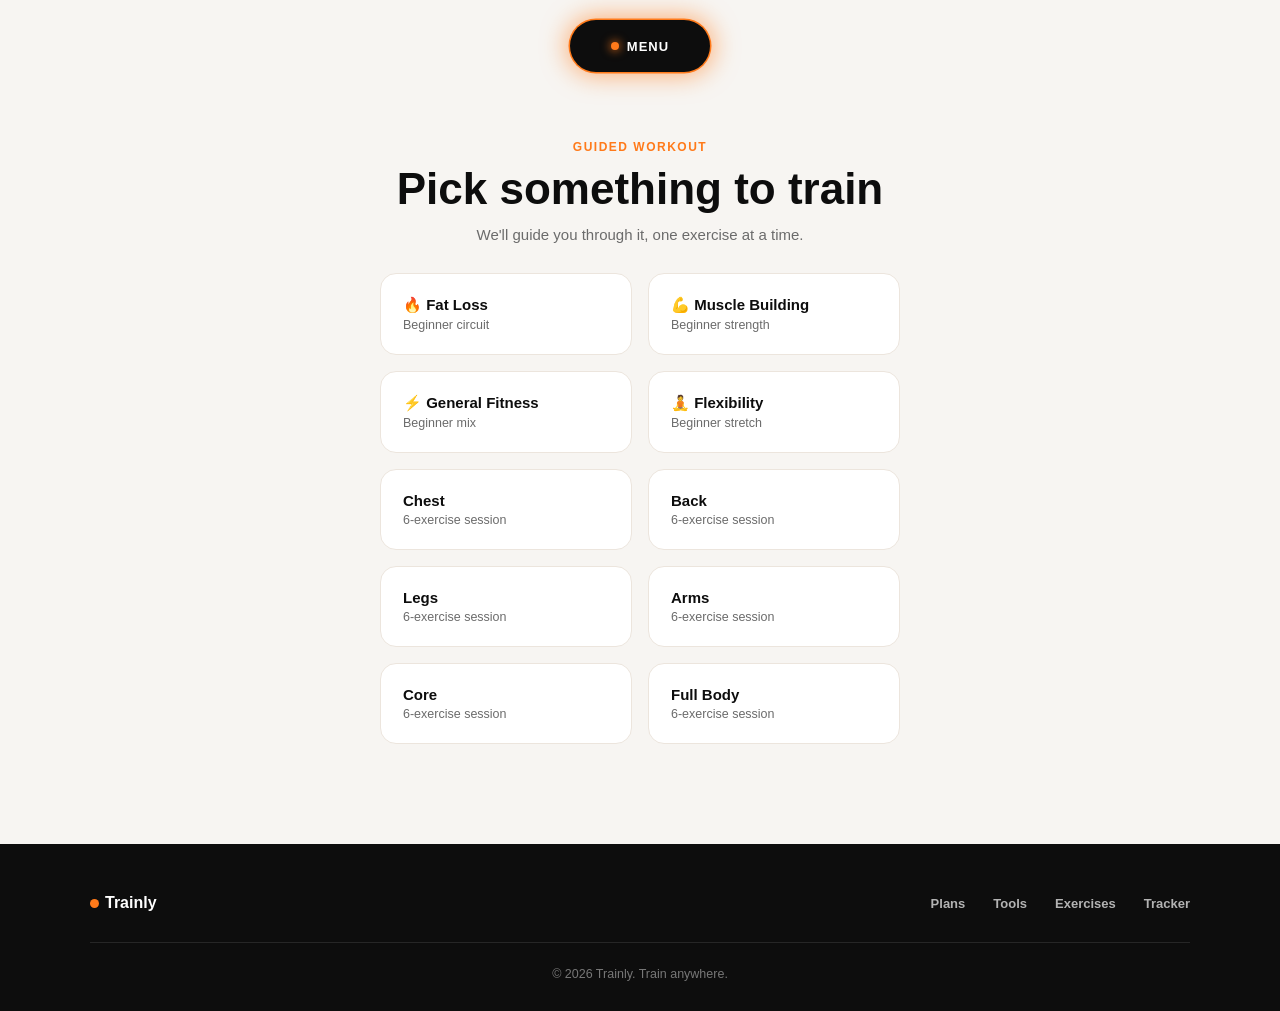
<file: workoutplayer.html>
<!DOCTYPE html>
<html lang="en">
<head>
<meta charset="UTF-8">
<meta name="viewport" content="width=device-width, initial-scale=1.0">
<title>Guided Workout — Trainly</title>
<link rel="stylesheet" href="style.css">
<style>
.wp-container { max-width: 560px; margin: 0 auto; padding: 140px 20px 100px; text-align: center; }

.wp-picker-grid { display: grid; grid-template-columns: repeat(auto-fit, minmax(200px,1fr)); gap: 16px; margin-top: 30px; text-align: left; }
.wp-picker-card { background: var(--white); border: 1px solid #ece5dd; border-radius: 16px; padding: 22px; cursor: pointer; transition: border-color .2s ease, transform .2s ease; }
.wp-picker-card:hover { border-color: var(--orange); transform: translateY(-3px); }
.wp-picker-card h3 { font-size: 15px; margin-bottom: 4px; }
.wp-picker-card p { font-size: 12.5px; color: var(--gray); }

.wp-intro h1 { font-size: clamp(26px,4vw,36px); font-weight: 800; margin-bottom: 10px; }
.wp-intro p { color: var(--gray); margin-bottom: 30px; }
.wp-start-btn { background: var(--black); color: var(--white); border: none; padding: 16px 34px; border-radius: 999px; font-weight: 800; font-size: 15px; cursor: pointer; box-shadow: 0 0 0 1.5px var(--orange), 0 0 25px 4px var(--orange-glow); }
.wp-start-btn:active { transform: scale(0.96); }

.wp-progress { width: 100%; height: 6px; background: #ece5dd; border-radius: 999px; overflow: hidden; margin-bottom: 26px; }
.wp-progress-fill { height: 100%; background: var(--orange); width: 0%; transition: width .4s ease; }

.wp-phase-label { font-size: 12.5px; font-weight: 800; letter-spacing: 1px; color: var(--gray); margin-bottom: 6px; }
.wp-rest-label { color: var(--orange); }

.wp-demo-wrap { width: 180px; height: 200px; margin: 0 auto 20px; background: #faf7f3; border-radius: 20px; display: flex; align-items: center; justify-content: center; }
.wp-demo-wrap .stick-figure { width: 130px; height: 150px; }
.wp-demo-wrap .stick-figure line { stroke-width: 9; }

#wpExerciseName { font-size: 24px; font-weight: 800; margin-bottom: 4px; }
#wpExerciseSub { color: var(--gray); font-size: 13.5px; margin-bottom: 20px; }

.wp-timer { font-size: 64px; font-weight: 800; color: var(--black); margin-bottom: 26px; font-variant-numeric: tabular-nums; }
.wp-timer.resting { color: var(--orange); }

.wp-controls { display: flex; gap: 14px; justify-content: center; }
.wp-controls button { padding: 14px 26px; border-radius: 999px; font-weight: 700; font-size: 14px; cursor: pointer; border: none; }
.wp-pause-btn { background: var(--black); color: var(--white); }
.wp-skip-btn { background: var(--white); border: 1px solid #ddd6cc !important; color: var(--black); }

.wp-complete h1 { font-size: 32px; font-weight: 800; margin-bottom: 12px; }
.wp-complete p { color: var(--gray); margin-bottom: 26px; }
</style>
</head>
<body>

<!-- ===== NAVBAR (Dynamic Island style) ===== -->
<header class="nav-wrapper" id="navWrapper">
  <div class="nav-pill" id="navPill">

    <a href="index.html" class="nav-logo">
      <span class="logo-dot"></span> Trainly
    </a>

    <nav class="nav-links">
      <div class="nav-item" data-menu="plans">
        <span>PLANS</span>
        <svg class="chevron" width="10" height="6" viewBox="0 0 10 6"><path d="M1 1L5 5L9 1" stroke="currentColor" stroke-width="1.5" fill="none"/></svg>
      </div>
      <div class="nav-item" data-menu="tools">
        <span>TOOLS</span>
        <svg class="chevron" width="10" height="6" viewBox="0 0 10 6"><path d="M1 1L5 5L9 1" stroke="currentColor" stroke-width="1.5" fill="none"/></svg>
      </div>
      <div class="nav-item" data-menu="library">
        <span>EXERCISES</span>
        <svg class="chevron" width="10" height="6" viewBox="0 0 10 6"><path d="M1 1L5 5L9 1" stroke="currentColor" stroke-width="1.5" fill="none"/></svg>
      </div>
      <a href="tracker.html" class="nav-item">
        <span>TRACKER</span>
      </a>
    </nav>

    <a href="workout-player.html" class="nav-cta">START FREE →</a>

    <div class="nav-collapsed-label">
      <span class="pulse-dot"></span> MENU
    </div>

  </div>

  <div class="mega-menu" id="megaMenu">

    <div class="mega-panel" data-panel="plans">
      <div class="mega-head">
        <span class="mega-eyebrow">PLANS</span>
        <h2>Train anywhere, zero equipment needed</h2>
        <p>Structured home workout plans built around your goal and your schedule.</p>
      </div>
      <div class="mega-cols">
        <div class="mega-col">
          <h4>BY GOAL</h4>
          <a href="fatloss.html">🔥 Fat Loss</a>
          <a href="musclebuilding.html">💪 Muscle Building</a>
          <a href="generalfitness.html">⚡ General Fitness</a>
          <a href="flexibility.html">🧘 Flexibility & Mobility</a>
        </div>
        <div class="mega-col">
          <h4>MORE</h4>
          <a href="plans.html">📋 All Plans</a>
          <a href="workout-player.html">▶️ Guided Workout Player</a>
        </div>
        <div class="mega-col highlight-card">
          <span class="hc-tag">FEATURED PLAN</span>
          <div class="hc-number">30</div>
          <span class="hc-label">DAY FAT LOSS CHALLENGE</span>
          <a href="fatloss.html" class="hc-link">See Plan →</a>
        </div>
      </div>
    </div>

    <div class="mega-panel" data-panel="tools">
      <div class="mega-head">
        <span class="mega-eyebrow">TOOLS</span>
        <h2>Know your numbers</h2>
        <p>Free calculators to plan your training and nutrition properly.</p>
      </div>
      <div class="mega-cols">
        <div class="mega-col">
          <h4>CALCULATORS</h4>
          <a href="calculators.html#protein">🥩 Protein Calculator</a>
          <a href="calculators.html#tdee">🔥 Calorie / TDEE Calculator</a>
          <a href="calculators.html#bmi">⚖️ BMI Calculator</a>
          <a href="calculators.html#onerep">🏋️ One-Rep Max Calculator</a>
        </div>
        <div class="mega-col">
          <h4>AI POWERED</h4>
          <a href="#" class="soon-link">🤖 AI Plan Generator <span class="soon-tag">Soon</span></a>
          <a href="#" class="soon-link">📋 AI Diet Suggestions <span class="soon-tag">Soon</span></a>
        </div>
      </div>
    </div>

    <div class="mega-panel" data-panel="library">
      <div class="mega-head">
        <span class="mega-eyebrow">EXERCISES</span>
        <h2>Every move, explained</h2>
        <p>Searchable library of home exercises by muscle group.</p>
      </div>
      <div class="mega-cols">
        <div class="mega-col">
          <h4>MUSCLE GROUPS</h4>
          <a href="exercises.html#chest">Chest</a>
          <a href="exercises.html#back">Back</a>
          <a href="exercises.html#legs">Legs</a>
          <a href="exercises.html#arms">Arms</a>
          <a href="exercises.html#core">Core</a>
          <a href="exercises.html#fullbody">Full Body</a>
        </div>
      </div>
    </div>

  </div>
</header>

<div class="wp-container">

  <!-- PICKER (shown when no plan/muscle is specified) -->
  <div id="wpPicker">
    <div class="page-hero" style="margin-bottom:20px;">
      <span class="section-eyebrow">GUIDED WORKOUT</span>
      <h1>Pick something to train</h1>
      <p>We'll guide you through it, one exercise at a time.</p>
    </div>
    <div class="wp-picker-grid">
      <div class="wp-picker-card" onclick="location.href='workout-player.html?plan=fatloss'"><h3>🔥 Fat Loss</h3><p>Beginner circuit</p></div>
      <div class="wp-picker-card" onclick="location.href='workout-player.html?plan=musclebuilding'"><h3>💪 Muscle Building</h3><p>Beginner strength</p></div>
      <div class="wp-picker-card" onclick="location.href='workout-player.html?plan=generalfitness'"><h3>⚡ General Fitness</h3><p>Beginner mix</p></div>
      <div class="wp-picker-card" onclick="location.href='workout-player.html?plan=flexibility'"><h3>🧘 Flexibility</h3><p>Beginner stretch</p></div>
      <div class="wp-picker-card" onclick="location.href='workout-player.html?muscle=chest'"><h3>Chest</h3><p>6-exercise session</p></div>
      <div class="wp-picker-card" onclick="location.href='workout-player.html?muscle=back'"><h3>Back</h3><p>6-exercise session</p></div>
      <div class="wp-picker-card" onclick="location.href='workout-player.html?muscle=legs'"><h3>Legs</h3><p>6-exercise session</p></div>
      <div class="wp-picker-card" onclick="location.href='workout-player.html?muscle=arms'"><h3>Arms</h3><p>6-exercise session</p></div>
      <div class="wp-picker-card" onclick="location.href='workout-player.html?muscle=core'"><h3>Core</h3><p>6-exercise session</p></div>
      <div class="wp-picker-card" onclick="location.href='workout-player.html?muscle=fullbody'"><h3>Full Body</h3><p>6-exercise session</p></div>
    </div>
  </div>

  <!-- INTRO (before starting) -->
  <div id="wpIntro" style="display:none;">
    <h1 id="wpIntroTitle"></h1>
    <p id="wpIntroSub"></p>
    <button class="wp-start-btn" onclick="startWorkout()">▶ Start Workout</button>
  </div>

  <!-- PLAYER (active workout) -->
  <div id="wpPlayer" style="display:none;">
    <div class="wp-progress"><div class="wp-progress-fill" id="wpProgressFill"></div></div>
    <div class="wp-phase-label" id="wpPhaseLabel">EXERCISE 1 OF 6</div>
    <div class="wp-demo-wrap" id="wpDemoWrap"></div>
    <h2 id="wpExerciseName">—</h2>
    <div id="wpExerciseSub"></div>
    <div class="wp-timer" id="wpTimer">0</div>
    <div class="wp-controls">
      <button class="wp-pause-btn" id="wpPauseBtn" onclick="pauseResume()">Pause</button>
      <button class="wp-skip-btn" onclick="skipPhase()">Skip</button>
    </div>
  </div>

  <!-- COMPLETE -->
  <div id="wpComplete" class="wp-complete" style="display:none;">
    <h1>🎉 Workout Complete!</h1>
    <p id="wpSummary"></p>
    <a href="tracker.html" class="hero-cta">View Your Progress</a>
  </div>

</div>

<script>
// ===== EXERCISE DATA =====
const PLAN_DATA = {
  fatloss: {
    beginner: [
      {name:"Jumping Jacks", anim:"jump", sub:"3 x 30s", seconds:90},
      {name:"Bodyweight Squats", anim:"squat", sub:"3 x 12", seconds:75},
      {name:"Push-Ups", anim:"pushup", sub:"3 x 8", seconds:60},
      {name:"Mountain Climbers", anim:"crawl", sub:"3 x 20s", seconds:60},
      {name:"Plank", anim:"plank", sub:"3 x 20s", seconds:60}
    ]
  },
  musclebuilding: {
    beginner: [
      {name:"Incline Push-Ups", anim:"pushup", sub:"3 x 10", seconds:70},
      {name:"Bodyweight Squats", anim:"squat", sub:"3 x 12", seconds:75},
      {name:"Superman Hold", anim:"raise", sub:"3 x 15s", seconds:45},
      {name:"Chair Dips", anim:"dip", sub:"3 x 10", seconds:60}
    ]
  },
  generalfitness: {
    beginner: [
      {name:"Jumping Jacks", anim:"jump", sub:"2 x 30s", seconds:60},
      {name:"Bodyweight Squats", anim:"squat", sub:"2 x 10", seconds:50},
      {name:"Push-Ups", anim:"pushup", sub:"2 x 8", seconds:40},
      {name:"Plank", anim:"plank", sub:"2 x 20s", seconds:40}
    ]
  },
  flexibility: {
    beginner: [
      {name:"Cat-Cow Stretch", anim:"stretch", sub:"2 x 10", seconds:50},
      {name:"Standing Hamstring Stretch", anim:"stretch", sub:"2 x 20s/leg", seconds:80},
      {name:"Shoulder Rolls", anim:"stretch", sub:"2 x 10", seconds:40}
    ]
  }
};

const MUSCLE_DATA = {
  chest: [
    {name:"Push-Ups", anim:"pushup"}, {name:"Incline Push-Ups", anim:"pushup"},
    {name:"Wide Push-Ups", anim:"pushup"}, {name:"Diamond Push-Ups", anim:"pushup"},
    {name:"Staggered Push-Ups", anim:"pushup"}, {name:"Decline Push-Ups", anim:"pushup"}
  ],
  back: [
    {name:"Superman Hold", anim:"raise"}, {name:"Reverse Snow Angels", anim:"raise"},
    {name:"Prone Y-Raises", anim:"raise"}, {name:"Towel Rows", anim:"pull"},
    {name:"Doorframe Rows", anim:"pull"}, {name:"Scapular Pulls", anim:"pull"}
  ],
  legs: [
    {name:"Bodyweight Squats", anim:"squat"}, {name:"Lunges", anim:"lunge"},
    {name:"Glute Bridges", anim:"raise"}, {name:"Wall Sit", anim:"squat"},
    {name:"Bulgarian Split Squats", anim:"lunge"}, {name:"Step-Ups", anim:"lunge"}
  ],
  arms: [
    {name:"Chair Dips", anim:"dip"}, {name:"Wall/Table Curls", anim:"pull"},
    {name:"Arm Circles", anim:"raise"}, {name:"Tricep Kickbacks", anim:"pull"},
    {name:"Concentration Curls", anim:"pull"}, {name:"Pike Push-Ups", anim:"pushup"}
  ],
  core: [
    {name:"Plank", anim:"plank"}, {name:"Dead Bug", anim:"twist"},
    {name:"Side Plank", anim:"plank"}, {name:"Bicycle Crunches", anim:"twist"},
    {name:"Russian Twists", anim:"twist"}, {name:"Leg Raises", anim:"raise"}
  ],
  fullbody: [
    {name:"Burpees", anim:"jump"}, {name:"Mountain Climbers", anim:"crawl"},
    {name:"Jumping Jacks", anim:"jump"}, {name:"High Knees", anim:"jump"},
    {name:"Bear Crawl", anim:"crawl"}, {name:"Inchworms", anim:"crawl"}
  ]
};

const ANIM_SECONDS = { squat:40, pushup:35, plank:30, jump:30, lunge:40, pull:35, raise:30, dip:30, stretch:45, crawl:35, twist:35 };

function stickFigureSVG() {
  return `<svg class="stick-figure" viewBox="0 0 120 140" xmlns="http://www.w3.org/2000/svg">
    <g class="sf-torso-group">
      <circle class="sf-head" cx="60" cy="22" r="12"></circle>
      <line x1="60" y1="34" x2="60" y2="82"></line>
      <g class="sf-arm-left" style="transform-box:fill-box; transform-origin:0px 8px;"><line x1="60" y1="42" x2="35" y2="68"></line></g>
      <g class="sf-arm-right" style="transform-box:fill-box; transform-origin:0px 8px;"><line x1="60" y1="42" x2="85" y2="68"></line></g>
    </g>
    <g class="sf-leg-left" style="transform-box:fill-box; transform-origin:0px 0px;"><line x1="60" y1="82" x2="42" y2="122"></line></g>
    <g class="sf-leg-right" style="transform-box:fill-box; transform-origin:0px 0px;"><line x1="60" y1="82" x2="78" y2="122"></line></g>
  </svg>`;
}

// ===== BUILD WORKOUT FROM URL =====
const params = new URLSearchParams(location.search);
const planKey = params.get('plan');
const levelKey = params.get('level') || 'beginner';
const muscleKey = params.get('muscle');

let workoutList = [];
let workoutTitle = '';
let restSeconds = 20;
let source = null;

if (planKey && PLAN_DATA[planKey]) {
  const levelData = PLAN_DATA[planKey][levelKey] || PLAN_DATA[planKey]['beginner'];
  workoutList = levelData.map(e => ({...e}));
  workoutTitle = planKey.charAt(0).toUpperCase() + planKey.slice(1) + ' Plan';
  restSeconds = 20;
  source = 'plan:' + planKey;
} else if (muscleKey && MUSCLE_DATA[muscleKey]) {
  workoutList = MUSCLE_DATA[muscleKey].map(e => ({...e, sub:'', seconds: ANIM_SECONDS[e.anim] || 40}));
  workoutTitle = muscleKey.charAt(0).toUpperCase() + muscleKey.slice(1) + ' Session';
  restSeconds = 15;
  source = 'muscle:' + muscleKey;
}

// ===== SHOW INTRO OR PICKER =====
if (workoutList.length > 0) {
  document.getElementById('wpPicker').style.display = 'none';
  document.getElementById('wpIntro').style.display = 'block';
  document.getElementById('wpIntroTitle').textContent = workoutTitle;
  const totalWork = workoutList.reduce((sum,e) => sum + e.seconds, 0);
  const totalRest = (workoutList.length - 1) * restSeconds;
  const totalMin = Math.ceil((totalWork + totalRest) / 60);
  document.getElementById('wpIntroSub').textContent = `${workoutList.length} exercises • about ${totalMin} min`;
}

// ===== BEEP SOUND (Web Audio, no file needed) =====
function playBeep() {
  try {
    const ctx = new (window.AudioContext || window.webkitAudioContext)();
    const osc = ctx.createOscillator();
    const gain = ctx.createGain();
    osc.connect(gain);
    gain.connect(ctx.destination);
    osc.type = 'sine';
    osc.frequency.value = 880;
    gain.gain.setValueAtTime(0.3, ctx.currentTime);
    gain.gain.exponentialRampToValueAtTime(0.001, ctx.currentTime + 0.5);
    osc.start();
    osc.stop(ctx.currentTime + 0.5);
  } catch (e) { /* audio not available, fail silently */ }
}

// ===== PLAYER STATE =====
let currentIndex = 0;
let currentPhase = 'work'; // 'work' or 'rest'
let remaining = 0;
let timerId = null;
let isPaused = false;

function startWorkout() {
  document.getElementById('wpIntro').style.display = 'none';
  document.getElementById('wpPlayer').style.display = 'block';
  currentIndex = 0;
  currentPhase = 'work';
  loadPhase();
}

function loadPhase() {
  const exercise = workoutList[currentIndex];
  const demoWrap = document.getElementById('wpDemoWrap');
  const timerEl = document.getElementById('wpTimer');
  const phaseLabel = document.getElementById('wpPhaseLabel');

  if (currentPhase === 'work') {
    remaining = exercise.seconds;
    demoWrap.innerHTML = stickFigureSVG();
    demoWrap.querySelector('.stick-figure').classList.add('anim-' + exercise.anim);
    document.getElementById('wpExerciseName').textContent = exercise.name;
    document.getElementById('wpExerciseSub').textContent = exercise.sub || '';
    phaseLabel.textContent = `EXERCISE ${currentIndex + 1} OF ${workoutList.length}`;
    phaseLabel.classList.remove('wp-rest-label');
    timerEl.classList.remove('resting');
  } else {
    remaining = restSeconds;
    demoWrap.innerHTML = '<div style="font-size:40px;">😮‍💨</div>';
    document.getElementById('wpExerciseName').textContent = 'Rest';
    document.getElementById('wpExerciseSub').textContent = 'Next up: ' + workoutList[currentIndex + 1].name;
    phaseLabel.textContent = 'RESTING';
    phaseLabel.classList.add('wp-rest-label');
    timerEl.classList.add('resting');
  }

  updateProgress();
  updateTimerDisplay();
  runTimer();
}

function updateProgress() {
  const totalPhases = workoutList.length * 2 - 1;
  const completedPhases = currentIndex * 2 + (currentPhase === 'rest' ? 1 : 0);
  const pct = Math.min(100, (completedPhases / totalPhases) * 100);
  document.getElementById('wpProgressFill').style.width = pct + '%';
}

function updateTimerDisplay() {
  document.getElementById('wpTimer').textContent = remaining;
}

function runTimer() {
  clearInterval(timerId);
  timerId = setInterval(() => {
    if (isPaused) return;
    remaining--;
    updateTimerDisplay();
    if (remaining <= 0) {
      clearInterval(timerId);
      playBeep();
      advancePhase();
    }
  }, 1000);
}

function advancePhase() {
  if (currentPhase === 'work') {
    if (currentIndex < workoutList.length - 1) {
      currentPhase = 'rest';
      loadPhase();
    } else {
      finishWorkout();
    }
  } else {
    currentIndex++;
    currentPhase = 'work';
    loadPhase();
  }
}

function skipPhase() {
  clearInterval(timerId);
  playBeep();
  advancePhase();
}

function pauseResume() {
  isPaused = !isPaused;
  document.getElementById('wpPauseBtn').textContent = isPaused ? 'Resume' : 'Pause';
}

function finishWorkout() {
  document.getElementById('wpPlayer').style.display = 'none';
  document.getElementById('wpComplete').style.display = 'block';
  const totalSeconds = workoutList.reduce((s,e) => s + e.seconds, 0) + (workoutList.length - 1) * restSeconds;
  const mins = Math.round(totalSeconds / 60);
  document.getElementById('wpSummary').textContent = `${workoutList.length} exercises completed in about ${mins} minutes. Nice work.`;

  // Log to tracker (same storage the Tracker page reads)
  const today = new Date().toISOString().split('T')[0];
  const data = JSON.parse(localStorage.getItem('trainlyTracker') || '{"workoutDates":[],"weightLog":[],"sessions":[]}');
  if (!data.workoutDates.includes(today)) data.workoutDates.push(today);
  if (!data.sessions) data.sessions = [];
  data.sessions.push({ date: today, title: workoutTitle, exercises: workoutList.length, seconds: totalSeconds });
  localStorage.setItem('trainlyTracker', JSON.stringify(data));
}
</script>

<!-- ===== FOOTER ===== -->
<footer class="footer">
  <div class="footer-top">
    <div class="footer-brand">
      <span class="logo-dot"></span> Trainly
    </div>
    <div class="footer-links">
      <a href="plans.html">Plans</a>
      <a href="calculators.html">Tools</a>
      <a href="exercises.html">Exercises</a>
      <a href="tracker.html">Tracker</a>
    </div>
  </div>
  <p class="footer-bottom">© 2026 Trainly. Train anywhere.</p>
</footer>

<script src="script.js"></script>
</body>
</html>
</file>
<file: style.css>
/* ===== RESET & BASE ===== */
* { margin: 0; padding: 0; box-sizing: border-box; }

:root {
  --bg: #f7f5f2;
  --black: #0d0d0d;
  --orange: #ff7a1a;
  --orange-glow: rgba(255, 122, 26, 0.55);
  --gray: #6b6b6b;
  --white: #ffffff;
}

body {
  font-family: 'Helvetica Neue', Arial, sans-serif;
  background: var(--bg);
  color: var(--black);
  overflow-x: hidden;
}

a { text-decoration: none; color: inherit; }

/* ===== NAV WRAPPER ===== */
.nav-wrapper {
  position: fixed;
  top: 20px;
  left: 0;
  right: 0;
  z-index: 1000;
  display: flex;
  flex-direction: column;
  align-items: center;
  pointer-events: none;
}

.nav-wrapper.active {
  pointer-events: auto;
}

/* ===== THE PILL / ISLAND ===== */
.nav-pill {
  pointer-events: all;
  background: var(--black);
  border-radius: 999px;
  display: flex;
  align-items: center;
  justify-content: center;
  height: 52px;
  width: 140px;
  padding: 0 22px;
  box-shadow: 0 0 0 1.5px var(--orange), 0 0 25px 4px var(--orange-glow);
  cursor: pointer;
  transition: width 0.5s cubic-bezier(0.65, 0, 0.35, 1),
              padding 0.5s cubic-bezier(0.65, 0, 0.35, 1),
              border-radius 0.5s cubic-bezier(0.65, 0, 0.35, 1);
  position: relative;
}

.nav-collapsed-label {
  display: flex;
  align-items: center;
  gap: 8px;
  color: var(--white);
  font-size: 13px;
  font-weight: 700;
  letter-spacing: 1px;
  white-space: nowrap;
  transition: opacity 0.25s ease;
}

.pulse-dot {
  width: 8px;
  height: 8px;
  border-radius: 50%;
  background: var(--orange);
  box-shadow: 0 0 8px 2px var(--orange-glow);
  animation: pulse 1.6s infinite;
}

@keyframes pulse {
  0%, 100% { transform: scale(1); opacity: 1; }
  50% { transform: scale(1.3); opacity: 0.6; }
}

.nav-logo, .nav-links, .nav-cta {
  display: none;
  opacity: 0;
}

/* ===== EXPANDED STATE ===== */
.nav-pill.expanded {
  width: min(880px, 92vw);
  border-radius: 32px;
  padding: 0 14px 0 24px;
  justify-content: space-between;
}

.nav-pill.expanded .nav-collapsed-label { display: none; }

.nav-pill.expanded .nav-logo,
.nav-pill.expanded .nav-links,
.nav-pill.expanded .nav-cta {
  display: flex;
  opacity: 1;
  animation: fadeIn 0.4s ease 0.15s forwards;
}

@keyframes fadeIn {
  from { opacity: 0; transform: translateY(-4px); }
  to { opacity: 1; transform: translateY(0); }
}

.nav-logo {
  align-items: center;
  gap: 6px;
  color: var(--white);
  font-weight: 800;
  font-size: 16px;
}

.logo-dot {
  width: 9px;
  height: 9px;
  border-radius: 50%;
  background: var(--orange);
}

.nav-links {
  align-items: center;
  gap: 28px;
}

.nav-item {
  display: flex;
  align-items: center;
  gap: 5px;
  color: #d8d8d8;
  font-size: 12.5px;
  font-weight: 700;
  letter-spacing: 0.6px;
  cursor: pointer;
  padding: 6px 0;
  transition: color 0.2s ease;
}

.nav-item:hover, .nav-item.active { color: var(--orange); }
.nav-item .chevron { stroke: currentColor; transition: transform 0.25s ease; }
.nav-item.active .chevron { transform: rotate(180deg); }

.nav-cta {
  background: var(--orange);
  color: var(--white);
  font-size: 12.5px;
  font-weight: 800;
  letter-spacing: 0.5px;
  padding: 12px 20px;
  border-radius: 999px;
  white-space: nowrap;
  align-items: center;
  transition: transform 0.15s ease, box-shadow 0.2s ease;
}

.nav-cta:hover {
  transform: scale(1.04);
  box-shadow: 0 0 18px 3px var(--orange-glow);
}

.nav-cta:active {
  transform: scale(0.96);
}

/* ===== MEGA MENU ===== */
.mega-menu {
  pointer-events: none;
  margin-top: 12px;
  width: min(880px, 92vw);
  background: var(--black);
  border-radius: 26px;
  box-shadow: 0 0 0 1.5px rgba(255,122,26,0.35), 0 25px 60px rgba(0,0,0,0.45);
  overflow: hidden;
  max-height: 0;
  opacity: 0;
  transform: translateY(-10px);
  transition: max-height 0.45s cubic-bezier(0.65,0,0.35,1),
              opacity 0.35s ease,
              transform 0.4s cubic-bezier(0.65,0,0.35,1);
}

.mega-menu.open {
  pointer-events: all;
  max-height: 480px;
  opacity: 1;
  transform: translateY(0);
}

.mega-panel {
  display: none;
  padding: 34px 38px;
  color: var(--white);
}

.mega-panel.active { display: block; }

.mega-eyebrow {
  color: var(--orange);
  font-size: 11px;
  font-weight: 800;
  letter-spacing: 1.5px;
}

.mega-head h2 {
  font-size: 24px;
  margin: 8px 0 6px;
}

.mega-head p {
  color: #b3b3b3;
  font-size: 13.5px;
  max-width: 480px;
}

.mega-cols {
  display: flex;
  gap: 50px;
  margin-top: 26px;
  flex-wrap: wrap;
}

.mega-col h4 {
  font-size: 11px;
  color: #888;
  letter-spacing: 1px;
  margin-bottom: 14px;
}

.mega-col a {
  display: block;
  font-size: 14.5px;
  color: #e8e8e8;
  margin-bottom: 12px;
  transition: color 0.2s ease, transform 0.2s ease;
}

.mega-col a:hover {
  color: var(--orange);
  transform: translateX(3px);
}

.mega-col a:active {
  transform: translateX(3px) scale(0.97);
}

.highlight-card {
  background: linear-gradient(160deg, #2a1a0c, #150a05);
  border: 1px solid rgba(255,122,26,0.3);
  border-radius: 16px;
  padding: 20px;
  min-width: 190px;
}

.hc-tag {
  font-size: 10px;
  color: var(--orange);
  font-weight: 800;
  letter-spacing: 1px;
}

.hc-number {
  font-size: 42px;
  font-weight: 800;
  margin: 6px 0 0;
}

.hc-label {
  font-size: 11px;
  color: #ccc;
  letter-spacing: 0.5px;
}

.hc-link {
  display: inline-block;
  margin-top: 14px;
  font-size: 13px;
  font-weight: 700;
  color: var(--orange);
  transition: transform 0.2s ease;
}

.hc-link:hover { transform: translateX(4px); }

/* ===== HERO ===== */
.hero {
  min-height: 100vh;
  display: flex;
  flex-direction: column;
  align-items: center;
  justify-content: center;
  text-align: center;
  padding: 140px 20px 60px;
}

.hero-badge {
  background: var(--white);
  border: 1px solid #e8e2da;
  padding: 8px 16px;
  border-radius: 999px;
  font-size: 13px;
  font-weight: 600;
  color: var(--gray);
  margin-bottom: 22px;
}

.hero h1 {
  font-size: clamp(36px, 6vw, 68px);
  font-weight: 800;
  line-height: 1.1;
}

.hero p {
  margin-top: 18px;
  color: var(--gray);
  font-size: 16px;
  max-width: 480px;
}

.hero-cta {
  display: inline-block;
  margin-top: 30px;
  background: var(--black);
  color: var(--white);
  font-weight: 700;
  font-size: 14px;
  padding: 16px 30px;
  border-radius: 999px;
  box-shadow: 0 0 0 1.5px var(--orange), 0 0 25px 4px var(--orange-glow);
  transition: transform 0.15s ease, box-shadow 0.2s ease;
  cursor: pointer;
}

.hero-cta:hover {
  transform: scale(1.05);
  box-shadow: 0 0 0 1.5px var(--orange), 0 0 35px 8px var(--orange-glow);
}

.hero-cta:active {
  transform: scale(0.96);
}

.hero-stats {
  display: flex;
  gap: 50px;
  margin-top: 60px;
  flex-wrap: wrap;
  justify-content: center;
}

.stat-num {
  font-size: 34px;
  font-weight: 800;
  color: var(--orange);
}

.stat-label {
  font-size: 12.5px;
  color: var(--gray);
  font-weight: 600;
  margin-top: 4px;
}

/* ===== SECTION SHARED ===== */
.section-eyebrow {
  display: block;
  text-align: center;
  color: var(--orange);
  font-size: 12px;
  font-weight: 800;
  letter-spacing: 1.5px;
}

.section-title {
  text-align: center;
  font-size: clamp(26px, 4vw, 40px);
  font-weight: 800;
  margin: 10px auto 60px;
  max-width: 600px;
}

/* ===== FEATURES ===== */
.features {
  padding: 100px 20px;
  max-width: 1100px;
  margin: 0 auto;
}

.feature-grid {
  display: grid;
  grid-template-columns: repeat(auto-fit, minmax(280px, 1fr));
  gap: 24px;
}

.feature-card {
  background: var(--white);
  border: 1px solid #ece5dd;
  border-radius: 20px;
  padding: 30px;
  transition: transform 0.25s ease, box-shadow 0.25s ease, border-color 0.25s ease;
  cursor: default;
}

.feature-card:hover {
  transform: translateY(-6px);
  box-shadow: 0 20px 40px rgba(0,0,0,0.08);
  border-color: var(--orange);
}

.feature-icon {
  font-size: 30px;
  margin-bottom: 16px;
}

.feature-card h3 {
  font-size: 18px;
  margin-bottom: 8px;
}

.feature-card p {
  color: var(--gray);
  font-size: 14px;
  line-height: 1.5;
}

/* ===== HOW IT WORKS ===== */
.how-it-works {
  background: var(--black);
  padding: 100px 20px;
  color: var(--white);
}

.how-it-works .section-title { color: var(--white); }

.steps {
  display: grid;
  grid-template-columns: repeat(auto-fit, minmax(240px, 1fr));
  gap: 30px;
  max-width: 1000px;
  margin: 0 auto;
}

.step {
  text-align: center;
  padding: 20px;
}

.step-num {
  font-size: 40px;
  font-weight: 800;
  color: var(--orange);
  margin-bottom: 12px;
}

.step h3 {
  font-size: 18px;
  margin-bottom: 8px;
}

.step p {
  color: #b3b3b3;
  font-size: 14px;
  max-width: 260px;
  margin: 0 auto;
}

/* ===== CTA BANNER ===== */
.cta-banner {
  text-align: center;
  padding: 100px 20px;
  background: linear-gradient(160deg, #fff, #fdece0);
}

.cta-banner h2 {
  font-size: clamp(24px, 4vw, 36px);
  font-weight: 800;
}

.cta-banner p {
  color: var(--gray);
  margin-top: 10px;
}

/* ===== FOOTER ===== */
.footer {
  background: var(--black);
  color: var(--white);
  padding: 50px 20px 30px;
}

.footer-top {
  display: flex;
  justify-content: space-between;
  align-items: center;
  flex-wrap: wrap;
  gap: 20px;
  max-width: 1100px;
  margin: 0 auto;
  padding-bottom: 30px;
  border-bottom: 1px solid #262626;
}

.footer-brand {
  display: flex;
  align-items: center;
  gap: 6px;
  font-weight: 800;
  font-size: 16px;
}

.footer-links {
  display: flex;
  gap: 28px;
}

.footer-links a {
  font-size: 13px;
  color: #b3b3b3;
  font-weight: 600;
  transition: color 0.2s ease;
}

.footer-links a:hover { color: var(--orange); }

.footer-bottom {
  text-align: center;
  font-size: 12.5px;
  color: #777;
  margin-top: 24px;
}

/* ===== MOBILE ===== */
@media (max-width: 700px) {
  .nav-pill.expanded { width: 94vw; padding: 0 10px 0 16px; }
  .nav-links { gap: 14px; }
  .nav-item span { display: none; }
  .mega-cols { gap: 26px; }
  .hero { padding-top: 120px; }
}

/* ===== SHARED PAGE HERO (for calculators/exercises/plans/tracker pages) ===== */
.page-content {
  max-width: 800px;
  margin: 0 auto;
  padding: 140px 20px 100px;
}

.page-hero {
  text-align: center;
  margin-bottom: 60px;
}

.page-hero h1 {
  font-size: clamp(30px, 5vw, 44px);
  font-weight: 800;
  margin: 10px 0 12px;
}

.page-hero p {
  color: var(--gray);
  font-size: 15px;
}

/* ===== CALCULATOR CARDS ===== */
.calc-card {
  background: var(--white);
  border: 1px solid #ece5dd;
  border-radius: 20px;
  padding: 32px;
  margin-bottom: 26px;
  scroll-margin-top: 110px;
}

.calc-card h2 {
  font-size: 20px;
  margin-bottom: 6px;
}

.calc-desc {
  color: var(--gray);
  font-size: 13.5px;
  margin-bottom: 20px;
}

.calc-form {
  display: grid;
  grid-template-columns: repeat(auto-fit, minmax(180px, 1fr));
  gap: 16px;
  align-items: end;
}

.calc-form label {
  display: flex;
  flex-direction: column;
  gap: 6px;
  font-size: 12.5px;
  font-weight: 600;
  color: var(--black);
}

.calc-form input,
.calc-form select {
  padding: 12px 14px;
  border-radius: 10px;
  border: 1px solid #ddd6cc;
  font-size: 14px;
  font-family: inherit;
}

.calc-form input:focus,
.calc-form select:focus {
  outline: none;
  border-color: var(--orange);
}

.calc-form button {
  background: var(--black);
  color: var(--white);
  border: none;
  padding: 13px 20px;
  border-radius: 10px;
  font-weight: 700;
  font-size: 13.5px;
  cursor: pointer;
  transition: transform 0.15s ease, box-shadow 0.2s ease;
}

.calc-form button:hover {
  box-shadow: 0 0 0 1.5px var(--orange), 0 0 18px 3px var(--orange-glow);
}

.calc-form button:active { transform: scale(0.96); }

.calc-result {
  margin-top: 20px;
  padding: 16px 18px;
  background: #fff6ee;
  border: 1px solid #ffd9b3;
  border-radius: 12px;
  font-size: 14.5px;
  min-height: 20px;
  display: none;
}

.calc-result:not(:empty) { display: block; }

.soon-tag {
  font-size: 9.5px;
  background: rgba(255,122,26,0.15);
  color: var(--orange);
  padding: 2px 7px;
  border-radius: 999px;
  margin-left: 6px;
  font-weight: 800;
  letter-spacing: 0.5px;
}

/* ===== EXERCISE LIBRARY ===== */
.muscle-tabs {
  display: flex;
  gap: 10px;
  flex-wrap: wrap;
  justify-content: center;
  margin-bottom: 40px;
}

.muscle-tab {
  padding: 10px 20px;
  border-radius: 999px;
  border: 1px solid #ddd6cc;
  background: var(--white);
  font-size: 13px;
  font-weight: 700;
  cursor: pointer;
  transition: all 0.2s ease;
}

.muscle-tab:hover { border-color: var(--orange); color: var(--orange); }

.muscle-tab.active {
  background: var(--black);
  color: var(--white);
  border-color: var(--black);
}

.exercise-group { display: none; scroll-margin-top: 110px; }
.exercise-group.active { display: block; }

.exercise-item {
  background: var(--white);
  border: 1px solid #ece5dd;
  border-radius: 16px;
  padding: 22px 26px;
  margin-bottom: 14px;
  cursor: pointer;
  transition: border-color 0.2s ease;
}

.exercise-item:hover { border-color: var(--orange); }

.exercise-item h3 {
  font-size: 16px;
  display: flex;
  justify-content: space-between;
  align-items: center;
}

.exercise-item .ex-level {
  font-size: 11px;
  color: var(--orange);
  font-weight: 700;
  background: rgba(255,122,26,0.1);
  padding: 3px 10px;
  border-radius: 999px;
}

.exercise-item p {
  color: var(--gray);
  font-size: 13.5px;
  margin-top: 10px;
  max-height: 0;
  overflow: hidden;
  transition: max-height 0.3s ease;
}

.exercise-item.open p {
  max-height: 200px;
  margin-top: 12px;
}

/* ===== WORKOUT PLANS ===== */
.plan-goal-section {
  margin-bottom: 70px;
  scroll-margin-top: 110px;
}

.plan-goal-section h2 {
  font-size: 24px;
  margin-bottom: 6px;
}

.plan-goal-section > p {
  color: var(--gray);
  font-size: 14px;
  margin-bottom: 24px;
}

.plan-level-tabs {
  display: flex;
  gap: 10px;
  margin-bottom: 20px;
}

.plan-level-tab {
  padding: 8px 16px;
  border-radius: 999px;
  border: 1px solid #ddd6cc;
  background: var(--white);
  font-size: 12.5px;
  font-weight: 700;
  cursor: pointer;
}

.plan-level-tab.active {
  background: var(--orange);
  color: var(--white);
  border-color: var(--orange);
}

.plan-list { display: none; }
.plan-list.active { display: block; }

.plan-exercise-row {
  display: flex;
  justify-content: space-between;
  padding: 14px 20px;
  background: var(--white);
  border: 1px solid #ece5dd;
  border-radius: 12px;
  margin-bottom: 10px;
  font-size: 14px;
}

.plan-exercise-row span:last-child {
  color: var(--orange);
  font-weight: 700;
  font-size: 13px;
}

/* ===== TRACKER ===== */
.tracker-grid {
  display: grid;
  grid-template-columns: repeat(auto-fit, minmax(220px, 1fr));
  gap: 20px;
  margin-bottom: 40px;
}

.tracker-stat-card {
  background: var(--black);
  color: var(--white);
  border-radius: 18px;
  padding: 26px;
  text-align: center;
}

.tracker-stat-card .num {
  font-size: 36px;
  font-weight: 800;
  color: var(--orange);
}

.tracker-stat-card .label {
  font-size: 12px;
  color: #b3b3b3;
  margin-top: 6px;
}

.tracker-card {
  background: var(--white);
  border: 1px solid #ece5dd;
  border-radius: 20px;
  padding: 30px;
  margin-bottom: 24px;
}

.tracker-card h2 {
  font-size: 18px;
  margin-bottom: 18px;
}

.tracker-form {
  display: flex;
  gap: 12px;
  flex-wrap: wrap;
}

.tracker-form input {
  flex: 1;
  min-width: 140px;
  padding: 12px 14px;
  border-radius: 10px;
  border: 1px solid #ddd6cc;
  font-size: 14px;
}

.tracker-form button {
  background: var(--orange);
  color: var(--white);
  border: none;
  padding: 12px 22px;
  border-radius: 10px;
  font-weight: 700;
  cursor: pointer;
}

.weight-log-list {
  margin-top: 20px;
  max-height: 220px;
  overflow-y: auto;
}

.weight-log-row {
  display: flex;
  justify-content: space-between;
  padding: 10px 0;
  border-bottom: 1px solid #f0ebe4;
  font-size: 13.5px;
}

.streak-btn {
  background: var(--black);
  color: var(--white);
  border: none;
  padding: 14px 24px;
  border-radius: 12px;
  font-weight: 700;
  font-size: 14px;
  cursor: pointer;
  width: 100%;
  transition: box-shadow 0.2s ease;
}

.streak-btn:hover {
  box-shadow: 0 0 0 1.5px var(--orange), 0 0 18px 3px var(--orange-glow);
}

.streak-btn:disabled {
  opacity: 0.5;
  cursor: not-allowed;
}

.empty-state {
  text-align: center;
  color: var(--gray);
  font-size: 13.5px;
  padding: 20px 0;
}

/* ===== STICK FIGURE EXERCISE DEMOS ===== */
.exercise-demo {
  width: 90px;
  height: 100px;
  flex-shrink: 0;
  background: #faf7f3;
  border-radius: 12px;
  display: flex;
  align-items: center;
  justify-content: center;
}

.stick-figure {
  width: 70px;
  height: 80px;
  overflow: visible;
}

.stick-figure line {
  stroke: var(--orange);
  stroke-width: 7;
  stroke-linecap: round;
}

.stick-figure circle {
  fill: var(--orange);
}

.exercise-item {
  display: flex;
  align-items: flex-start;
  gap: 18px;
}

.exercise-item-body { flex: 1; }

/* --- SQUAT --- */
.anim-squat .sf-torso-group { animation: squatTorso 1.6s ease-in-out infinite; }
.anim-squat .sf-leg-left { animation: squatLegL 1.6s ease-in-out infinite; }
.anim-squat .sf-leg-right { animation: squatLegR 1.6s ease-in-out infinite; }
@keyframes squatTorso { 0%,100% { transform: translateY(0); } 50% { transform: translateY(14px); } }
@keyframes squatLegL { 0%,100% { transform: rotate(0deg); } 50% { transform: rotate(-18deg); } }
@keyframes squatLegR { 0%,100% { transform: rotate(0deg); } 50% { transform: rotate(18deg); } }

/* --- PUSH-UP --- */
.anim-pushup .sf-torso-group { animation: pushupTorso 1.4s ease-in-out infinite; }
.anim-pushup .sf-arm-left { animation: pushupArmL 1.4s ease-in-out infinite; }
.anim-pushup .sf-arm-right { animation: pushupArmR 1.4s ease-in-out infinite; }
@keyframes pushupTorso { 0%,100% { transform: translateY(0); } 50% { transform: translateY(10px); } }
@keyframes pushupArmL { 0%,100% { transform: rotate(0deg); } 50% { transform: rotate(20deg); } }
@keyframes pushupArmR { 0%,100% { transform: rotate(0deg); } 50% { transform: rotate(-20deg); } }

/* --- PLANK (subtle hold) --- */
.anim-plank .sf-torso-group { animation: plankHold 2.4s ease-in-out infinite; }
@keyframes plankHold { 0%,100% { transform: translateY(0); } 50% { transform: translateY(2px); } }

/* --- JUMP (jumping jack style) --- */
.anim-jump .sf-arm-left { animation: jumpArmL 1s ease-in-out infinite; }
.anim-jump .sf-arm-right { animation: jumpArmR 1s ease-in-out infinite; }
.anim-jump .sf-leg-left { animation: jumpLegL 1s ease-in-out infinite; }
.anim-jump .sf-leg-right { animation: jumpLegR 1s ease-in-out infinite; }
.anim-jump .sf-torso-group { animation: jumpTorso 1s ease-in-out infinite; }
@keyframes jumpArmL { 0%,100% { transform: rotate(0deg); } 50% { transform: rotate(-100deg); } }
@keyframes jumpArmR { 0%,100% { transform: rotate(0deg); } 50% { transform: rotate(100deg); } }
@keyframes jumpLegL { 0%,100% { transform: rotate(0deg); } 50% { transform: rotate(-22deg); } }
@keyframes jumpLegR { 0%,100% { transform: rotate(0deg); } 50% { transform: rotate(22deg); } }
@keyframes jumpTorso { 0%,100% { transform: translateY(0); } 50% { transform: translateY(-6px); } }

/* --- LUNGE --- */
.anim-lunge .sf-leg-left { animation: lungeLegL 1.6s ease-in-out infinite; }
.anim-lunge .sf-leg-right { animation: lungeLegR 1.6s ease-in-out infinite; }
.anim-lunge .sf-torso-group { animation: lungeTorso 1.6s ease-in-out infinite; }
@keyframes lungeLegL { 0%,100% { transform: rotate(0deg); } 50% { transform: rotate(-30deg); } }
@keyframes lungeLegR { 0%,100% { transform: rotate(0deg); } 50% { transform: rotate(15deg); } }
@keyframes lungeTorso { 0%,100% { transform: translateY(0); } 50% { transform: translateY(8px); } }

/* --- PULL (rows / curls) --- */
.anim-pull .sf-arm-left { animation: pullArmL 1.3s ease-in-out infinite; }
.anim-pull .sf-arm-right { animation: pullArmR 1.3s ease-in-out infinite; }
@keyframes pullArmL { 0%,100% { transform: rotate(0deg); } 50% { transform: rotate(-45deg); } }
@keyframes pullArmR { 0%,100% { transform: rotate(0deg); } 50% { transform: rotate(45deg); } }

/* --- RAISE (superman / lifts) --- */
.anim-raise .sf-arm-left { animation: raiseArmL 1.6s ease-in-out infinite; }
.anim-raise .sf-arm-right { animation: raiseArmR 1.6s ease-in-out infinite; }
.anim-raise .sf-leg-left { animation: raiseLegL 1.6s ease-in-out infinite; }
.anim-raise .sf-leg-right { animation: raiseLegR 1.6s ease-in-out infinite; }
@keyframes raiseArmL { 0%,100% { transform: rotate(0deg); } 50% { transform: rotate(-30deg); } }
@keyframes raiseArmR { 0%,100% { transform: rotate(0deg); } 50% { transform: rotate(30deg); } }
@keyframes raiseLegL { 0%,100% { transform: rotate(0deg); } 50% { transform: rotate(-10deg); } }
@keyframes raiseLegR { 0%,100% { transform: rotate(0deg); } 50% { transform: rotate(10deg); } }

/* --- DIP --- */
.anim-dip .sf-torso-group { animation: dipTorso 1.1s ease-in-out infinite; }
.anim-dip .sf-arm-left { animation: dipArmL 1.1s ease-in-out infinite; }
.anim-dip .sf-arm-right { animation: dipArmR 1.1s ease-in-out infinite; }
@keyframes dipTorso { 0%,100% { transform: translateY(0); } 50% { transform: translateY(9px); } }
@keyframes dipArmL { 0%,100% { transform: rotate(0deg); } 50% { transform: rotate(15deg); } }
@keyframes dipArmR { 0%,100% { transform: rotate(0deg); } 50% { transform: rotate(-15deg); } }

/* --- STRETCH (slow hold) --- */
.anim-stretch .sf-torso-group { animation: stretchTilt 3s ease-in-out infinite; }
@keyframes stretchTilt { 0%,100% { transform: rotate(0deg); } 50% { transform: rotate(8deg); } }

/* --- CRAWL (alternating) --- */
.anim-crawl .sf-arm-left { animation: crawlArmL 1s ease-in-out infinite; }
.anim-crawl .sf-arm-right { animation: crawlArmR 1s ease-in-out infinite; }
.anim-crawl .sf-leg-left { animation: crawlLegR 1s ease-in-out infinite; }
.anim-crawl .sf-leg-right { animation: crawlLegL 1s ease-in-out infinite; }
@keyframes crawlArmL { 0%,100% { transform: rotate(-10deg); } 50% { transform: rotate(25deg); } }
@keyframes crawlArmR { 0%,100% { transform: rotate(10deg); } 50% { transform: rotate(-25deg); } }
@keyframes crawlLegL { 0%,100% { transform: rotate(-8deg); } 50% { transform: rotate(20deg); } }
@keyframes crawlLegR { 0%,100% { transform: rotate(8deg); } 50% { transform: rotate(-20deg); } }

/* --- TWIST (bicycle crunch style) --- */
.anim-twist .sf-torso-group { animation: twistTorso 1.2s ease-in-out infinite; }
.anim-twist .sf-leg-left { animation: twistLegL 1.2s ease-in-out infinite; }
.anim-twist .sf-leg-right { animation: twistLegR 1.2s ease-in-out infinite; }
@keyframes twistTorso { 0%,100% { transform: rotate(-6deg); } 50% { transform: rotate(6deg); } }
@keyframes twistLegL { 0%,100% { transform: rotate(-15deg); } 50% { transform: rotate(15deg); } }
@keyframes twistLegR { 0%,100% { transform: rotate(15deg); } 50% { transform: rotate(-15deg); } }

/* --- OVERRIDE: exercise-item now shows demo + description side by side, always visible --- */
.exercise-item p {
  max-height: none;
  overflow: visible;
  margin-top: 6px;
}
.exercise-item:hover { cursor: default; }
@media (max-width: 600px) {
  .exercise-item { flex-direction: column; }
  .exercise-demo { width: 100%; height: 90px; }
}
</file>
